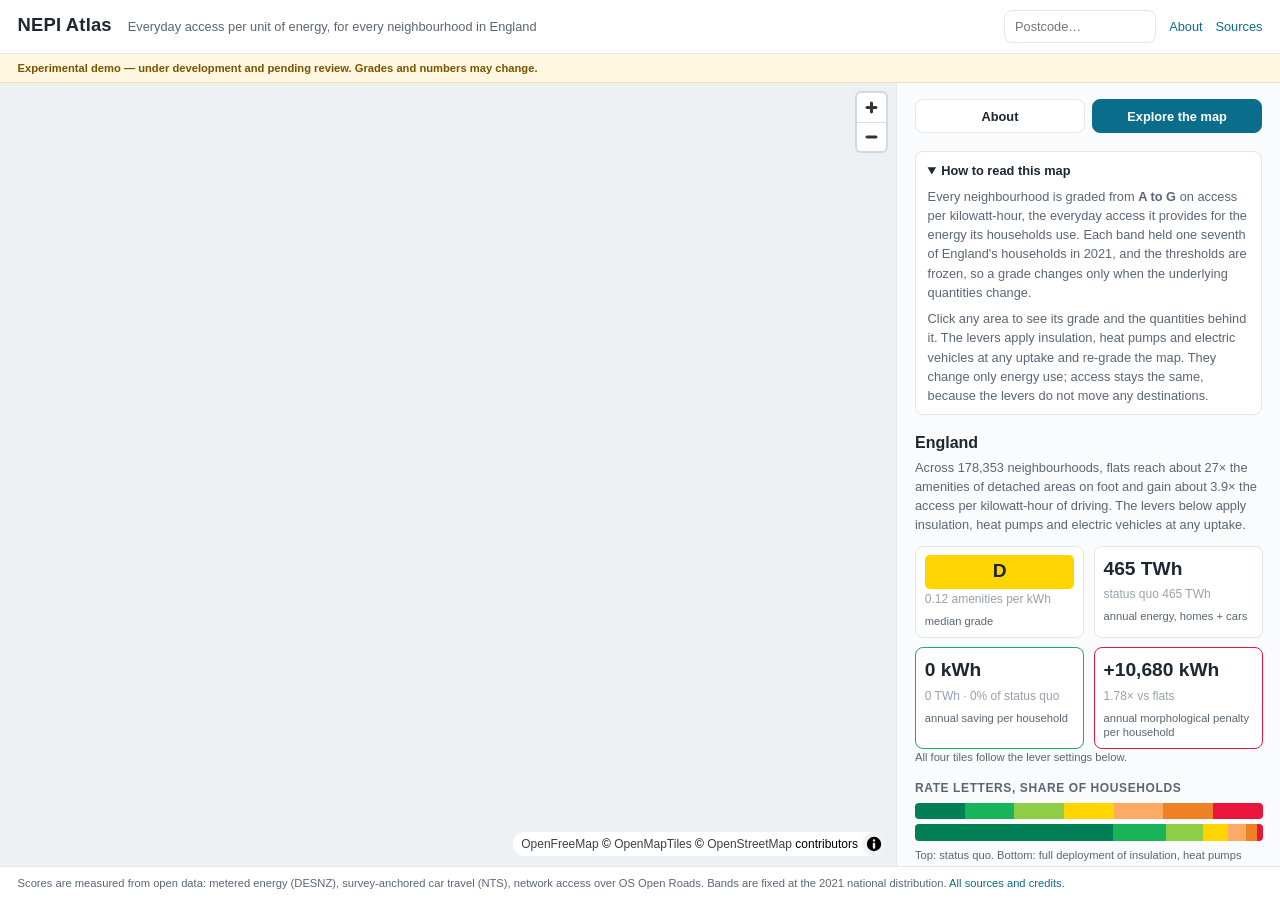
<file: site/index.html>
<!doctype html>
<html lang="en">
<head>
<meta charset="utf-8">
<meta name="viewport" content="width=device-width, initial-scale=1">
<!-- Soft-launch guard: remove at full launch (dissemination/launch_checklist.md) -->
<meta name="robots" content="noindex">
<title>NEPI Atlas — the energy productivity of England's neighbourhoods</title>
<link rel="stylesheet" href="vendor/maplibre-gl.css">
<link rel="stylesheet" href="style.css?v=7">
</head>
<body>
<header>
  <h1>NEPI Atlas</h1>
  <p class="tagline">Everyday access per unit of energy, for every neighbourhood in England</p>
  <nav>
    <input id="search" type="search" placeholder="Postcode…" autocomplete="postal-code" spellcheck="false">
    <a href="about.html" id="nav-about">About</a>
    <a href="sources.html">Sources</a>
  </nav>
</header>
<div class="banner">Experimental demo — under development and pending review. Grades and numbers may change.</div>

<main>
  <div id="map"></div>

  <aside id="panel">
    <div id="panel-tabs">
      <button data-mode="about">About</button>
      <button data-mode="explore">Explore the map</button>
    </div>
    <section id="aboutpane" hidden></section>
    <details id="intro" open>
      <summary>How to read this map</summary>
      <p>Every neighbourhood is graded from <b>A to G</b> on access per kilowatt-hour, the everyday access it provides for the energy its households use. Each band held one seventh of England's households in 2021, and the thresholds are frozen, so a grade changes only when the underlying quantities change.</p>
      <p>Click any area to see its grade and the quantities behind it. The levers apply insulation, heat pumps and electric vehicles at any uptake and re-grade the map. They change only energy use; access stays the same, because the levers do not move any destinations.</p>
    </details>
    <section id="national">
      <h2>England</h2>
      <p id="headline"></p>
      <div class="statrow">
        <div class="stat"><span id="n-median"></span><small id="n-median-sub"></small><label>median grade</label></div>
        <div class="stat"><span id="n-energy"></span><small id="n-energy-sub"></small><label>annual energy, homes + cars</label></div>
        <div class="stat stat-good"><span id="n-saving"></span><small id="n-saving-sub"></small><label>annual saving per household</label></div>
        <div class="stat stat-bad" title="Energy per household in detached-dominant areas against flat-dominant areas, at the current lever settings"><span id="n-lockin"></span><small id="n-lockin-sub"></small><label>annual morphological penalty per household</label></div>
      </div>
      <p class="note">All four tiles follow the lever settings below.</p>
      <h3>Rate letters, share of households</h3>
      <div class="bar" id="bar-current" title="Current"></div>
      <div class="bar" id="bar-potential" title="Full deployment"></div>
      <p class="barnote">Top: status quo. Bottom: full deployment of insulation, heat pumps and electric vehicles. Access does not change in either case.</p>
    </section>

    <section id="controls">
      <h3>Map view</h3>
      <div class="metrics">
        <button data-metric="rate" class="on">Rate</button>
        <button data-metric="energy">Energy</button>
        <button data-metric="access">Access</button>
      </div>
      <p class="note" id="viewdesc"></p>
      <div id="legend"></div>
      <p class="note legendnote" id="legendnote"></p>
      <div id="levers">
        <h3>Technology levers</h3>
        <label>Insulation <output id="o-uf">0%</output>
          <input type="range" id="uf" min="0" max="100" value="0"></label>
        <label>Heat pumps <output id="o-uh">0%</output>
          <input type="range" id="uh" min="0" max="100" value="0"></label>
        <label>Electric vehicles <output id="o-uv">0%</output>
          <input type="range" id="uv" min="0" max="100" value="0"></label>
        <div class="presets">
          <button data-preset="0,0,0">Today</button>
          <button data-preset="50,50,75">CCC 2040</button>
          <button data-preset="100,100,100">Full rollout</button>
        </div>
      </div>
    </section>

    <section id="card" hidden></section>
  </aside>
</main>

<footer>
  <p>Scores are measured from open data: metered energy (DESNZ), survey-anchored car travel (NTS), network access over OS Open Roads. Bands are fixed at the 2021 national distribution. <a href="sources.html">All sources and credits</a>.</p>
</footer>

<script src="vendor/maplibre-gl.js"></script>
<script src="vendor/pmtiles.js"></script>
<script src="app.js?v=19"></script>
</body>
</html>
</file>
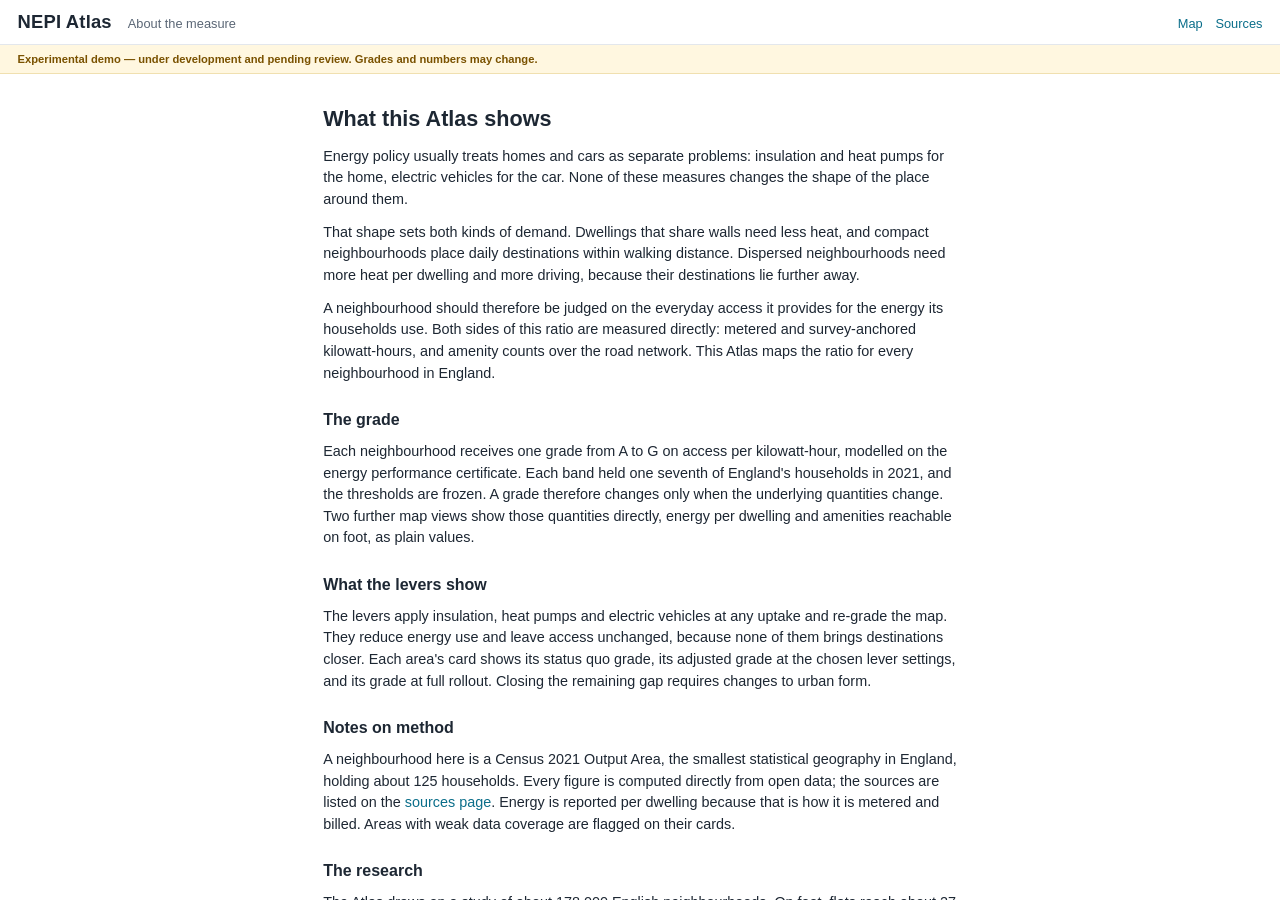
<file: docs/about.html>
<!doctype html>
<html lang="en">
<head>
<meta charset="utf-8">
<meta name="viewport" content="width=device-width, initial-scale=1">
<meta name="robots" content="noindex">
<title>About — NEPI Atlas</title>
<link rel="stylesheet" href="style.css?v=7">
</head>
<body>
<header>
  <h1>NEPI Atlas</h1>
  <p class="tagline">About the measure</p>
  <nav><a href="index.html">Map</a><a href="sources.html">Sources</a></nav>
</header>
<div class="banner">Experimental demo — under development and pending review. Grades and numbers may change.</div>

<div class="prose">
<h1>What this Atlas shows</h1>

<p>Energy policy usually treats homes and cars as separate problems: insulation and heat pumps for the home, electric vehicles for the car. None of these measures changes the shape of the place around them.</p>

<p>That shape sets both kinds of demand. Dwellings that share walls need less heat, and compact neighbourhoods place daily destinations within walking distance. Dispersed neighbourhoods need more heat per dwelling and more driving, because their destinations lie further away.</p>

<p>A neighbourhood should therefore be judged on the everyday access it provides for the energy its households use. Both sides of this ratio are measured directly: metered and survey-anchored kilowatt-hours, and amenity counts over the road network. This Atlas maps the ratio for every neighbourhood in England.</p>

<h2>The grade</h2>

<p>Each neighbourhood receives one grade from A to G on access per kilowatt-hour, modelled on the energy performance certificate. Each band held one seventh of England's households in 2021, and the thresholds are frozen. A grade therefore changes only when the underlying quantities change. Two further map views show those quantities directly, energy per dwelling and amenities reachable on foot, as plain values.</p>

<h2>What the levers show</h2>

<p>The levers apply insulation, heat pumps and electric vehicles at any uptake and re-grade the map. They reduce energy use and leave access unchanged, because none of them brings destinations closer. Each area's card shows its status quo grade, its adjusted grade at the chosen lever settings, and its grade at full rollout. Closing the remaining gap requires changes to urban form.</p>

<h2>Notes on method</h2>

<p>A neighbourhood here is a Census 2021 Output Area, the smallest statistical geography in England, holding about 125 households. Every figure is computed directly from open data; the sources are listed on the <a href="sources.html">sources page</a>. Energy is reported per dwelling because that is how it is metered and billed. Areas with weak data coverage are flagged on their cards.</p>

<h2>The research</h2>

<p>The Atlas draws on a study of about 178,000 English neighbourhoods. On foot, flats reach about 27 times the amenities of detached neighbourhoods. Per kilowatt-hour of driving, flats gain about 3.9 times the access. Full deployment of insulation, heat pumps and electric vehicles closes under a third of the energy gap between compact and dispersed form and none of the access gap. The study is unpublished and under development; links will follow.</p>

<p>Contact: Gareth Simons, Building Stock Lab, UCL Energy Institute, University College London.</p>
</div>
</body>
</html>
</file>
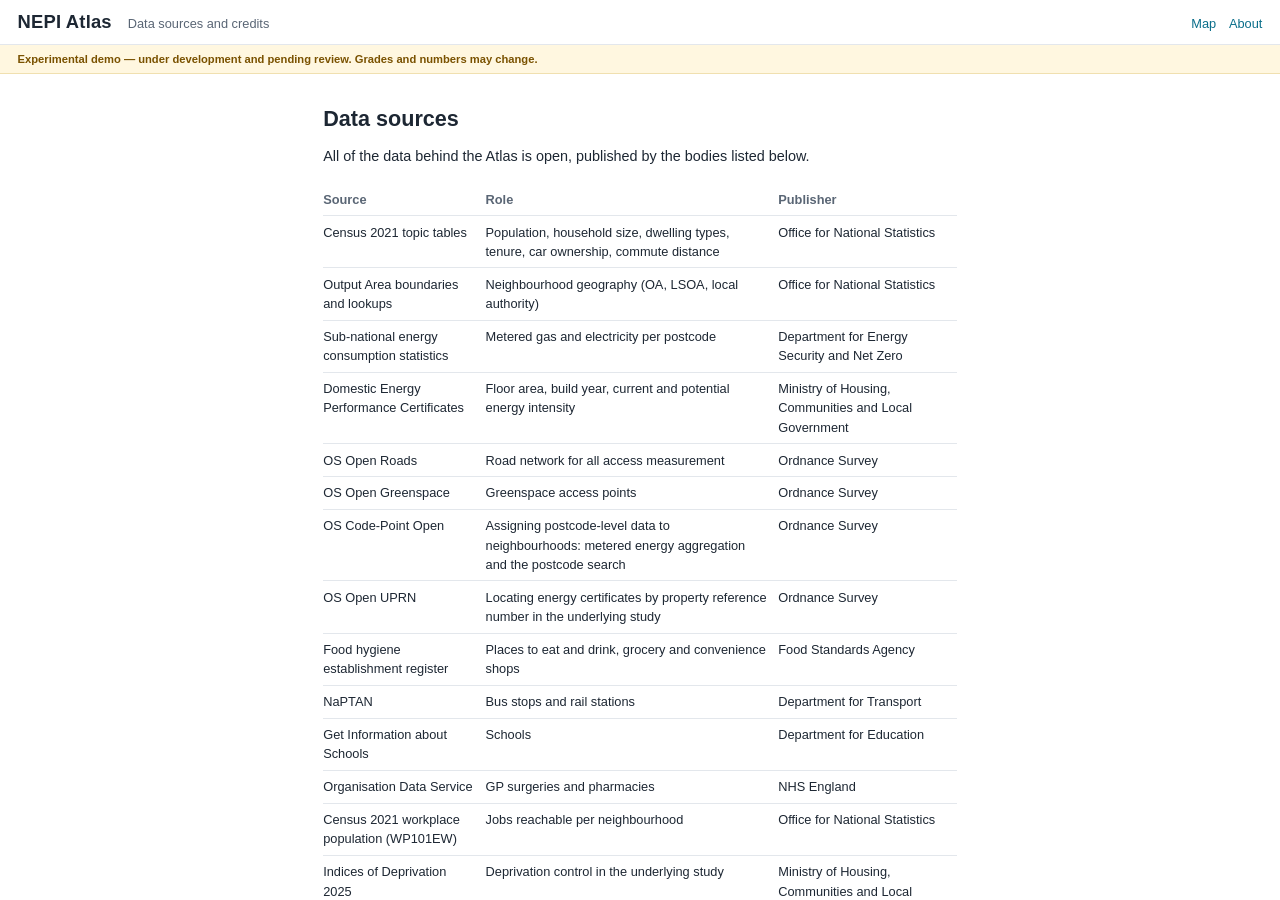
<file: docs/sources.html>
<!doctype html>
<html lang="en">
<head>
<meta charset="utf-8">
<meta name="viewport" content="width=device-width, initial-scale=1">
<meta name="robots" content="noindex">
<title>Data sources — NEPI Atlas</title>
<link rel="stylesheet" href="style.css?v=7">
</head>
<body>
<header>
  <h1>NEPI Atlas</h1>
  <p class="tagline">Data sources and credits</p>
  <nav><a href="index.html">Map</a><a href="about.html">About</a></nav>
</header>
<div class="banner">Experimental demo — under development and pending review. Grades and numbers may change.</div>

<div class="prose">
<h1>Data sources</h1>

<p>All of the data behind the Atlas is open, published by the bodies listed below.</p>

<table class="sourcetable">
<tr><th>Source</th><th>Role</th><th>Publisher</th></tr>
<tr><td>Census 2021 topic tables</td><td>Population, household size, dwelling types, tenure, car ownership, commute distance</td><td>Office for National Statistics</td></tr>
<tr><td>Output Area boundaries and lookups</td><td>Neighbourhood geography (OA, LSOA, local authority)</td><td>Office for National Statistics</td></tr>
<tr><td>Sub-national energy consumption statistics</td><td>Metered gas and electricity per postcode</td><td>Department for Energy Security and Net Zero</td></tr>
<tr><td>Domestic Energy Performance Certificates</td><td>Floor area, build year, current and potential energy intensity</td><td>Ministry of Housing, Communities and Local Government</td></tr>
<tr><td>OS Open Roads</td><td>Road network for all access measurement</td><td>Ordnance Survey</td></tr>
<tr><td>OS Open Greenspace</td><td>Greenspace access points</td><td>Ordnance Survey</td></tr>
<tr><td>OS Code-Point Open</td><td>Assigning postcode-level data to neighbourhoods: metered energy aggregation and the postcode search</td><td>Ordnance Survey</td></tr>
<tr><td>OS Open UPRN</td><td>Locating energy certificates by property reference number in the underlying study</td><td>Ordnance Survey</td></tr>
<tr><td>Food hygiene establishment register</td><td>Places to eat and drink, grocery and convenience shops</td><td>Food Standards Agency</td></tr>
<tr><td>NaPTAN</td><td>Bus stops and rail stations</td><td>Department for Transport</td></tr>
<tr><td>Get Information about Schools</td><td>Schools</td><td>Department for Education</td></tr>
<tr><td>Organisation Data Service</td><td>GP surgeries and pharmacies</td><td>NHS England</td></tr>
<tr><td>Census 2021 workplace population (WP101EW)</td><td>Jobs reachable per neighbourhood</td><td>Office for National Statistics</td></tr>
<tr><td>Indices of Deprivation 2025</td><td>Deprivation control in the underlying study</td><td>Ministry of Housing, Communities and Local Government</td></tr>
<tr><td>Vehicle licensing statistics</td><td>Battery-electric share of the local car fleet</td><td>Department for Transport and DVLA</td></tr>
<tr><td>National Travel Survey (NTS9904)</td><td>Measured car miles per person by rural-urban class</td><td>Department for Transport</td></tr>
<tr><td>Rural-Urban Classification 2021</td><td>Class key for the travel-energy anchor</td><td>Office for National Statistics</td></tr>
<tr><td>HadUK-Grid</td><td>Heating degree days (climate control in the underlying study)</td><td>Met Office</td></tr>
</table>

<h2>Licences</h2>

<p>Contains public sector information licensed under the <a href="https://www.nationalarchives.gov.uk/doc/open-government-licence/version/3/">Open Government Licence v3.0</a>. Contains OS data © Crown copyright and database right 2026. Contains Royal Mail data © Royal Mail copyright and database right 2026 (postcodes, via OS Code-Point Open; no address data is used). Source: Office for National Statistics licensed under the Open Government Licence v3.0. Contains data derived from the Energy Performance of Buildings Register © Crown copyright. HadUK-Grid data © Met Office, used under the Open Government Licence.</p>

<p>The Atlas publishes statistical-area aggregates only: neighbourhood-level medians, counts and grades, area boundaries, and a postcode-to-area index. No addresses, property records or household-level data are re-published.</p>

<h2>Basemap and software</h2>

<p>The basemap is © <a href="https://www.openstreetmap.org/copyright">OpenStreetMap</a> contributors, rendered by <a href="https://carto.com/attributions">CARTO</a>. The map runs on <a href="https://maplibre.org/">MapLibre GL JS</a> with <a href="https://github.com/protomaps/PMTiles">PMTiles</a>; tiles are built with <a href="https://github.com/felt/tippecanoe">tippecanoe</a>. Network access is computed with <a href="https://cityseer.benchmarkurbanism.com/">cityseer</a>.</p>
</div>
</body>
</html>
</file>
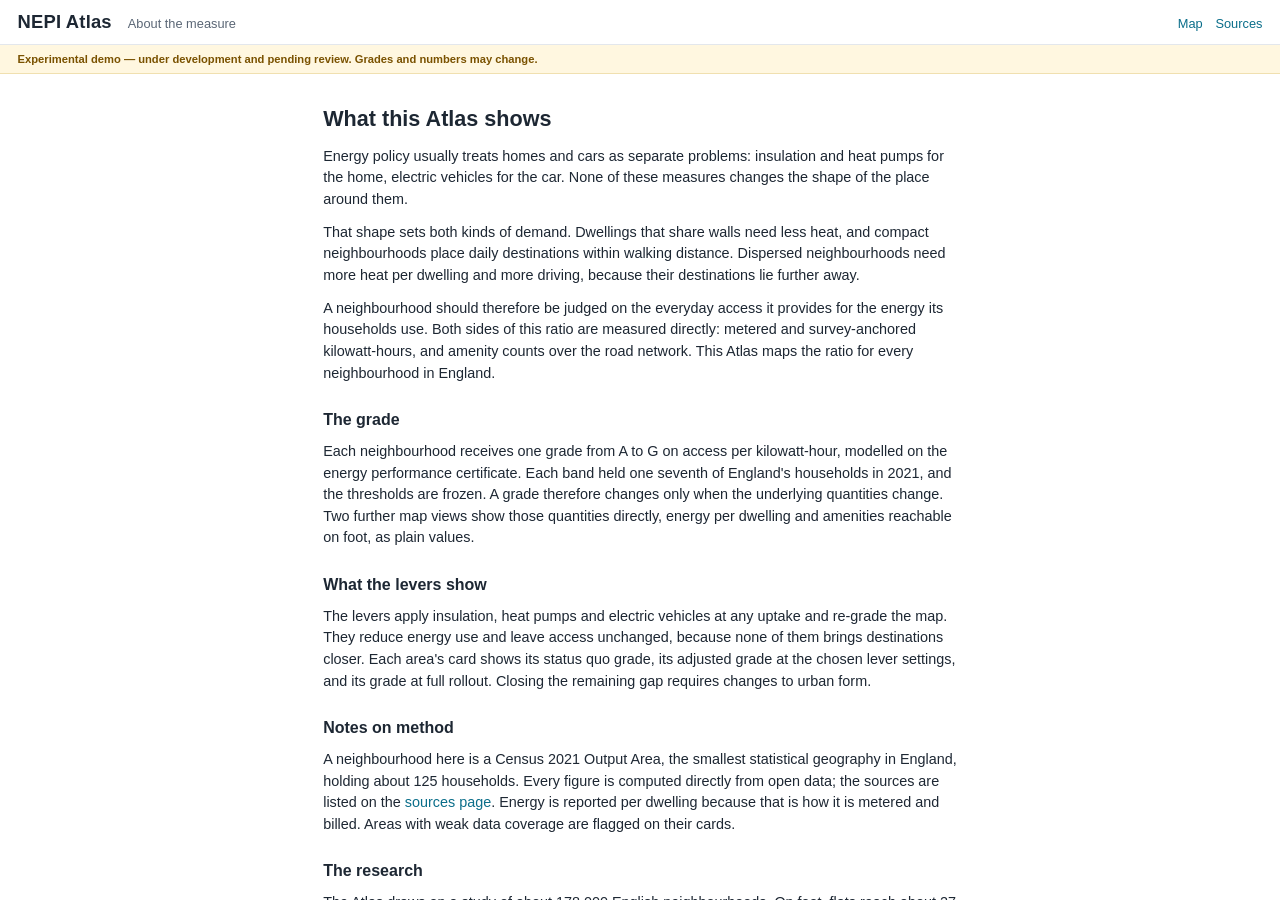
<file: site/about.html>
<!doctype html>
<html lang="en">
<head>
<meta charset="utf-8">
<meta name="viewport" content="width=device-width, initial-scale=1">
<meta name="robots" content="noindex">
<title>About — NEPI Atlas</title>
<link rel="stylesheet" href="style.css?v=7">
</head>
<body>
<header>
  <h1>NEPI Atlas</h1>
  <p class="tagline">About the measure</p>
  <nav><a href="index.html">Map</a><a href="sources.html">Sources</a></nav>
</header>
<div class="banner">Experimental demo — under development and pending review. Grades and numbers may change.</div>

<div class="prose">
<h1>What this Atlas shows</h1>

<p>Energy policy usually treats homes and cars as separate problems: insulation and heat pumps for the home, electric vehicles for the car. None of these measures changes the shape of the place around them.</p>

<p>That shape sets both kinds of demand. Dwellings that share walls need less heat, and compact neighbourhoods place daily destinations within walking distance. Dispersed neighbourhoods need more heat per dwelling and more driving, because their destinations lie further away.</p>

<p>A neighbourhood should therefore be judged on the everyday access it provides for the energy its households use. Both sides of this ratio are measured directly: metered and survey-anchored kilowatt-hours, and amenity counts over the road network. This Atlas maps the ratio for every neighbourhood in England.</p>

<h2>The grade</h2>

<p>Each neighbourhood receives one grade from A to G on access per kilowatt-hour, modelled on the energy performance certificate. Each band held one seventh of England's households in 2021, and the thresholds are frozen. A grade therefore changes only when the underlying quantities change. Two further map views show those quantities directly, energy per dwelling and amenities reachable on foot, as plain values.</p>

<h2>What the levers show</h2>

<p>The levers apply insulation, heat pumps and electric vehicles at any uptake and re-grade the map. They reduce energy use and leave access unchanged, because none of them brings destinations closer. Each area's card shows its status quo grade, its adjusted grade at the chosen lever settings, and its grade at full rollout. Closing the remaining gap requires changes to urban form.</p>

<h2>Notes on method</h2>

<p>A neighbourhood here is a Census 2021 Output Area, the smallest statistical geography in England, holding about 125 households. Every figure is computed directly from open data; the sources are listed on the <a href="sources.html">sources page</a>. Energy is reported per dwelling because that is how it is metered and billed. Areas with weak data coverage are flagged on their cards.</p>

<h2>The research</h2>

<p>The Atlas draws on a study of about 178,000 English neighbourhoods. On foot, flats reach about 27 times the amenities of detached neighbourhoods. Per kilowatt-hour of driving, flats gain about 3.9 times the access. Full deployment of insulation, heat pumps and electric vehicles closes under a third of the energy gap between compact and dispersed form and none of the access gap. The study is unpublished and under development; links will follow.</p>

<p>Contact: Gareth TODO, Building Stock Lab, UCL Energy Institute, University College London.</p>
</div>
</body>
</html>
</file>
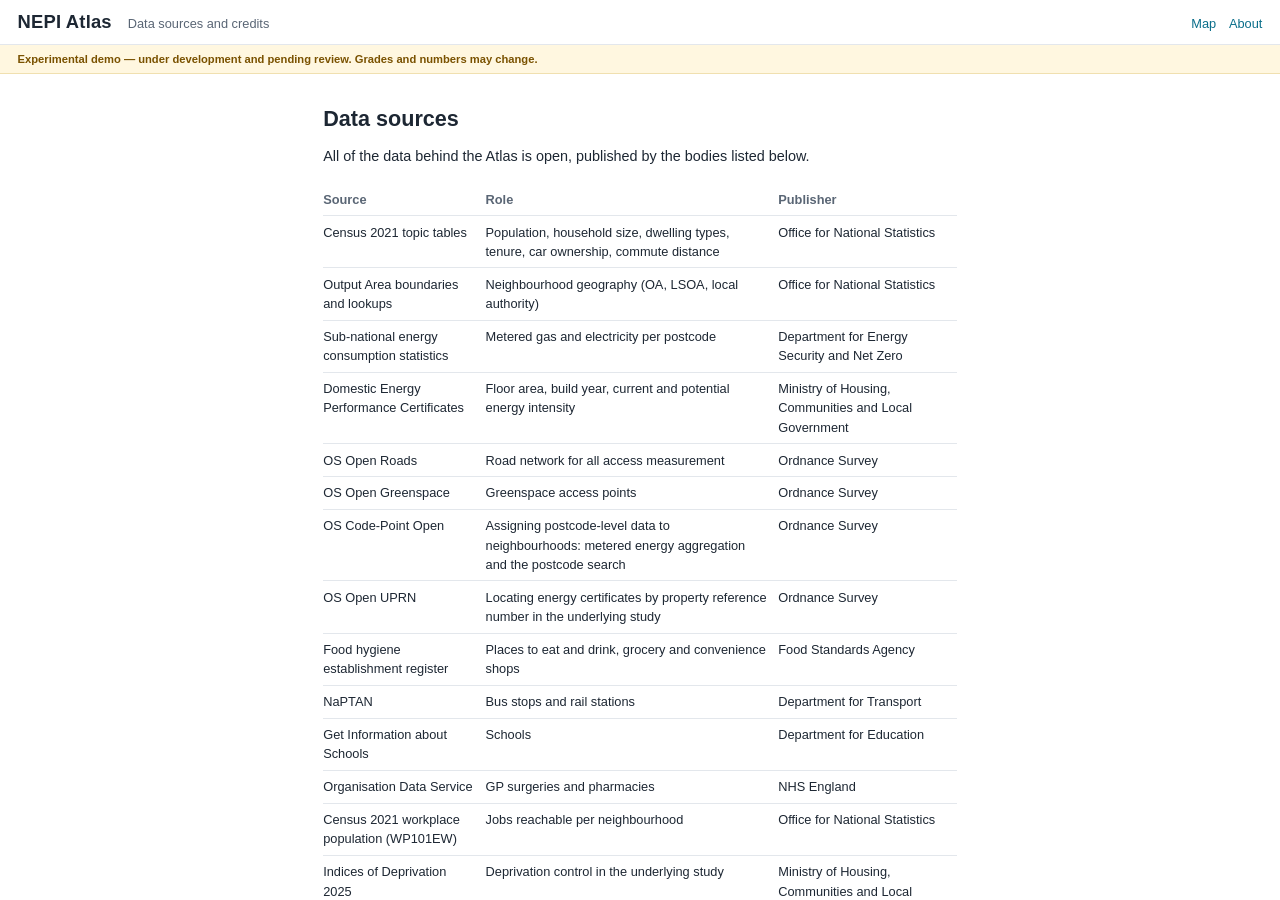
<file: site/sources.html>
<!doctype html>
<html lang="en">
<head>
<meta charset="utf-8">
<meta name="viewport" content="width=device-width, initial-scale=1">
<meta name="robots" content="noindex">
<title>Data sources — NEPI Atlas</title>
<link rel="stylesheet" href="style.css?v=7">
</head>
<body>
<header>
  <h1>NEPI Atlas</h1>
  <p class="tagline">Data sources and credits</p>
  <nav><a href="index.html">Map</a><a href="about.html">About</a></nav>
</header>
<div class="banner">Experimental demo — under development and pending review. Grades and numbers may change.</div>

<div class="prose">
<h1>Data sources</h1>

<p>All of the data behind the Atlas is open, published by the bodies listed below.</p>

<table class="sourcetable">
<tr><th>Source</th><th>Role</th><th>Publisher</th></tr>
<tr><td>Census 2021 topic tables</td><td>Population, household size, dwelling types, tenure, car ownership, commute distance</td><td>Office for National Statistics</td></tr>
<tr><td>Output Area boundaries and lookups</td><td>Neighbourhood geography (OA, LSOA, local authority)</td><td>Office for National Statistics</td></tr>
<tr><td>Sub-national energy consumption statistics</td><td>Metered gas and electricity per postcode</td><td>Department for Energy Security and Net Zero</td></tr>
<tr><td>Domestic Energy Performance Certificates</td><td>Floor area, build year, current and potential energy intensity</td><td>Ministry of Housing, Communities and Local Government</td></tr>
<tr><td>OS Open Roads</td><td>Road network for all access measurement</td><td>Ordnance Survey</td></tr>
<tr><td>OS Open Greenspace</td><td>Greenspace access points</td><td>Ordnance Survey</td></tr>
<tr><td>OS Code-Point Open</td><td>Assigning postcode-level data to neighbourhoods: metered energy aggregation and the postcode search</td><td>Ordnance Survey</td></tr>
<tr><td>OS Open UPRN</td><td>Locating energy certificates by property reference number in the underlying study</td><td>Ordnance Survey</td></tr>
<tr><td>Food hygiene establishment register</td><td>Places to eat and drink, grocery and convenience shops</td><td>Food Standards Agency</td></tr>
<tr><td>NaPTAN</td><td>Bus stops and rail stations</td><td>Department for Transport</td></tr>
<tr><td>Get Information about Schools</td><td>Schools</td><td>Department for Education</td></tr>
<tr><td>Organisation Data Service</td><td>GP surgeries and pharmacies</td><td>NHS England</td></tr>
<tr><td>Census 2021 workplace population (WP101EW)</td><td>Jobs reachable per neighbourhood</td><td>Office for National Statistics</td></tr>
<tr><td>Indices of Deprivation 2025</td><td>Deprivation control in the underlying study</td><td>Ministry of Housing, Communities and Local Government</td></tr>
<tr><td>Vehicle licensing statistics</td><td>Battery-electric share of the local car fleet</td><td>Department for Transport and DVLA</td></tr>
<tr><td>National Travel Survey (NTS9904)</td><td>Measured car miles per person by rural-urban class</td><td>Department for Transport</td></tr>
<tr><td>Rural-Urban Classification 2021</td><td>Class key for the travel-energy anchor</td><td>Office for National Statistics</td></tr>
<tr><td>HadUK-Grid</td><td>Heating degree days (climate control in the underlying study)</td><td>Met Office</td></tr>
</table>

<h2>Licences</h2>

<p>Contains public sector information licensed under the <a href="https://www.nationalarchives.gov.uk/doc/open-government-licence/version/3/">Open Government Licence v3.0</a>. Contains OS data © Crown copyright and database right 2026. Contains Royal Mail data © Royal Mail copyright and database right 2026 (postcodes, via OS Code-Point Open; no address data is used). Source: Office for National Statistics licensed under the Open Government Licence v3.0. Contains data derived from the Energy Performance of Buildings Register © Crown copyright. HadUK-Grid data © Met Office, used under the Open Government Licence.</p>

<p>The Atlas publishes statistical-area aggregates only: neighbourhood-level medians, counts and grades, area boundaries, and a postcode-to-area index. No addresses, property records or household-level data are re-published.</p>

<h2>Basemap and software</h2>

<p>The basemap is <a href="https://openfreemap.org">OpenFreeMap</a>'s Positron style, © <a href="https://www.openmaptiles.org/">OpenMapTiles</a> and © <a href="https://www.openstreetmap.org/copyright">OpenStreetMap</a> contributors. The map runs on <a href="https://maplibre.org/">MapLibre GL JS</a> with <a href="https://github.com/protomaps/PMTiles">PMTiles</a>; tiles are built with <a href="https://github.com/felt/tippecanoe">tippecanoe</a>. Network access is computed with <a href="https://cityseer.benchmarkurbanism.com/">cityseer</a>.</p>
</div>
</body>
</html>
</file>
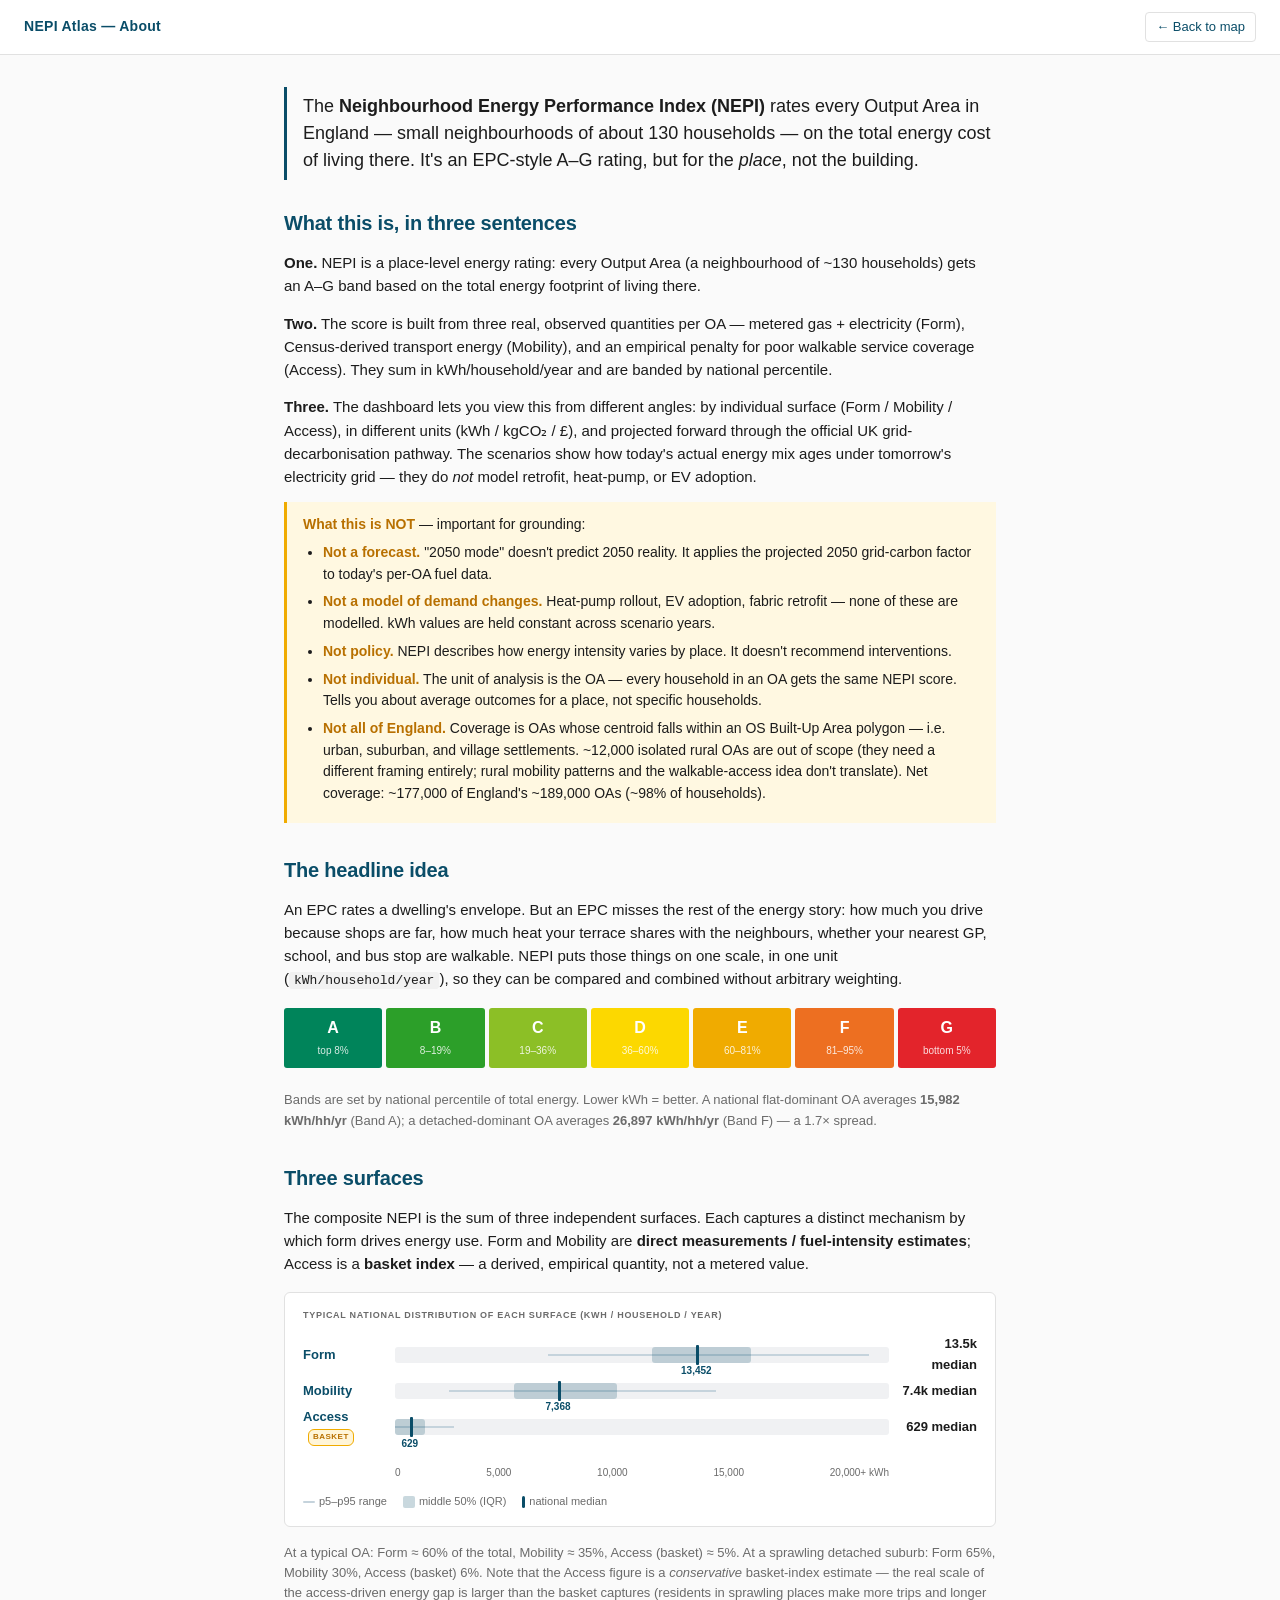
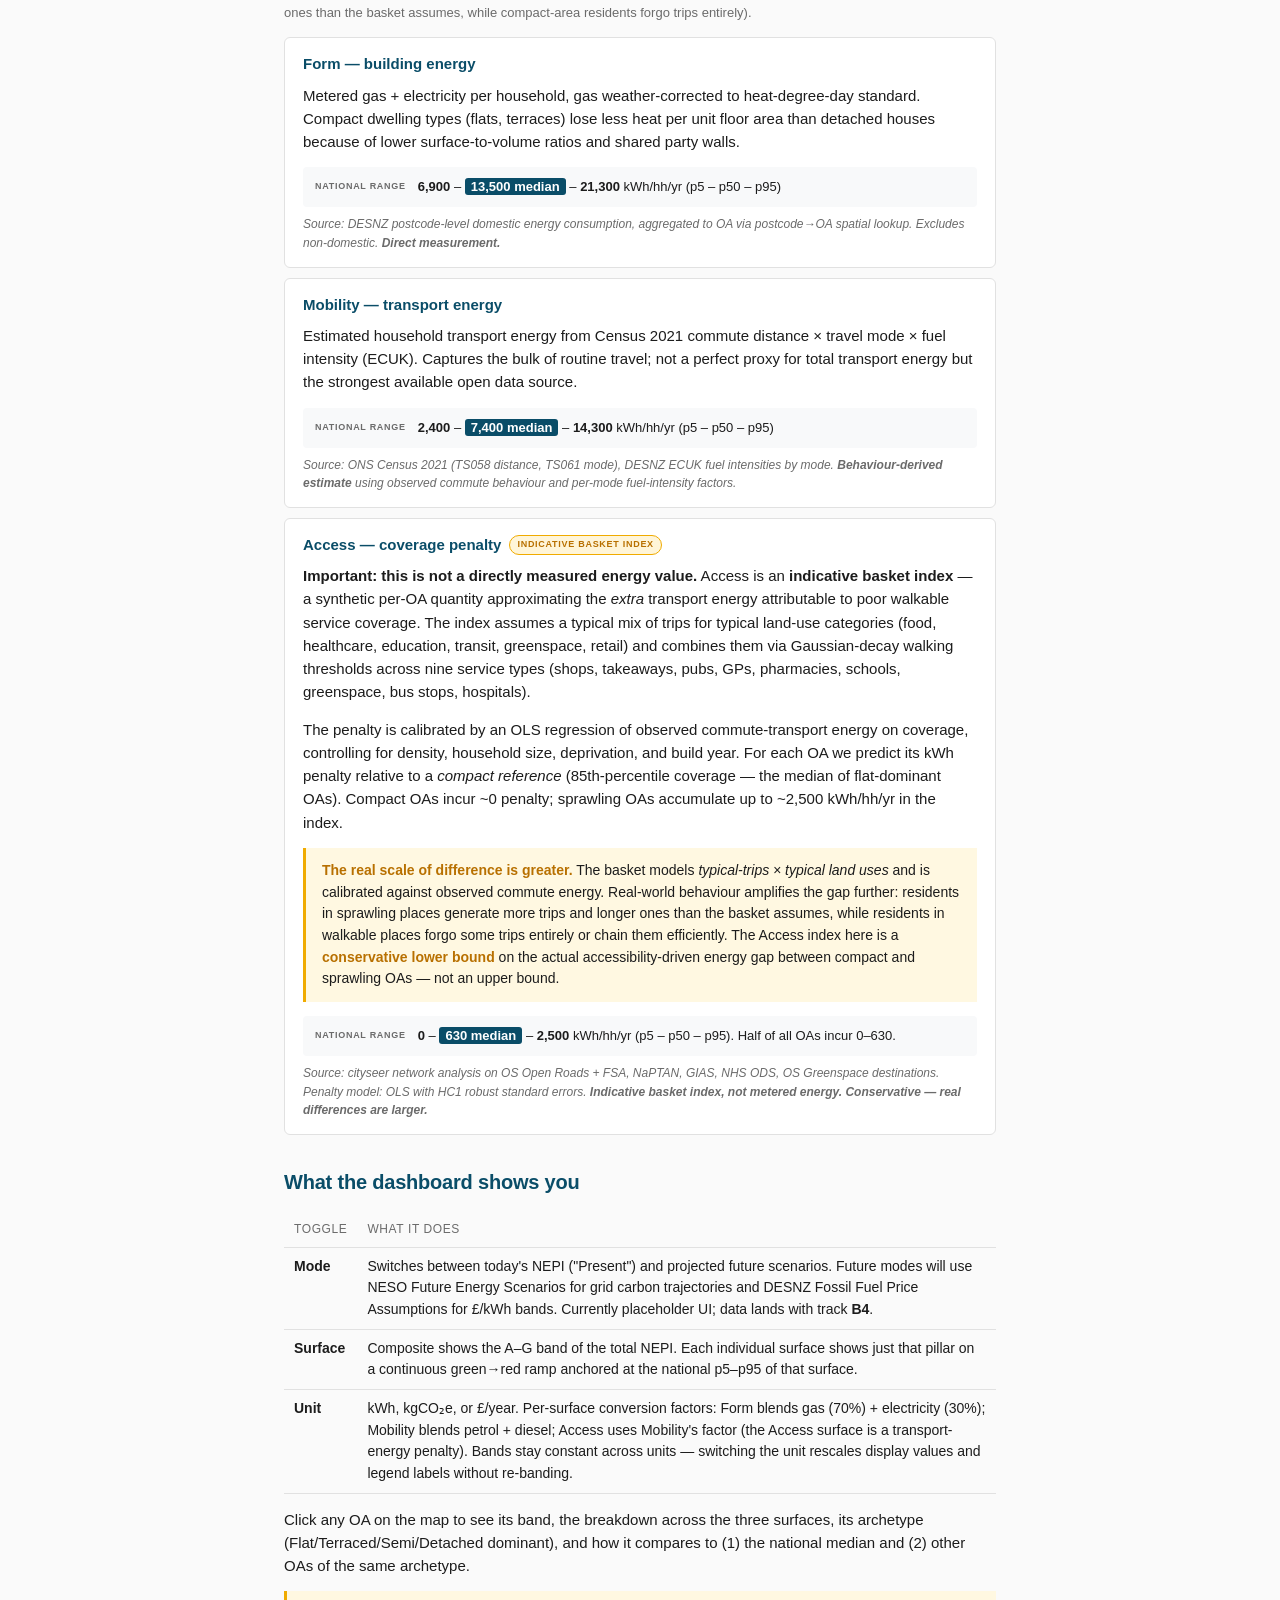
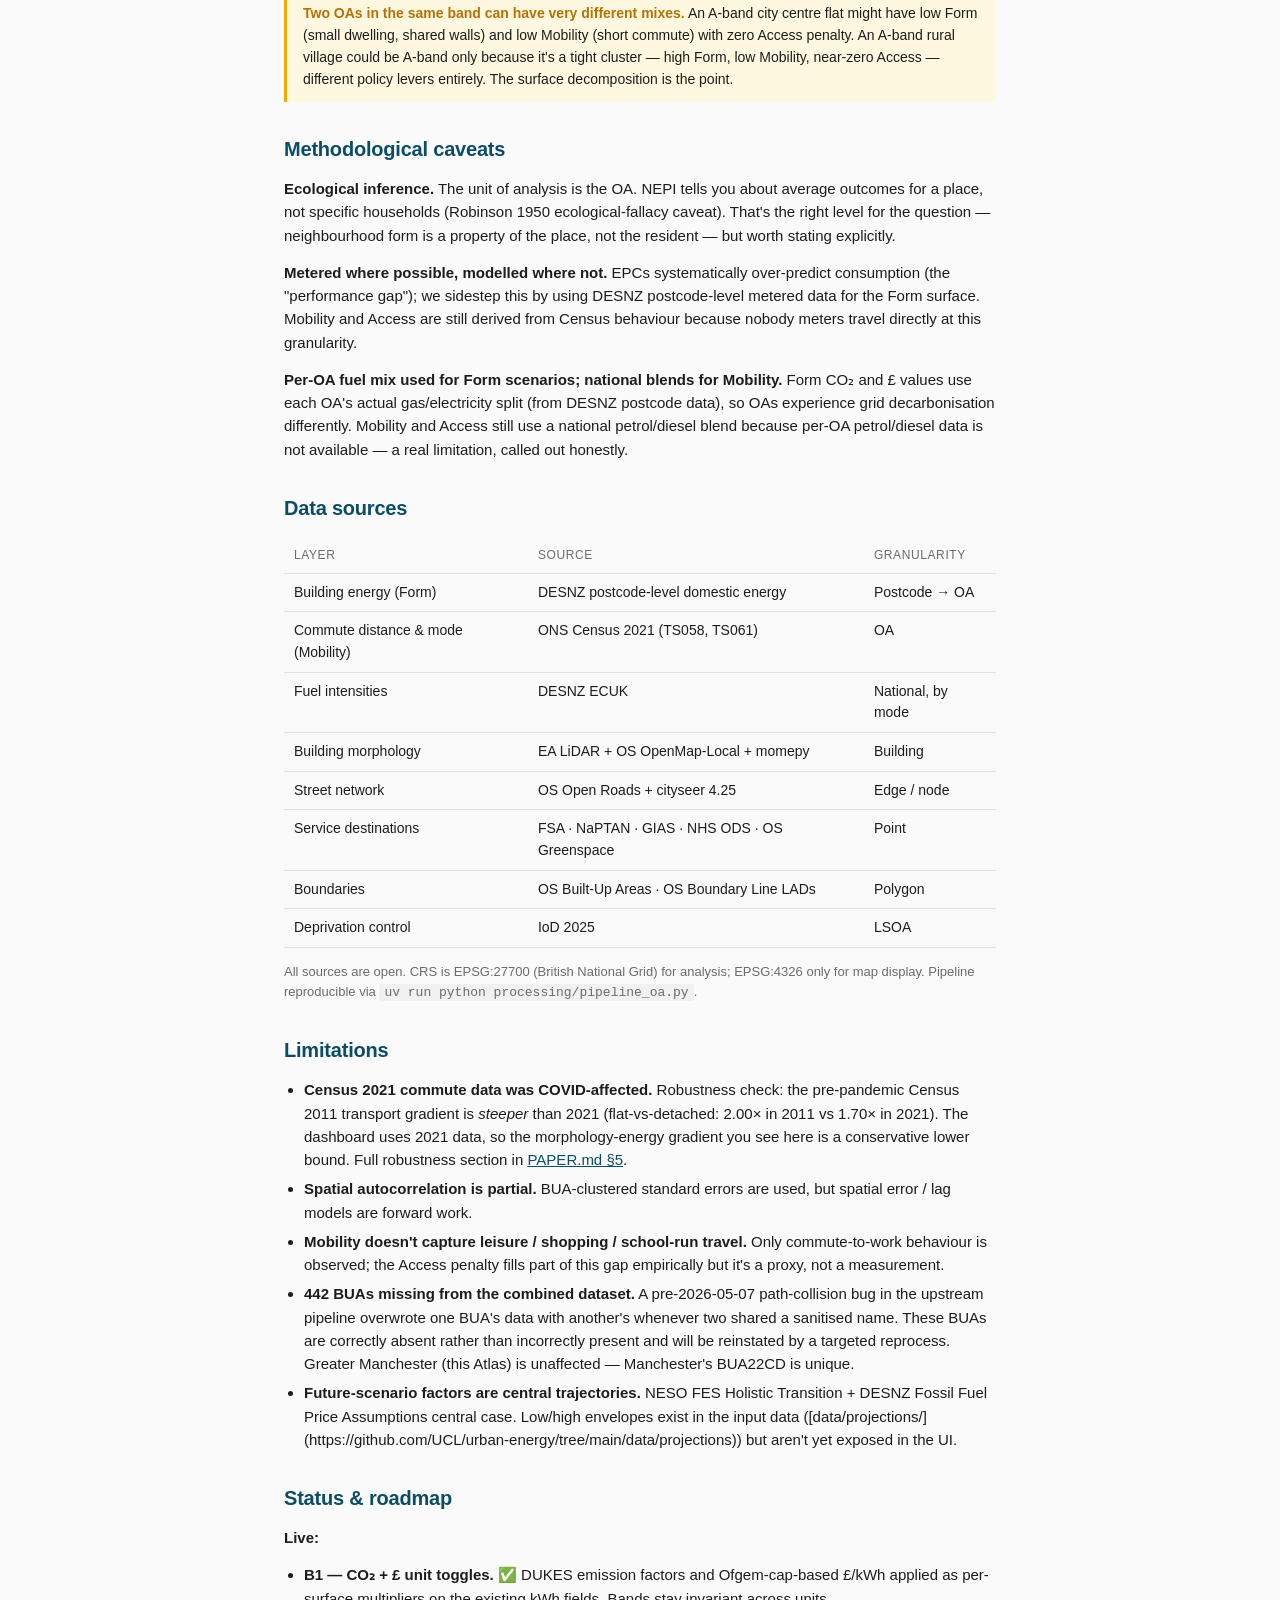
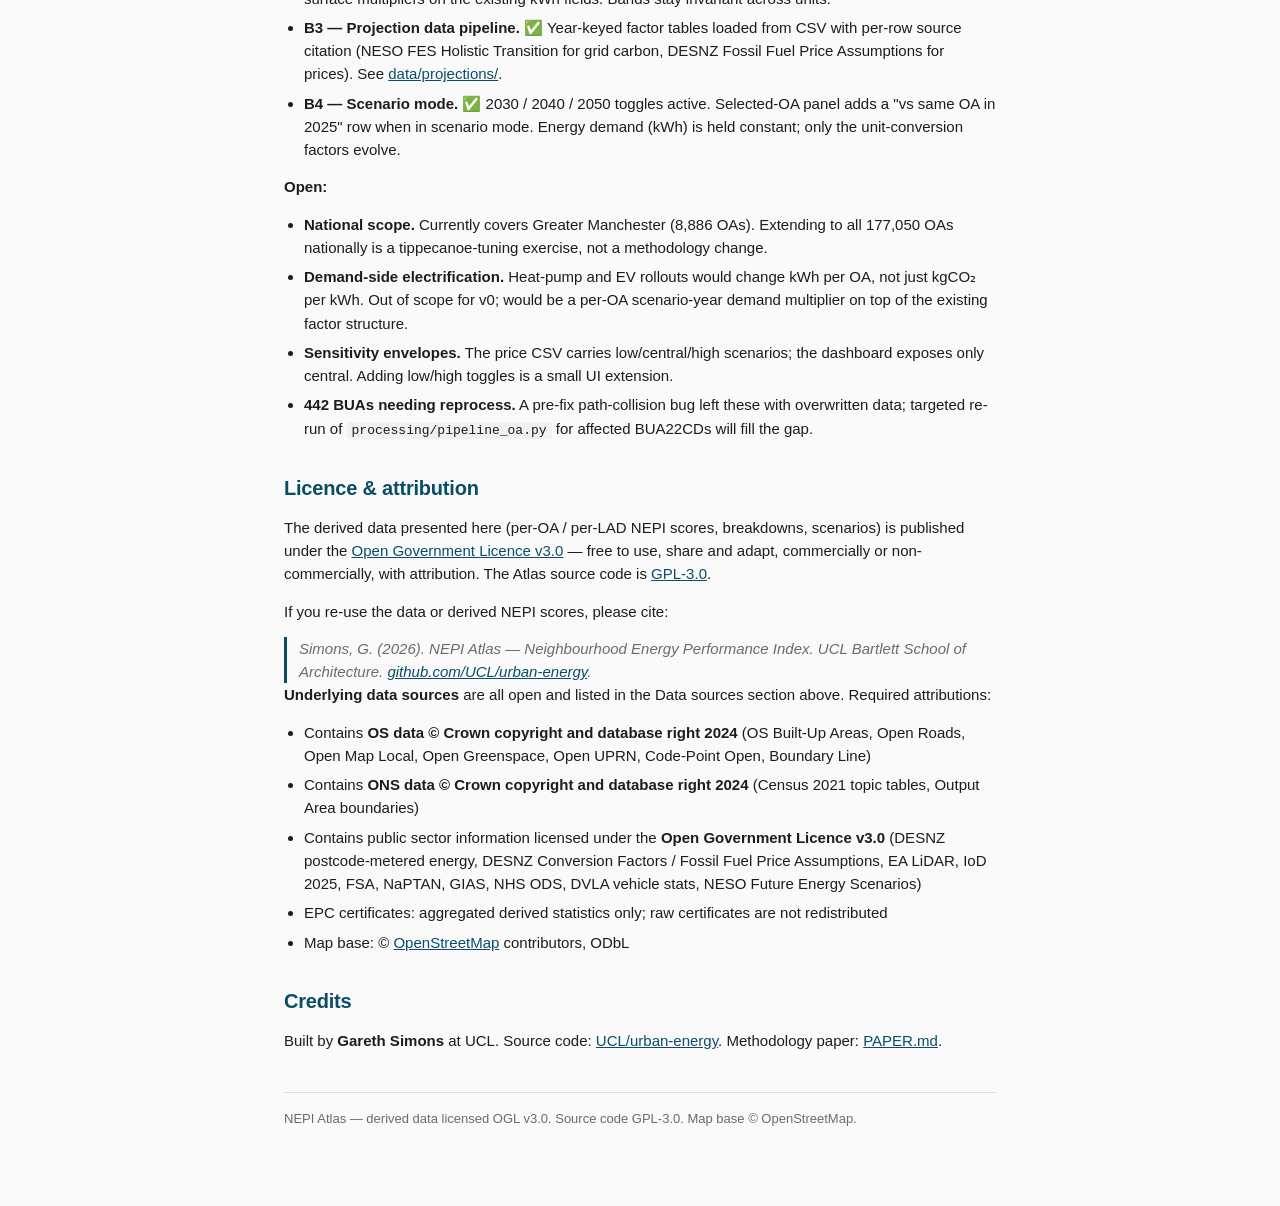
<file: docs/atlas/about.html>
<!DOCTYPE html>
<html lang="en">
<head>
<meta charset="utf-8">
<title>About — NEPI Atlas</title>
<meta name="viewport" content="width=device-width, initial-scale=1">
<style>
:root {
  --bg: #fafafa;
  --fg: #1c1c1c;
  --muted: #6b6b6b;
  --border: #e1e1e1;
  --panel-bg: #ffffff;
  --accent: #0a4d68;
  --band-A: #00845A; --band-B: #2C9F29; --band-C: #8CBF26;
  --band-D: #FCD800; --band-E: #F0AB00; --band-F: #ED6F21;
  --band-G: #E3242B;
}
* { box-sizing: border-box; margin: 0; padding: 0; }
html, body { height: 100%; }
body {
  font-family: -apple-system, BlinkMacSystemFont, "Segoe UI", Roboto, sans-serif;
  font-size: 15px;
  line-height: 1.55;
  color: var(--fg);
  background: var(--bg);
}

header {
  background: var(--panel-bg);
  border-bottom: 1px solid var(--border);
  padding: 12px 24px;
  display: flex;
  align-items: center;
  justify-content: space-between;
}
header h1 {
  font-size: 14px;
  font-weight: 600;
  color: var(--accent);
  letter-spacing: 0.02em;
}
header a {
  font-size: 13px;
  color: var(--accent);
  text-decoration: none;
  border: 1px solid var(--border);
  padding: 4px 10px;
  border-radius: 4px;
}
header a:hover { background: #f1f1f1; }

main {
  max-width: 760px;
  margin: 0 auto;
  padding: 32px 24px 80px;
}

h2 {
  font-size: 20px;
  font-weight: 600;
  color: var(--accent);
  margin: 32px 0 12px;
  letter-spacing: -0.01em;
}
h2:first-of-type { margin-top: 0; }
h3 {
  font-size: 15px;
  font-weight: 600;
  margin: 20px 0 8px;
}
p { margin-bottom: 14px; }
ul, ol { padding-left: 20px; margin-bottom: 14px; }
ul li, ol li { margin-bottom: 6px; }
strong { font-weight: 600; }
em { font-style: italic; }
code {
  font-family: ui-monospace, "SF Mono", Menlo, monospace;
  font-size: 13px;
  background: #f1f1f1;
  padding: 1px 5px;
  border-radius: 3px;
}
a { color: var(--accent); }

.hero {
  font-size: 18px;
  line-height: 1.5;
  color: var(--fg);
  border-left: 3px solid var(--accent);
  padding: 6px 0 6px 16px;
  margin-bottom: 28px;
}

.bands-row {
  display: grid;
  grid-template-columns: repeat(7, 1fr);
  gap: 4px;
  margin: 16px 0 22px;
}
.bands-row .band {
  text-align: center;
  padding: 8px 6px;
  font-size: 13px;
  color: white;
  border-radius: 3px;
}
.bands-row .band .letter { font-weight: 700; font-size: 16px; display: block; }
.bands-row .band .pct { font-size: 10px; opacity: 0.85; }

.surface-card {
  background: var(--panel-bg);
  border: 1px solid var(--border);
  border-radius: 6px;
  padding: 14px 18px;
  margin: 10px 0;
  position: relative;
}
.surface-card h3 {
  color: var(--accent);
  margin-top: 0;
  display: flex;
  align-items: center;
  gap: 8px;
}
.surface-card .basket-tag {
  display: inline-block;
  background: #fff5d8;
  color: #b87000;
  border: 1px solid #f0ab00;
  font-size: 9px;
  font-weight: 700;
  text-transform: uppercase;
  letter-spacing: 0.08em;
  padding: 2px 7px;
  border-radius: 10px;
}
.surface-card .source {
  font-size: 12px;
  color: var(--muted);
  margin-top: 8px;
  font-style: italic;
}
.surface-card .typical {
  margin: 12px 0 8px;
  padding: 10px 12px;
  background: #f8f9fa;
  border-radius: 4px;
  font-size: 13px;
  display: grid;
  grid-template-columns: auto 1fr;
  gap: 12px;
  align-items: center;
}
.surface-card .typical .label {
  font-size: 9px;
  text-transform: uppercase;
  letter-spacing: 0.08em;
  color: var(--muted);
  font-weight: 700;
  white-space: nowrap;
}
.surface-card .typical .stats {
  font-variant-numeric: tabular-nums;
}
.surface-card .typical .stats strong { color: var(--fg); font-weight: 700; }
.surface-card .typical .stats .median {
  background: var(--accent);
  color: white;
  padding: 1px 6px;
  border-radius: 3px;
  font-weight: 700;
}

/* Comparative distribution chart — all three surfaces on a shared axis */
.dist-chart {
  background: var(--panel-bg);
  border: 1px solid var(--border);
  border-radius: 6px;
  padding: 16px 18px;
  margin: 16px 0;
}
.dist-chart .title {
  font-size: 9px;
  text-transform: uppercase;
  letter-spacing: 0.08em;
  color: var(--muted);
  font-weight: 700;
  margin-bottom: 12px;
}
.dist-row {
  display: grid;
  grid-template-columns: 80px 1fr 76px;
  align-items: center;
  gap: 12px;
  margin: 6px 0;
}
.dist-row .surface-name {
  font-size: 13px;
  font-weight: 700;
  color: var(--accent);
}
.dist-row .surface-name.basket::after {
  content: 'BASKET';
  display: inline-block;
  background: #fff5d8;
  color: #b87000;
  font-size: 8px;
  font-weight: 700;
  letter-spacing: 0.06em;
  padding: 1px 4px;
  border-radius: 6px;
  margin-left: 5px;
  vertical-align: middle;
  border: 1px solid #f0ab00;
}
.dist-row .surface-track {
  position: relative;
  height: 16px;
  background: #f0f1f3;
  border-radius: 3px;
}
.dist-row .surface-whisker {
  position: absolute;
  top: 50%;
  height: 2px;
  background: #c5d3dc;
  transform: translateY(-50%);
}
.dist-row .surface-iqr {
  position: absolute;
  top: 0; bottom: 0;
  background: rgba(10, 77, 104, 0.22);
  border-radius: 3px;
}
.dist-row .surface-median {
  position: absolute;
  top: -2px; bottom: -2px;
  width: 3px;
  background: var(--accent);
  border-radius: 1px;
}
.dist-row .surface-median-label {
  position: absolute;
  bottom: -16px;
  font-size: 10px;
  color: var(--accent);
  font-weight: 700;
  font-variant-numeric: tabular-nums;
  transform: translateX(-50%);
  white-space: nowrap;
}
.dist-row .median-num {
  font-size: 13px;
  font-weight: 700;
  color: var(--fg);
  font-variant-numeric: tabular-nums;
  text-align: right;
}
.dist-axis {
  display: flex;
  justify-content: space-between;
  margin-top: 18px;
  padding-left: 92px;
  padding-right: 88px;
  font-size: 10px;
  color: var(--muted);
  font-variant-numeric: tabular-nums;
}
.dist-legend {
  display: flex;
  gap: 16px;
  margin-top: 12px;
  font-size: 11px;
  color: var(--muted);
}
.dist-legend .swatch {
  display: inline-block;
  width: 12px;
  height: 12px;
  border-radius: 2px;
  vertical-align: middle;
  margin-right: 4px;
}
.dist-legend .swatch.iqr { background: rgba(10, 77, 104, 0.22); }
.dist-legend .swatch.med { background: var(--accent); width: 3px; height: 12px; }
.dist-legend .swatch.whisker { background: #c5d3dc; height: 2px; vertical-align: middle; }

table {
  width: 100%;
  border-collapse: collapse;
  margin: 14px 0;
  font-size: 14px;
}
th, td {
  border-bottom: 1px solid var(--border);
  padding: 8px 10px;
  text-align: left;
  vertical-align: top;
}
th { color: var(--muted); font-weight: 500; font-size: 12px; text-transform: uppercase; letter-spacing: 0.05em; }

.callout {
  background: #fff8e1;
  border-left: 3px solid #f0ab00;
  padding: 12px 16px;
  margin: 14px 0;
  font-size: 14px;
}
.callout strong { color: #b87000; }

.muted { color: var(--muted); font-size: 13px; }

footer {
  border-top: 1px solid var(--border);
  margin-top: 40px;
  padding-top: 16px;
  font-size: 13px;
  color: var(--muted);
}
</style>
</head>
<body>

<header>
  <h1>NEPI Atlas — About</h1>
  <a href="index.html">← Back to map</a>
</header>

<main>

<p class="hero">
  The <strong>Neighbourhood Energy Performance Index (NEPI)</strong> rates every Output Area in England — small neighbourhoods of about 130 households — on the total energy cost of living there. It's an EPC-style A–G rating, but for the <em>place</em>, not the building.
</p>

<h2>What this is, in three sentences</h2>

<p>
  <strong>One.</strong> NEPI is a place-level energy rating: every Output Area
  (a neighbourhood of ~130 households) gets an A–G band based on the total
  energy footprint of living there.
</p>

<p>
  <strong>Two.</strong> The score is built from three real, observed quantities
  per OA — metered gas + electricity (Form), Census-derived transport energy
  (Mobility), and an empirical penalty for poor walkable service coverage
  (Access). They sum in kWh/household/year and are banded by national
  percentile.
</p>

<p>
  <strong>Three.</strong> The dashboard lets you view this from different
  angles: by individual surface (Form / Mobility / Access), in different units
  (kWh / kgCO₂ / £), and projected forward through the official UK
  grid-decarbonisation pathway. The scenarios show how today's actual energy
  mix ages under tomorrow's electricity grid — they do <em>not</em> model
  retrofit, heat-pump, or EV adoption.
</p>

<div class="callout">
  <strong>What this is NOT</strong> — important for grounding:
  <ul style="margin-top: 6px; margin-bottom: 0;">
    <li><strong>Not a forecast.</strong> "2050 mode" doesn't predict 2050 reality. It applies the projected 2050 grid-carbon factor to today's per-OA fuel data.</li>
    <li><strong>Not a model of demand changes.</strong> Heat-pump rollout, EV adoption, fabric retrofit — none of these are modelled. kWh values are held constant across scenario years.</li>
    <li><strong>Not policy.</strong> NEPI describes how energy intensity varies by place. It doesn't recommend interventions.</li>
    <li><strong>Not individual.</strong> The unit of analysis is the OA — every household in an OA gets the same NEPI score. Tells you about average outcomes for a place, not specific households.</li>
    <li><strong>Not all of England.</strong> Coverage is OAs whose centroid falls within an OS Built-Up Area polygon — i.e. urban, suburban, and village settlements. ~12,000 isolated rural OAs are out of scope (they need a different framing entirely; rural mobility patterns and the walkable-access idea don't translate). Net coverage: ~177,000 of England's ~189,000 OAs (~98% of households).</li>
  </ul>
</div>

<h2>The headline idea</h2>

<p>
  An EPC rates a dwelling's envelope. But an EPC misses the rest of the energy story: how much you drive because shops are far, how much heat your terrace shares with the neighbours, whether your nearest GP, school, and bus stop are walkable. NEPI puts those things on one scale, in one unit (<code>kWh/household/year</code>), so they can be compared and combined without arbitrary weighting.
</p>

<div class="bands-row">
  <div class="band" style="background: var(--band-A)"><span class="letter">A</span><span class="pct">top 8%</span></div>
  <div class="band" style="background: var(--band-B)"><span class="letter">B</span><span class="pct">8–19%</span></div>
  <div class="band" style="background: var(--band-C)"><span class="letter">C</span><span class="pct">19–36%</span></div>
  <div class="band" style="background: var(--band-D)"><span class="letter">D</span><span class="pct">36–60%</span></div>
  <div class="band" style="background: var(--band-E)"><span class="letter">E</span><span class="pct">60–81%</span></div>
  <div class="band" style="background: var(--band-F)"><span class="letter">F</span><span class="pct">81–95%</span></div>
  <div class="band" style="background: var(--band-G)"><span class="letter">G</span><span class="pct">bottom 5%</span></div>
</div>

<p class="muted">
  Bands are set by national percentile of total energy. Lower kWh = better.
  A national flat-dominant OA averages <strong>15,982 kWh/hh/yr</strong> (Band A); a detached-dominant OA averages <strong>26,897 kWh/hh/yr</strong> (Band F) — a 1.7× spread.
</p>

<h2>Three surfaces</h2>

<p>
  The composite NEPI is the sum of three independent surfaces. Each captures a distinct mechanism by which form drives energy use. Form and Mobility are <strong>direct measurements / fuel-intensity estimates</strong>; Access is a <strong>basket index</strong> — a derived, empirical quantity, not a metered value.
</p>

<!-- Comparative distribution chart: all three on a shared kWh axis so the
     reader can see at a glance which surface dominates a typical OA. Bar
     width spans p5–p95 (whiskers); shaded block is the IQR (p25–p75); thick
     vertical line is the national median. Axis: 0 to ~22,000 kWh/hh/yr
     (scaled to Form's p95 = 21,273 with a small cushion). -->
<div class="dist-chart">
  <div class="title">Typical national distribution of each surface (kWh / household / year)</div>

  <!-- Form: p5=6917, p25=11417, p50=13452, p75=15866, p95=21273. Axis max ≈ 22,000. -->
  <div class="dist-row">
    <span class="surface-name">Form</span>
    <div class="surface-track">
      <div class="surface-whisker" style="left: 31%; width: 65%"></div>
      <div class="surface-iqr"     style="left: 52%; width: 20%"></div>
      <div class="surface-median"  style="left: 61%"></div>
      <div class="surface-median-label" style="left: 61%">13,452</div>
    </div>
    <span class="median-num">13.5k median</span>
  </div>

  <!-- Mobility: p5=2435, p25=5251, p50=7368, p75=9824, p95=14258. -->
  <div class="dist-row">
    <span class="surface-name">Mobility</span>
    <div class="surface-track">
      <div class="surface-whisker" style="left: 11%; width: 54%"></div>
      <div class="surface-iqr"     style="left: 24%; width: 21%"></div>
      <div class="surface-median"  style="left: 33%"></div>
      <div class="surface-median-label" style="left: 33%">7,368</div>
    </div>
    <span class="median-num">7.4k median</span>
  </div>

  <!-- Access: p5=0, p25=15, p50=629, p75=1383, p95=2539. Mostly small. -->
  <div class="dist-row">
    <span class="surface-name basket">Access</span>
    <div class="surface-track">
      <div class="surface-whisker" style="left: 0%; width: 12%"></div>
      <div class="surface-iqr"     style="left: 0%; width: 6%"></div>
      <div class="surface-median"  style="left: 3%"></div>
      <div class="surface-median-label" style="left: 3%">629</div>
    </div>
    <span class="median-num">629 median</span>
  </div>

  <div class="dist-axis">
    <span>0</span>
    <span>5,000</span>
    <span>10,000</span>
    <span>15,000</span>
    <span>20,000+ kWh</span>
  </div>

  <div class="dist-legend">
    <span><span class="swatch whisker"></span>p5–p95 range</span>
    <span><span class="swatch iqr"></span>middle 50% (IQR)</span>
    <span><span class="swatch med"></span>national median</span>
  </div>
</div>

<p class="muted" style="margin-top: 8px;">
  At a typical OA: Form ≈ 60% of the total, Mobility ≈ 35%, Access (basket) ≈ 5%.
  At a sprawling detached suburb: Form 65%, Mobility 30%, Access (basket) 6%.
  Note that the Access figure is a <em>conservative</em> basket-index estimate — the real
  scale of the access-driven energy gap is larger than the basket captures
  (residents in sprawling places make more trips and longer ones than the
  basket assumes, while compact-area residents forgo trips entirely).
</p>

<div class="surface-card">
  <h3>Form — building energy</h3>
  <p>
    Metered gas + electricity per household, gas weather-corrected to heat-degree-day standard. Compact dwelling types (flats, terraces) lose less heat per unit floor area than detached houses because of lower surface-to-volume ratios and shared party walls.
  </p>
  <div class="typical">
    <span class="label">National range</span>
    <span class="stats">
      <strong>6,900</strong> – <span class="median">13,500 median</span> – <strong>21,300</strong> kWh/hh/yr
      (p5 – p50 – p95)
    </span>
  </div>
  <div class="source">Source: DESNZ postcode-level domestic energy consumption, aggregated to OA via postcode→OA spatial lookup. Excludes non-domestic. <strong>Direct measurement.</strong></div>
</div>

<div class="surface-card">
  <h3>Mobility — transport energy</h3>
  <p>
    Estimated household transport energy from Census 2021 commute distance × travel mode × fuel intensity (ECUK). Captures the bulk of routine travel; not a perfect proxy for total transport energy but the strongest available open data source.
  </p>
  <div class="typical">
    <span class="label">National range</span>
    <span class="stats">
      <strong>2,400</strong> – <span class="median">7,400 median</span> – <strong>14,300</strong> kWh/hh/yr
      (p5 – p50 – p95)
    </span>
  </div>
  <div class="source">Source: ONS Census 2021 (TS058 distance, TS061 mode), DESNZ ECUK fuel intensities by mode. <strong>Behaviour-derived estimate</strong> using observed commute behaviour and per-mode fuel-intensity factors.</div>
</div>

<div class="surface-card">
  <h3>Access — coverage penalty <span class="basket-tag">Indicative basket index</span></h3>
  <p>
    <strong>Important: this is not a directly measured energy value.</strong>
    Access is an <strong>indicative basket index</strong> — a synthetic per-OA quantity
    approximating the <em>extra</em> transport energy attributable to poor walkable
    service coverage. The index assumes a typical mix of trips for typical land-use
    categories (food, healthcare, education, transit, greenspace, retail) and combines
    them via Gaussian-decay walking thresholds across nine service types
    (shops, takeaways, pubs, GPs, pharmacies, schools, greenspace, bus stops, hospitals).
  </p>
  <p>
    The penalty is calibrated by an OLS regression of observed commute-transport energy
    on coverage, controlling for density, household size, deprivation, and build year.
    For each OA we predict its kWh penalty relative to a <em>compact reference</em>
    (85th-percentile coverage — the median of flat-dominant OAs). Compact OAs incur ~0
    penalty; sprawling OAs accumulate up to ~2,500 kWh/hh/yr in the index.
  </p>
  <div class="callout">
    <strong>The real scale of difference is greater.</strong>
    The basket models <em>typical-trips × typical land uses</em> and is calibrated against
    observed commute energy. Real-world behaviour amplifies the gap further: residents in
    sprawling places generate more trips and longer ones than the basket assumes, while
    residents in walkable places forgo some trips entirely or chain them efficiently. The
    Access index here is a <strong>conservative lower bound</strong> on the actual
    accessibility-driven energy gap between compact and sprawling OAs — not an upper bound.
  </div>
  <div class="typical">
    <span class="label">National range</span>
    <span class="stats">
      <strong>0</strong> – <span class="median">630 median</span> – <strong>2,500</strong> kWh/hh/yr
      (p5 – p50 – p95). Half of all OAs incur 0–630.
    </span>
  </div>
  <div class="source">Source: cityseer network analysis on OS Open Roads + FSA, NaPTAN, GIAS, NHS ODS, OS Greenspace destinations. Penalty model: OLS with HC1 robust standard errors. <strong>Indicative basket index, not metered energy. Conservative — real differences are larger.</strong></div>
</div>

<h2>What the dashboard shows you</h2>

<table>
  <tr>
    <th>Toggle</th>
    <th>What it does</th>
  </tr>
  <tr>
    <td><strong>Mode</strong></td>
    <td>Switches between today's NEPI ("Present") and projected future scenarios. Future modes will use NESO Future Energy Scenarios for grid carbon trajectories and DESNZ Fossil Fuel Price Assumptions for £/kWh bands. Currently placeholder UI; data lands with track <strong>B4</strong>.</td>
  </tr>
  <tr>
    <td><strong>Surface</strong></td>
    <td>Composite shows the A–G band of the total NEPI. Each individual surface shows just that pillar on a continuous green→red ramp anchored at the national p5–p95 of that surface.</td>
  </tr>
  <tr>
    <td><strong>Unit</strong></td>
    <td>kWh, kgCO₂e, or £/year. Per-surface conversion factors: Form blends gas (70%) + electricity (30%); Mobility blends petrol + diesel; Access uses Mobility's factor (the Access surface is a transport-energy penalty). Bands stay constant across units — switching the unit rescales display values and legend labels without re-banding.</td>
  </tr>
</table>

<p>Click any OA on the map to see its band, the breakdown across the three surfaces, its archetype (Flat/Terraced/Semi/Detached dominant), and how it compares to (1) the national median and (2) other OAs of the same archetype.</p>

<div class="callout">
  <strong>Two OAs in the same band can have very different mixes.</strong> An A-band city centre flat might have low Form (small dwelling, shared walls) and low Mobility (short commute) with zero Access penalty. An A-band rural village could be A-band only because it's a tight cluster — high Form, low Mobility, near-zero Access — different policy levers entirely. The surface decomposition is the point.
</div>

<h2>Methodological caveats</h2>

<p>
  <strong>Ecological inference.</strong> The unit of analysis is the OA. NEPI tells you about average outcomes for a place, not specific households (Robinson 1950 ecological-fallacy caveat). That's the right level for the question — neighbourhood form is a property of the place, not the resident — but worth stating explicitly.
</p>

<p>
  <strong>Metered where possible, modelled where not.</strong> EPCs systematically over-predict consumption (the "performance gap"); we sidestep this by using DESNZ postcode-level metered data for the Form surface. Mobility and Access are still derived from Census behaviour because nobody meters travel directly at this granularity.
</p>

<p>
  <strong>Per-OA fuel mix used for Form scenarios; national blends for Mobility.</strong>
  Form CO₂ and £ values use each OA's actual gas/electricity split (from DESNZ
  postcode data), so OAs experience grid decarbonisation differently. Mobility
  and Access still use a national petrol/diesel blend because per-OA
  petrol/diesel data is not available — a real limitation, called out
  honestly.
</p>

<h2>Data sources</h2>

<table>
  <tr><th>Layer</th><th>Source</th><th>Granularity</th></tr>
  <tr><td>Building energy (Form)</td><td>DESNZ postcode-level domestic energy</td><td>Postcode → OA</td></tr>
  <tr><td>Commute distance &amp; mode (Mobility)</td><td>ONS Census 2021 (TS058, TS061)</td><td>OA</td></tr>
  <tr><td>Fuel intensities</td><td>DESNZ ECUK</td><td>National, by mode</td></tr>
  <tr><td>Building morphology</td><td>EA LiDAR + OS OpenMap-Local + momepy</td><td>Building</td></tr>
  <tr><td>Street network</td><td>OS Open Roads + cityseer 4.25</td><td>Edge / node</td></tr>
  <tr><td>Service destinations</td><td>FSA · NaPTAN · GIAS · NHS ODS · OS Greenspace</td><td>Point</td></tr>
  <tr><td>Boundaries</td><td>OS Built-Up Areas · OS Boundary Line LADs</td><td>Polygon</td></tr>
  <tr><td>Deprivation control</td><td>IoD 2025</td><td>LSOA</td></tr>
</table>

<p class="muted">All sources are open. CRS is EPSG:27700 (British National Grid) for analysis; EPSG:4326 only for map display. Pipeline reproducible via <code>uv run python processing/pipeline_oa.py</code>.</p>

<h2>Limitations</h2>

<ul>
  <li>
    <strong>Census 2021 commute data was COVID-affected.</strong>
    Robustness check: the pre-pandemic Census 2011 transport gradient is
    <em>steeper</em> than 2021 (flat-vs-detached: 2.00× in 2011 vs 1.70× in
    2021). The dashboard uses 2021 data, so the morphology-energy gradient
    you see here is a conservative lower bound. Full robustness section in
    <a href="https://github.com/UCL/urban-energy/blob/main/PAPER.md">PAPER.md §5</a>.
  </li>
  <li><strong>Spatial autocorrelation is partial.</strong> BUA-clustered standard errors are used, but spatial error / lag models are forward work.</li>
  <li><strong>Mobility doesn't capture leisure / shopping / school-run travel.</strong> Only commute-to-work behaviour is observed; the Access penalty fills part of this gap empirically but it's a proxy, not a measurement.</li>
  <li>
    <strong>442 BUAs missing from the combined dataset.</strong>
    A pre-2026-05-07 path-collision bug in the upstream pipeline overwrote
    one BUA's data with another's whenever two shared a sanitised name.
    These BUAs are correctly absent rather than incorrectly present and
    will be reinstated by a targeted reprocess. Greater Manchester
    (this Atlas) is unaffected — Manchester's BUA22CD is unique.
  </li>
  <li><strong>Future-scenario factors are central trajectories.</strong> NESO FES Holistic Transition + DESNZ Fossil Fuel Price Assumptions central case. Low/high envelopes exist in the input data ([data/projections/](https://github.com/UCL/urban-energy/tree/main/data/projections)) but aren't yet exposed in the UI.</li>
</ul>

<h2>Status &amp; roadmap</h2>

<p><strong>Live:</strong></p>
<ul>
  <li><strong>B1 — CO₂ + £ unit toggles.</strong> ✅ DUKES emission factors and Ofgem-cap-based £/kWh applied as per-surface multipliers on the existing kWh fields. Bands stay invariant across units.</li>
  <li><strong>B3 — Projection data pipeline.</strong> ✅ Year-keyed factor tables loaded from CSV with per-row source citation (NESO FES Holistic Transition for grid carbon, DESNZ Fossil Fuel Price Assumptions for prices). See <a href="https://github.com/UCL/urban-energy/tree/main/data/projections">data/projections/</a>.</li>
  <li><strong>B4 — Scenario mode.</strong> ✅ 2030 / 2040 / 2050 toggles active. Selected-OA panel adds a "vs same OA in 2025" row when in scenario mode. Energy demand (kWh) is held constant; only the unit-conversion factors evolve.</li>
</ul>

<p><strong>Open:</strong></p>
<ul>
  <li><strong>National scope.</strong> Currently covers Greater Manchester (8,886 OAs). Extending to all 177,050 OAs nationally is a tippecanoe-tuning exercise, not a methodology change.</li>
  <li><strong>Demand-side electrification.</strong> Heat-pump and EV rollouts would change kWh per OA, not just kgCO₂ per kWh. Out of scope for v0; would be a per-OA scenario-year demand multiplier on top of the existing factor structure.</li>
  <li><strong>Sensitivity envelopes.</strong> The price CSV carries low/central/high scenarios; the dashboard exposes only central. Adding low/high toggles is a small UI extension.</li>
  <li><strong>442 BUAs needing reprocess.</strong> A pre-fix path-collision bug left these with overwritten data; targeted re-run of <code>processing/pipeline_oa.py</code> for affected BUA22CDs will fill the gap.</li>
</ul>

<h2>Licence &amp; attribution</h2>

<p>
  The derived data presented here (per-OA / per-LAD NEPI scores, breakdowns,
  scenarios) is published under the
  <a href="https://www.nationalarchives.gov.uk/doc/open-government-licence/version/3/">Open Government Licence v3.0</a>
  — free to use, share and adapt, commercially or non-commercially, with
  attribution. The Atlas source code is <a href="https://github.com/UCL/urban-energy">GPL-3.0</a>.
</p>

<p>If you re-use the data or derived NEPI scores, please cite:</p>
<blockquote style="font-style: italic; border-left: 3px solid var(--accent); padding-left: 12px; color: var(--muted);">
  Simons, G. (2026). NEPI Atlas — Neighbourhood Energy Performance Index.
  UCL Bartlett School of Architecture. <a href="https://github.com/UCL/urban-energy">github.com/UCL/urban-energy</a>.
</blockquote>

<p><strong>Underlying data sources</strong> are all open and listed in the Data sources section above. Required attributions:</p>
<ul>
  <li>Contains <strong>OS data © Crown copyright and database right 2024</strong> (OS Built-Up Areas, Open Roads, Open Map Local, Open Greenspace, Open UPRN, Code-Point Open, Boundary Line)</li>
  <li>Contains <strong>ONS data © Crown copyright and database right 2024</strong> (Census 2021 topic tables, Output Area boundaries)</li>
  <li>Contains public sector information licensed under the <strong>Open Government Licence v3.0</strong> (DESNZ postcode-metered energy, DESNZ Conversion Factors / Fossil Fuel Price Assumptions, EA LiDAR, IoD 2025, FSA, NaPTAN, GIAS, NHS ODS, DVLA vehicle stats, NESO Future Energy Scenarios)</li>
  <li>EPC certificates: aggregated derived statistics only; raw certificates are not redistributed</li>
  <li>Map base: © <a href="https://www.openstreetmap.org/copyright">OpenStreetMap</a> contributors, ODbL</li>
</ul>

<h2>Credits</h2>

<p>
  Built by <strong>Gareth Simons</strong> at UCL.
  Source code: <a href="https://github.com/UCL/urban-energy">UCL/urban-energy</a>.
  Methodology paper: <a href="../../PAPER.md">PAPER.md</a>.
</p>

<footer>
  NEPI Atlas — derived data licensed OGL v3.0. Source code GPL-3.0. Map base © OpenStreetMap.
</footer>

</main>

</body>
</html>
</file>
<file: site/vendor/maplibre-gl.css>
.maplibregl-map{font:12px/20px Helvetica Neue,Arial,Helvetica,sans-serif;overflow:hidden;position:relative;-webkit-tap-highlight-color:rgb(0 0 0/0)}.maplibregl-canvas{left:0;position:absolute;top:0}.maplibregl-map:fullscreen{height:100%;width:100%}.maplibregl-ctrl-group button.maplibregl-ctrl-compass{touch-action:none}.maplibregl-canvas-container.maplibregl-interactive,.maplibregl-ctrl-group button.maplibregl-ctrl-compass{cursor:grab;-webkit-user-select:none;-moz-user-select:none;user-select:none}.maplibregl-canvas-container.maplibregl-interactive.maplibregl-track-pointer{cursor:pointer}.maplibregl-canvas-container.maplibregl-interactive:active,.maplibregl-ctrl-group button.maplibregl-ctrl-compass:active{cursor:grabbing}.maplibregl-canvas-container.maplibregl-touch-zoom-rotate,.maplibregl-canvas-container.maplibregl-touch-zoom-rotate .maplibregl-canvas{touch-action:pan-x pan-y}.maplibregl-canvas-container.maplibregl-touch-drag-pan,.maplibregl-canvas-container.maplibregl-touch-drag-pan .maplibregl-canvas{touch-action:pinch-zoom}.maplibregl-canvas-container.maplibregl-touch-zoom-rotate.maplibregl-touch-drag-pan,.maplibregl-canvas-container.maplibregl-touch-zoom-rotate.maplibregl-touch-drag-pan .maplibregl-canvas{touch-action:none}.maplibregl-canvas-container.maplibregl-touch-drag-pan.maplibregl-cooperative-gestures,.maplibregl-canvas-container.maplibregl-touch-drag-pan.maplibregl-cooperative-gestures .maplibregl-canvas{touch-action:pan-x pan-y}.maplibregl-ctrl-bottom-left,.maplibregl-ctrl-bottom-right,.maplibregl-ctrl-top-left,.maplibregl-ctrl-top-right{pointer-events:none;position:absolute;z-index:2}.maplibregl-ctrl-top-left{left:0;top:0}.maplibregl-ctrl-top-right{right:0;top:0}.maplibregl-ctrl-bottom-left{bottom:0;left:0}.maplibregl-ctrl-bottom-right{bottom:0;right:0}.maplibregl-ctrl{clear:both;pointer-events:auto;transform:translate(0)}.maplibregl-ctrl-top-left .maplibregl-ctrl{float:left;margin:10px 0 0 10px}.maplibregl-ctrl-top-right .maplibregl-ctrl{float:right;margin:10px 10px 0 0}.maplibregl-ctrl-bottom-left .maplibregl-ctrl{float:left;margin:0 0 10px 10px}.maplibregl-ctrl-bottom-right .maplibregl-ctrl{float:right;margin:0 10px 10px 0}.maplibregl-ctrl-group{background:#fff;border-radius:4px}.maplibregl-ctrl-group:not(:empty){box-shadow:0 0 0 2px rgba(0,0,0,.1)}@media (forced-colors:active){.maplibregl-ctrl-group:not(:empty){box-shadow:0 0 0 2px ButtonText}}.maplibregl-ctrl-group button{background-color:transparent;border:0;box-sizing:border-box;cursor:pointer;display:block;height:29px;outline:none;padding:0;width:29px}.maplibregl-ctrl-group button+button{border-top:1px solid #ddd}.maplibregl-ctrl button .maplibregl-ctrl-icon{background-position:50%;background-repeat:no-repeat;display:block;height:100%;width:100%}@media (forced-colors:active){.maplibregl-ctrl-icon{background-color:transparent}.maplibregl-ctrl-group button+button{border-top:1px solid ButtonText}}.maplibregl-ctrl button::-moz-focus-inner{border:0;padding:0}.maplibregl-ctrl-attrib-button:focus,.maplibregl-ctrl-group button:focus{box-shadow:0 0 2px 2px #0096ff}.maplibregl-ctrl button:disabled{cursor:not-allowed}.maplibregl-ctrl button:disabled .maplibregl-ctrl-icon{opacity:.25}.maplibregl-ctrl button:not(:disabled):hover{background-color:rgb(0 0 0/5%)}.maplibregl-ctrl-group button:focus:focus-visible{box-shadow:0 0 2px 2px #0096ff}.maplibregl-ctrl-group button:focus:not(:focus-visible){box-shadow:none}.maplibregl-ctrl-group button:focus:first-child{border-radius:4px 4px 0 0}.maplibregl-ctrl-group button:focus:last-child{border-radius:0 0 4px 4px}.maplibregl-ctrl-group button:focus:only-child{border-radius:inherit}.maplibregl-ctrl button.maplibregl-ctrl-zoom-out .maplibregl-ctrl-icon{background-image:url("data:image/svg+xml;charset=utf-8,%3Csvg xmlns='http://www.w3.org/2000/svg' width='29' height='29' fill='%23333' viewBox='0 0 29 29'%3E%3Cpath d='M10 13c-.75 0-1.5.75-1.5 1.5S9.25 16 10 16h9c.75 0 1.5-.75 1.5-1.5S19.75 13 19 13z'/%3E%3C/svg%3E")}.maplibregl-ctrl button.maplibregl-ctrl-zoom-in .maplibregl-ctrl-icon{background-image:url("data:image/svg+xml;charset=utf-8,%3Csvg xmlns='http://www.w3.org/2000/svg' width='29' height='29' fill='%23333' viewBox='0 0 29 29'%3E%3Cpath d='M14.5 8.5c-.75 0-1.5.75-1.5 1.5v3h-3c-.75 0-1.5.75-1.5 1.5S9.25 16 10 16h3v3c0 .75.75 1.5 1.5 1.5S16 19.75 16 19v-3h3c.75 0 1.5-.75 1.5-1.5S19.75 13 19 13h-3v-3c0-.75-.75-1.5-1.5-1.5'/%3E%3C/svg%3E")}@media (forced-colors:active){.maplibregl-ctrl button.maplibregl-ctrl-zoom-out .maplibregl-ctrl-icon{background-image:url("data:image/svg+xml;charset=utf-8,%3Csvg xmlns='http://www.w3.org/2000/svg' width='29' height='29' fill='%23fff' viewBox='0 0 29 29'%3E%3Cpath d='M10 13c-.75 0-1.5.75-1.5 1.5S9.25 16 10 16h9c.75 0 1.5-.75 1.5-1.5S19.75 13 19 13z'/%3E%3C/svg%3E")}.maplibregl-ctrl button.maplibregl-ctrl-zoom-in .maplibregl-ctrl-icon{background-image:url("data:image/svg+xml;charset=utf-8,%3Csvg xmlns='http://www.w3.org/2000/svg' width='29' height='29' fill='%23fff' viewBox='0 0 29 29'%3E%3Cpath d='M14.5 8.5c-.75 0-1.5.75-1.5 1.5v3h-3c-.75 0-1.5.75-1.5 1.5S9.25 16 10 16h3v3c0 .75.75 1.5 1.5 1.5S16 19.75 16 19v-3h3c.75 0 1.5-.75 1.5-1.5S19.75 13 19 13h-3v-3c0-.75-.75-1.5-1.5-1.5'/%3E%3C/svg%3E")}}@media (forced-colors:active) and (prefers-color-scheme:light){.maplibregl-ctrl button.maplibregl-ctrl-zoom-out .maplibregl-ctrl-icon{background-image:url("data:image/svg+xml;charset=utf-8,%3Csvg xmlns='http://www.w3.org/2000/svg' width='29' height='29' viewBox='0 0 29 29'%3E%3Cpath d='M10 13c-.75 0-1.5.75-1.5 1.5S9.25 16 10 16h9c.75 0 1.5-.75 1.5-1.5S19.75 13 19 13z'/%3E%3C/svg%3E")}.maplibregl-ctrl button.maplibregl-ctrl-zoom-in .maplibregl-ctrl-icon{background-image:url("data:image/svg+xml;charset=utf-8,%3Csvg xmlns='http://www.w3.org/2000/svg' width='29' height='29' viewBox='0 0 29 29'%3E%3Cpath d='M14.5 8.5c-.75 0-1.5.75-1.5 1.5v3h-3c-.75 0-1.5.75-1.5 1.5S9.25 16 10 16h3v3c0 .75.75 1.5 1.5 1.5S16 19.75 16 19v-3h3c.75 0 1.5-.75 1.5-1.5S19.75 13 19 13h-3v-3c0-.75-.75-1.5-1.5-1.5'/%3E%3C/svg%3E")}}.maplibregl-ctrl button.maplibregl-ctrl-fullscreen .maplibregl-ctrl-icon{background-image:url("data:image/svg+xml;charset=utf-8,%3Csvg xmlns='http://www.w3.org/2000/svg' width='29' height='29' fill='%23333' viewBox='0 0 29 29'%3E%3Cpath d='M24 16v5.5c0 1.75-.75 2.5-2.5 2.5H16v-1l3-1.5-4-5.5 1-1 5.5 4 1.5-3zM6 16l1.5 3 5.5-4 1 1-4 5.5 3 1.5v1H7.5C5.75 24 5 23.25 5 21.5V16zm7-11v1l-3 1.5 4 5.5-1 1-5.5-4L6 13H5V7.5C5 5.75 5.75 5 7.5 5zm11 2.5c0-1.75-.75-2.5-2.5-2.5H16v1l3 1.5-4 5.5 1 1 5.5-4 1.5 3h1z'/%3E%3C/svg%3E")}.maplibregl-ctrl button.maplibregl-ctrl-shrink .maplibregl-ctrl-icon{background-image:url("data:image/svg+xml;charset=utf-8,%3Csvg xmlns='http://www.w3.org/2000/svg' width='29' height='29' viewBox='0 0 29 29'%3E%3Cpath d='M18.5 16c-1.75 0-2.5.75-2.5 2.5V24h1l1.5-3 5.5 4 1-1-4-5.5 3-1.5v-1zM13 18.5c0-1.75-.75-2.5-2.5-2.5H5v1l3 1.5L4 24l1 1 5.5-4 1.5 3h1zm3-8c0 1.75.75 2.5 2.5 2.5H24v-1l-3-1.5L25 5l-1-1-5.5 4L17 5h-1zM10.5 13c1.75 0 2.5-.75 2.5-2.5V5h-1l-1.5 3L5 4 4 5l4 5.5L5 12v1z'/%3E%3C/svg%3E")}@media (forced-colors:active){.maplibregl-ctrl button.maplibregl-ctrl-fullscreen .maplibregl-ctrl-icon{background-image:url("data:image/svg+xml;charset=utf-8,%3Csvg xmlns='http://www.w3.org/2000/svg' width='29' height='29' fill='%23fff' viewBox='0 0 29 29'%3E%3Cpath d='M24 16v5.5c0 1.75-.75 2.5-2.5 2.5H16v-1l3-1.5-4-5.5 1-1 5.5 4 1.5-3zM6 16l1.5 3 5.5-4 1 1-4 5.5 3 1.5v1H7.5C5.75 24 5 23.25 5 21.5V16zm7-11v1l-3 1.5 4 5.5-1 1-5.5-4L6 13H5V7.5C5 5.75 5.75 5 7.5 5zm11 2.5c0-1.75-.75-2.5-2.5-2.5H16v1l3 1.5-4 5.5 1 1 5.5-4 1.5 3h1z'/%3E%3C/svg%3E")}.maplibregl-ctrl button.maplibregl-ctrl-shrink .maplibregl-ctrl-icon{background-image:url("data:image/svg+xml;charset=utf-8,%3Csvg xmlns='http://www.w3.org/2000/svg' width='29' height='29' fill='%23fff' viewBox='0 0 29 29'%3E%3Cpath d='M18.5 16c-1.75 0-2.5.75-2.5 2.5V24h1l1.5-3 5.5 4 1-1-4-5.5 3-1.5v-1zM13 18.5c0-1.75-.75-2.5-2.5-2.5H5v1l3 1.5L4 24l1 1 5.5-4 1.5 3h1zm3-8c0 1.75.75 2.5 2.5 2.5H24v-1l-3-1.5L25 5l-1-1-5.5 4L17 5h-1zM10.5 13c1.75 0 2.5-.75 2.5-2.5V5h-1l-1.5 3L5 4 4 5l4 5.5L5 12v1z'/%3E%3C/svg%3E")}}@media (forced-colors:active) and (prefers-color-scheme:light){.maplibregl-ctrl button.maplibregl-ctrl-fullscreen .maplibregl-ctrl-icon{background-image:url("data:image/svg+xml;charset=utf-8,%3Csvg xmlns='http://www.w3.org/2000/svg' width='29' height='29' viewBox='0 0 29 29'%3E%3Cpath d='M24 16v5.5c0 1.75-.75 2.5-2.5 2.5H16v-1l3-1.5-4-5.5 1-1 5.5 4 1.5-3zM6 16l1.5 3 5.5-4 1 1-4 5.5 3 1.5v1H7.5C5.75 24 5 23.25 5 21.5V16zm7-11v1l-3 1.5 4 5.5-1 1-5.5-4L6 13H5V7.5C5 5.75 5.75 5 7.5 5zm11 2.5c0-1.75-.75-2.5-2.5-2.5H16v1l3 1.5-4 5.5 1 1 5.5-4 1.5 3h1z'/%3E%3C/svg%3E")}.maplibregl-ctrl button.maplibregl-ctrl-shrink .maplibregl-ctrl-icon{background-image:url("data:image/svg+xml;charset=utf-8,%3Csvg xmlns='http://www.w3.org/2000/svg' width='29' height='29' viewBox='0 0 29 29'%3E%3Cpath d='M18.5 16c-1.75 0-2.5.75-2.5 2.5V24h1l1.5-3 5.5 4 1-1-4-5.5 3-1.5v-1zM13 18.5c0-1.75-.75-2.5-2.5-2.5H5v1l3 1.5L4 24l1 1 5.5-4 1.5 3h1zm3-8c0 1.75.75 2.5 2.5 2.5H24v-1l-3-1.5L25 5l-1-1-5.5 4L17 5h-1zM10.5 13c1.75 0 2.5-.75 2.5-2.5V5h-1l-1.5 3L5 4 4 5l4 5.5L5 12v1z'/%3E%3C/svg%3E")}}.maplibregl-ctrl button.maplibregl-ctrl-compass .maplibregl-ctrl-icon{background-image:url("data:image/svg+xml;charset=utf-8,%3Csvg xmlns='http://www.w3.org/2000/svg' width='29' height='29' fill='%23333' viewBox='0 0 29 29'%3E%3Cpath d='m10.5 14 4-8 4 8z'/%3E%3Cpath fill='%23ccc' d='m10.5 16 4 8 4-8z'/%3E%3C/svg%3E")}@media (forced-colors:active){.maplibregl-ctrl button.maplibregl-ctrl-compass .maplibregl-ctrl-icon{background-image:url("data:image/svg+xml;charset=utf-8,%3Csvg xmlns='http://www.w3.org/2000/svg' width='29' height='29' fill='%23fff' viewBox='0 0 29 29'%3E%3Cpath d='m10.5 14 4-8 4 8z'/%3E%3Cpath fill='%23ccc' d='m10.5 16 4 8 4-8z'/%3E%3C/svg%3E")}}@media (forced-colors:active) and (prefers-color-scheme:light){.maplibregl-ctrl button.maplibregl-ctrl-compass .maplibregl-ctrl-icon{background-image:url("data:image/svg+xml;charset=utf-8,%3Csvg xmlns='http://www.w3.org/2000/svg' width='29' height='29' viewBox='0 0 29 29'%3E%3Cpath d='m10.5 14 4-8 4 8z'/%3E%3Cpath fill='%23ccc' d='m10.5 16 4 8 4-8z'/%3E%3C/svg%3E")}}.maplibregl-ctrl button.maplibregl-ctrl-terrain .maplibregl-ctrl-icon{background-image:url("data:image/svg+xml;charset=utf-8,%3Csvg xmlns='http://www.w3.org/2000/svg' width='22' height='22' fill='%23333' viewBox='0 0 22 22'%3E%3Cpath d='m1.754 13.406 4.453-4.851 3.09 3.09 3.281 3.277.969-.969-3.309-3.312 3.844-4.121 6.148 6.886h1.082v-.855l-7.207-8.07-4.84 5.187L6.169 6.57l-5.48 5.965v.871ZM.688 16.844h20.625v1.375H.688Zm0 0'/%3E%3C/svg%3E")}.maplibregl-ctrl button.maplibregl-ctrl-terrain-enabled .maplibregl-ctrl-icon{background-image:url("data:image/svg+xml;charset=utf-8,%3Csvg xmlns='http://www.w3.org/2000/svg' width='22' height='22' fill='%2333b5e5' viewBox='0 0 22 22'%3E%3Cpath d='m1.754 13.406 4.453-4.851 3.09 3.09 3.281 3.277.969-.969-3.309-3.312 3.844-4.121 6.148 6.886h1.082v-.855l-7.207-8.07-4.84 5.187L6.169 6.57l-5.48 5.965v.871ZM.688 16.844h20.625v1.375H.688Zm0 0'/%3E%3C/svg%3E")}.maplibregl-ctrl button.maplibregl-ctrl-geolocate .maplibregl-ctrl-icon{background-image:url("data:image/svg+xml;charset=utf-8,%3Csvg xmlns='http://www.w3.org/2000/svg' width='29' height='29' fill='%23333' viewBox='0 0 20 20'%3E%3Cpath d='M10 4C9 4 9 5 9 5v.1A5 5 0 0 0 5.1 9H5s-1 0-1 1 1 1 1 1h.1A5 5 0 0 0 9 14.9v.1s0 1 1 1 1-1 1-1v-.1a5 5 0 0 0 3.9-3.9h.1s1 0 1-1-1-1-1-1h-.1A5 5 0 0 0 11 5.1V5s0-1-1-1m0 2.5a3.5 3.5 0 1 1 0 7 3.5 3.5 0 1 1 0-7'/%3E%3Ccircle cx='10' cy='10' r='2'/%3E%3C/svg%3E")}.maplibregl-ctrl button.maplibregl-ctrl-geolocate:disabled .maplibregl-ctrl-icon{background-image:url("data:image/svg+xml;charset=utf-8,%3Csvg xmlns='http://www.w3.org/2000/svg' width='29' height='29' fill='%23aaa' viewBox='0 0 20 20'%3E%3Cpath d='M10 4C9 4 9 5 9 5v.1A5 5 0 0 0 5.1 9H5s-1 0-1 1 1 1 1 1h.1A5 5 0 0 0 9 14.9v.1s0 1 1 1 1-1 1-1v-.1a5 5 0 0 0 3.9-3.9h.1s1 0 1-1-1-1-1-1h-.1A5 5 0 0 0 11 5.1V5s0-1-1-1m0 2.5a3.5 3.5 0 1 1 0 7 3.5 3.5 0 1 1 0-7'/%3E%3Ccircle cx='10' cy='10' r='2'/%3E%3Cpath fill='red' d='m14 5 1 1-9 9-1-1z'/%3E%3C/svg%3E")}.maplibregl-ctrl button.maplibregl-ctrl-geolocate.maplibregl-ctrl-geolocate-active .maplibregl-ctrl-icon{background-image:url("data:image/svg+xml;charset=utf-8,%3Csvg xmlns='http://www.w3.org/2000/svg' width='29' height='29' fill='%2333b5e5' viewBox='0 0 20 20'%3E%3Cpath d='M10 4C9 4 9 5 9 5v.1A5 5 0 0 0 5.1 9H5s-1 0-1 1 1 1 1 1h.1A5 5 0 0 0 9 14.9v.1s0 1 1 1 1-1 1-1v-.1a5 5 0 0 0 3.9-3.9h.1s1 0 1-1-1-1-1-1h-.1A5 5 0 0 0 11 5.1V5s0-1-1-1m0 2.5a3.5 3.5 0 1 1 0 7 3.5 3.5 0 1 1 0-7'/%3E%3Ccircle cx='10' cy='10' r='2'/%3E%3C/svg%3E")}.maplibregl-ctrl button.maplibregl-ctrl-geolocate.maplibregl-ctrl-geolocate-active-error .maplibregl-ctrl-icon{background-image:url("data:image/svg+xml;charset=utf-8,%3Csvg xmlns='http://www.w3.org/2000/svg' width='29' height='29' fill='%23e58978' viewBox='0 0 20 20'%3E%3Cpath d='M10 4C9 4 9 5 9 5v.1A5 5 0 0 0 5.1 9H5s-1 0-1 1 1 1 1 1h.1A5 5 0 0 0 9 14.9v.1s0 1 1 1 1-1 1-1v-.1a5 5 0 0 0 3.9-3.9h.1s1 0 1-1-1-1-1-1h-.1A5 5 0 0 0 11 5.1V5s0-1-1-1m0 2.5a3.5 3.5 0 1 1 0 7 3.5 3.5 0 1 1 0-7'/%3E%3Ccircle cx='10' cy='10' r='2'/%3E%3C/svg%3E")}.maplibregl-ctrl button.maplibregl-ctrl-geolocate.maplibregl-ctrl-geolocate-background .maplibregl-ctrl-icon{background-image:url("data:image/svg+xml;charset=utf-8,%3Csvg xmlns='http://www.w3.org/2000/svg' width='29' height='29' fill='%2333b5e5' viewBox='0 0 20 20'%3E%3Cpath d='M10 4C9 4 9 5 9 5v.1A5 5 0 0 0 5.1 9H5s-1 0-1 1 1 1 1 1h.1A5 5 0 0 0 9 14.9v.1s0 1 1 1 1-1 1-1v-.1a5 5 0 0 0 3.9-3.9h.1s1 0 1-1-1-1-1-1h-.1A5 5 0 0 0 11 5.1V5s0-1-1-1m0 2.5a3.5 3.5 0 1 1 0 7 3.5 3.5 0 1 1 0-7'/%3E%3C/svg%3E")}.maplibregl-ctrl button.maplibregl-ctrl-geolocate.maplibregl-ctrl-geolocate-background-error .maplibregl-ctrl-icon{background-image:url("data:image/svg+xml;charset=utf-8,%3Csvg xmlns='http://www.w3.org/2000/svg' width='29' height='29' fill='%23e54e33' viewBox='0 0 20 20'%3E%3Cpath d='M10 4C9 4 9 5 9 5v.1A5 5 0 0 0 5.1 9H5s-1 0-1 1 1 1 1 1h.1A5 5 0 0 0 9 14.9v.1s0 1 1 1 1-1 1-1v-.1a5 5 0 0 0 3.9-3.9h.1s1 0 1-1-1-1-1-1h-.1A5 5 0 0 0 11 5.1V5s0-1-1-1m0 2.5a3.5 3.5 0 1 1 0 7 3.5 3.5 0 1 1 0-7'/%3E%3C/svg%3E")}.maplibregl-ctrl button.maplibregl-ctrl-geolocate.maplibregl-ctrl-geolocate-waiting .maplibregl-ctrl-icon{animation:maplibregl-spin 2s linear infinite}@media (forced-colors:active){.maplibregl-ctrl button.maplibregl-ctrl-geolocate .maplibregl-ctrl-icon{background-image:url("data:image/svg+xml;charset=utf-8,%3Csvg xmlns='http://www.w3.org/2000/svg' width='29' height='29' fill='%23fff' viewBox='0 0 20 20'%3E%3Cpath d='M10 4C9 4 9 5 9 5v.1A5 5 0 0 0 5.1 9H5s-1 0-1 1 1 1 1 1h.1A5 5 0 0 0 9 14.9v.1s0 1 1 1 1-1 1-1v-.1a5 5 0 0 0 3.9-3.9h.1s1 0 1-1-1-1-1-1h-.1A5 5 0 0 0 11 5.1V5s0-1-1-1m0 2.5a3.5 3.5 0 1 1 0 7 3.5 3.5 0 1 1 0-7'/%3E%3Ccircle cx='10' cy='10' r='2'/%3E%3C/svg%3E")}.maplibregl-ctrl button.maplibregl-ctrl-geolocate:disabled .maplibregl-ctrl-icon{background-image:url("data:image/svg+xml;charset=utf-8,%3Csvg xmlns='http://www.w3.org/2000/svg' width='29' height='29' fill='%23999' viewBox='0 0 20 20'%3E%3Cpath d='M10 4C9 4 9 5 9 5v.1A5 5 0 0 0 5.1 9H5s-1 0-1 1 1 1 1 1h.1A5 5 0 0 0 9 14.9v.1s0 1 1 1 1-1 1-1v-.1a5 5 0 0 0 3.9-3.9h.1s1 0 1-1-1-1-1-1h-.1A5 5 0 0 0 11 5.1V5s0-1-1-1m0 2.5a3.5 3.5 0 1 1 0 7 3.5 3.5 0 1 1 0-7'/%3E%3Ccircle cx='10' cy='10' r='2'/%3E%3Cpath fill='red' d='m14 5 1 1-9 9-1-1z'/%3E%3C/svg%3E")}.maplibregl-ctrl button.maplibregl-ctrl-geolocate.maplibregl-ctrl-geolocate-active .maplibregl-ctrl-icon{background-image:url("data:image/svg+xml;charset=utf-8,%3Csvg xmlns='http://www.w3.org/2000/svg' width='29' height='29' fill='%2333b5e5' viewBox='0 0 20 20'%3E%3Cpath d='M10 4C9 4 9 5 9 5v.1A5 5 0 0 0 5.1 9H5s-1 0-1 1 1 1 1 1h.1A5 5 0 0 0 9 14.9v.1s0 1 1 1 1-1 1-1v-.1a5 5 0 0 0 3.9-3.9h.1s1 0 1-1-1-1-1-1h-.1A5 5 0 0 0 11 5.1V5s0-1-1-1m0 2.5a3.5 3.5 0 1 1 0 7 3.5 3.5 0 1 1 0-7'/%3E%3Ccircle cx='10' cy='10' r='2'/%3E%3C/svg%3E")}.maplibregl-ctrl button.maplibregl-ctrl-geolocate.maplibregl-ctrl-geolocate-active-error .maplibregl-ctrl-icon{background-image:url("data:image/svg+xml;charset=utf-8,%3Csvg xmlns='http://www.w3.org/2000/svg' width='29' height='29' fill='%23e58978' viewBox='0 0 20 20'%3E%3Cpath d='M10 4C9 4 9 5 9 5v.1A5 5 0 0 0 5.1 9H5s-1 0-1 1 1 1 1 1h.1A5 5 0 0 0 9 14.9v.1s0 1 1 1 1-1 1-1v-.1a5 5 0 0 0 3.9-3.9h.1s1 0 1-1-1-1-1-1h-.1A5 5 0 0 0 11 5.1V5s0-1-1-1m0 2.5a3.5 3.5 0 1 1 0 7 3.5 3.5 0 1 1 0-7'/%3E%3Ccircle cx='10' cy='10' r='2'/%3E%3C/svg%3E")}.maplibregl-ctrl button.maplibregl-ctrl-geolocate.maplibregl-ctrl-geolocate-background .maplibregl-ctrl-icon{background-image:url("data:image/svg+xml;charset=utf-8,%3Csvg xmlns='http://www.w3.org/2000/svg' width='29' height='29' fill='%2333b5e5' viewBox='0 0 20 20'%3E%3Cpath d='M10 4C9 4 9 5 9 5v.1A5 5 0 0 0 5.1 9H5s-1 0-1 1 1 1 1 1h.1A5 5 0 0 0 9 14.9v.1s0 1 1 1 1-1 1-1v-.1a5 5 0 0 0 3.9-3.9h.1s1 0 1-1-1-1-1-1h-.1A5 5 0 0 0 11 5.1V5s0-1-1-1m0 2.5a3.5 3.5 0 1 1 0 7 3.5 3.5 0 1 1 0-7'/%3E%3C/svg%3E")}.maplibregl-ctrl button.maplibregl-ctrl-geolocate.maplibregl-ctrl-geolocate-background-error .maplibregl-ctrl-icon{background-image:url("data:image/svg+xml;charset=utf-8,%3Csvg xmlns='http://www.w3.org/2000/svg' width='29' height='29' fill='%23e54e33' viewBox='0 0 20 20'%3E%3Cpath d='M10 4C9 4 9 5 9 5v.1A5 5 0 0 0 5.1 9H5s-1 0-1 1 1 1 1 1h.1A5 5 0 0 0 9 14.9v.1s0 1 1 1 1-1 1-1v-.1a5 5 0 0 0 3.9-3.9h.1s1 0 1-1-1-1-1-1h-.1A5 5 0 0 0 11 5.1V5s0-1-1-1m0 2.5a3.5 3.5 0 1 1 0 7 3.5 3.5 0 1 1 0-7'/%3E%3C/svg%3E")}}@media (forced-colors:active) and (prefers-color-scheme:light){.maplibregl-ctrl button.maplibregl-ctrl-geolocate .maplibregl-ctrl-icon{background-image:url("data:image/svg+xml;charset=utf-8,%3Csvg xmlns='http://www.w3.org/2000/svg' width='29' height='29' viewBox='0 0 20 20'%3E%3Cpath d='M10 4C9 4 9 5 9 5v.1A5 5 0 0 0 5.1 9H5s-1 0-1 1 1 1 1 1h.1A5 5 0 0 0 9 14.9v.1s0 1 1 1 1-1 1-1v-.1a5 5 0 0 0 3.9-3.9h.1s1 0 1-1-1-1-1-1h-.1A5 5 0 0 0 11 5.1V5s0-1-1-1m0 2.5a3.5 3.5 0 1 1 0 7 3.5 3.5 0 1 1 0-7'/%3E%3Ccircle cx='10' cy='10' r='2'/%3E%3C/svg%3E")}.maplibregl-ctrl button.maplibregl-ctrl-geolocate:disabled .maplibregl-ctrl-icon{background-image:url("data:image/svg+xml;charset=utf-8,%3Csvg xmlns='http://www.w3.org/2000/svg' width='29' height='29' fill='%23666' viewBox='0 0 20 20'%3E%3Cpath d='M10 4C9 4 9 5 9 5v.1A5 5 0 0 0 5.1 9H5s-1 0-1 1 1 1 1 1h.1A5 5 0 0 0 9 14.9v.1s0 1 1 1 1-1 1-1v-.1a5 5 0 0 0 3.9-3.9h.1s1 0 1-1-1-1-1-1h-.1A5 5 0 0 0 11 5.1V5s0-1-1-1m0 2.5a3.5 3.5 0 1 1 0 7 3.5 3.5 0 1 1 0-7'/%3E%3Ccircle cx='10' cy='10' r='2'/%3E%3Cpath fill='red' d='m14 5 1 1-9 9-1-1z'/%3E%3C/svg%3E")}}@keyframes maplibregl-spin{0%{transform:rotate(0deg)}to{transform:rotate(1turn)}}a.maplibregl-ctrl-logo{background-image:url("data:image/svg+xml;charset=utf-8,%3Csvg xmlns='http://www.w3.org/2000/svg' width='88' height='23' fill='none'%3E%3Cpath fill='%23000' fill-opacity='.4' fill-rule='evenodd' d='M17.408 16.796h-1.827l2.501-12.095h.198l3.324 6.533.988 2.19.988-2.19 3.258-6.533h.181l2.6 12.095h-1.81l-1.218-5.644-.362-1.71-.658 1.71-2.929 5.644h-.098l-2.914-5.644-.757-1.71-.345 1.71zm1.958-3.42-.726 3.663a1.255 1.255 0 0 1-1.232 1.011h-1.827a1.255 1.255 0 0 1-1.229-1.509l2.501-12.095a1.255 1.255 0 0 1 1.23-1.001h.197a1.25 1.25 0 0 1 1.12.685l3.19 6.273 3.125-6.263a1.25 1.25 0 0 1 1.123-.695h.181a1.255 1.255 0 0 1 1.227.991l1.443 6.71a5 5 0 0 1 .314-.787l.009-.016a4.6 4.6 0 0 1 1.777-1.887c.782-.46 1.668-.667 2.611-.667a4.6 4.6 0 0 1 1.7.32l.306.134c.21-.16.474-.256.759-.256h1.694a1.255 1.255 0 0 1 1.212.925 1.255 1.255 0 0 1 1.212-.925h1.711c.284 0 .545.094.755.252.613-.3 1.312-.45 2.075-.45 1.356 0 2.557.445 3.482 1.4q.47.48.763 1.064V4.701a1.255 1.255 0 0 1 1.255-1.255h1.86A1.255 1.255 0 0 1 54.44 4.7v9.194h2.217c.19 0 .37.043.532.118v-4.77c0-.356.147-.678.385-.906a2.42 2.42 0 0 1-.682-1.71c0-.665.267-1.253.735-1.7a2.45 2.45 0 0 1 1.722-.674 2.43 2.43 0 0 1 1.705.675q.318.302.504.683V4.7a1.255 1.255 0 0 1 1.255-1.255h1.744A1.255 1.255 0 0 1 65.812 4.7v3.335a4.8 4.8 0 0 1 1.526-.246c.938 0 1.817.214 2.59.69a4.47 4.47 0 0 1 1.67 1.743v-.98a1.255 1.255 0 0 1 1.256-1.256h1.777c.233 0 .451.064.639.174a3.4 3.4 0 0 1 1.567-.372c.346 0 .861.02 1.285.232a1.25 1.25 0 0 1 .689 1.004 4.7 4.7 0 0 1 .853-.588c.795-.44 1.675-.647 2.61-.647 1.385 0 2.65.39 3.525 1.396.836.938 1.168 2.173 1.168 3.528q-.001.515-.056 1.051a1.255 1.255 0 0 1-.947 1.09l.408.952a1.255 1.255 0 0 1-.477 1.552c-.418.268-.92.463-1.458.612-.613.171-1.304.244-2.049.244-1.06 0-2.043-.207-2.886-.698l-.015-.008c-.798-.48-1.419-1.135-1.818-1.963l-.004-.008a5.8 5.8 0 0 1-.548-2.512q0-.429.053-.843a1.3 1.3 0 0 1-.333-.086l-.166-.004c-.223 0-.426.062-.643.228-.03.024-.142.139-.142.59v3.883a1.255 1.255 0 0 1-1.256 1.256h-1.777a1.255 1.255 0 0 1-1.256-1.256V15.69l-.032.057a4.8 4.8 0 0 1-1.86 1.833 5.04 5.04 0 0 1-2.484.634 4.5 4.5 0 0 1-1.935-.424 1.25 1.25 0 0 1-.764.258h-1.71a1.255 1.255 0 0 1-1.256-1.255V7.687a2.4 2.4 0 0 1-.428.625c.253.23.412.561.412.93v7.553a1.255 1.255 0 0 1-1.256 1.255h-1.843a1.25 1.25 0 0 1-.894-.373c-.228.23-.544.373-.894.373H51.32a1.255 1.255 0 0 1-1.256-1.255v-1.251l-.061.117a4.7 4.7 0 0 1-1.782 1.884 4.77 4.77 0 0 1-2.485.67 5.6 5.6 0 0 1-1.485-.188l.009 2.764a1.255 1.255 0 0 1-1.255 1.259h-1.729a1.255 1.255 0 0 1-1.255-1.255v-3.537a1.255 1.255 0 0 1-1.167.793h-1.679a1.25 1.25 0 0 1-.77-.263 4.5 4.5 0 0 1-1.945.429c-.885 0-1.724-.21-2.495-.632l-.017-.01a5 5 0 0 1-1.081-.836 1.255 1.255 0 0 1-1.254 1.312h-1.81a1.255 1.255 0 0 1-1.228-.99l-.782-3.625-2.044 3.939a1.25 1.25 0 0 1-1.115.676h-.098a1.25 1.25 0 0 1-1.116-.68l-2.061-3.994zM35.92 16.63l.207-.114.223-.15q.493-.356.735-.785l.061-.118.033 1.332h1.678V9.242h-1.694l-.033 1.267q-.133-.329-.526-.658l-.032-.028a3.2 3.2 0 0 0-.668-.428l-.27-.12a3.3 3.3 0 0 0-1.235-.23q-1.136-.001-1.974.493a3.36 3.36 0 0 0-1.3 1.382q-.445.89-.444 2.074 0 1.2.51 2.107a3.8 3.8 0 0 0 1.382 1.381 3.9 3.9 0 0 0 1.893.477q.795 0 1.455-.33zm-2.789-5.38q-.576.675-.575 1.762 0 1.102.559 1.794.576.675 1.645.675a2.25 2.25 0 0 0 .934-.19 2.2 2.2 0 0 0 .468-.29l.178-.161a2.2 2.2 0 0 0 .397-.561q.244-.5.244-1.15v-.115q0-.708-.296-1.267l-.043-.077a2.2 2.2 0 0 0-.633-.709l-.13-.086-.047-.028a2.1 2.1 0 0 0-1.073-.285q-1.052 0-1.629.692zm2.316 2.706c.163-.17.28-.407.28-.83v-.114c0-.292-.06-.508-.15-.68a.96.96 0 0 0-.353-.389.85.85 0 0 0-.464-.127c-.4 0-.56.114-.664.239l-.01.012c-.148.174-.275.45-.275.945 0 .506.122.801.27.99.097.11.266.224.68.224.303 0 .504-.09.687-.269zm7.545 1.705a2.6 2.6 0 0 0 .331.423q.319.33.755.548l.173.074q.65.255 1.49.255 1.02 0 1.844-.493a3.45 3.45 0 0 0 1.316-1.4q.493-.904.493-2.089 0-1.909-.988-2.913-.988-1.02-2.584-1.02-.898 0-1.575.347a3 3 0 0 0-.415.262l-.199.166a3.4 3.4 0 0 0-.64.82V9.242h-1.712v11.553h1.729l-.017-5.134zm.53-1.138q.206.29.48.5l.155.11.053.034q.51.296 1.119.297 1.07 0 1.645-.675.577-.69.576-1.762 0-1.119-.576-1.777-.558-.675-1.645-.675-.435 0-.835.16a2 2 0 0 0-.284.136 2 2 0 0 0-.363.254 2.2 2.2 0 0 0-.46.569l-.082.162a2.6 2.6 0 0 0-.213 1.072v.115q0 .707.296 1.267l.135.211zm.964-.818a1.1 1.1 0 0 0 .367.385.94.94 0 0 0 .476.118c.423 0 .59-.117.687-.23.159-.194.28-.478.28-.95 0-.53-.133-.8-.266-.952l-.021-.025c-.078-.094-.231-.221-.68-.221a1 1 0 0 0-.503.135l-.012.007a.86.86 0 0 0-.335.343c-.073.133-.132.324-.132.614v.115a1.4 1.4 0 0 0 .14.66zm15.7-6.222q.347-.346.346-.856a1.05 1.05 0 0 0-.345-.79 1.18 1.18 0 0 0-.84-.329q-.51 0-.855.33a1.05 1.05 0 0 0-.346.79q0 .51.346.855.345.346.856.346.51 0 .839-.346zm4.337 9.314.033-1.332q.191.403.59.747l.098.081a4 4 0 0 0 .316.224l.223.122a3.2 3.2 0 0 0 1.44.322 3.8 3.8 0 0 0 1.875-.477 3.5 3.5 0 0 0 1.382-1.366q.527-.89.526-2.09 0-1.184-.444-2.073a3.24 3.24 0 0 0-1.283-1.399q-.823-.51-1.942-.51a3.5 3.5 0 0 0-1.527.344l-.086.043-.165.09a3 3 0 0 0-.33.214q-.432.315-.656.707a2 2 0 0 0-.099.198l.082-1.283V4.701h-1.744v12.095zm.473-2.509a2.5 2.5 0 0 0 .566.7q.117.098.245.18l.144.08a2.1 2.1 0 0 0 .975.232q1.07 0 1.645-.675.576-.69.576-1.778 0-1.102-.576-1.777-.56-.691-1.645-.692a2.2 2.2 0 0 0-1.015.235q-.22.113-.415.282l-.15.142a2.1 2.1 0 0 0-.42.594q-.223.479-.223 1.1v.115q0 .705.293 1.26zm2.616-.293c.157-.191.28-.479.28-.967 0-.51-.13-.79-.276-.961l-.021-.026c-.082-.1-.232-.225-.67-.225a.87.87 0 0 0-.681.279l-.012.011c-.154.155-.274.38-.274.807v.115c0 .285.057.499.144.669a1.1 1.1 0 0 0 .367.405c.137.082.28.123.455.123.423 0 .59-.118.686-.23zm8.266-3.013q.345-.13.724-.14l.069-.002q.493 0 .642.099l.247-1.794q-.196-.099-.717-.099a2.3 2.3 0 0 0-.545.063 2 2 0 0 0-.411.148 2.2 2.2 0 0 0-.4.249 2.5 2.5 0 0 0-.485.499 2.7 2.7 0 0 0-.32.581l-.05.137v-1.48h-1.778v7.553h1.777v-3.884q0-.546.159-.943a1.5 1.5 0 0 1 .466-.636 2.5 2.5 0 0 1 .399-.253 2 2 0 0 1 .224-.099zm9.784 2.656.05-.922q0-1.743-.856-2.698-.838-.97-2.584-.97-1.119-.001-2.007.493a3.46 3.46 0 0 0-1.4 1.382q-.493.906-.493 2.106 0 1.07.428 1.975.428.89 1.332 1.432.906.526 2.255.526.973 0 1.668-.185l.044-.012.135-.04q.613-.184.984-.421l-.542-1.267q-.3.162-.642.274l-.297.087q-.51.131-1.3.131-.954 0-1.497-.444a1.6 1.6 0 0 1-.192-.193q-.366-.44-.512-1.234l-.004-.021zm-5.427-1.256-.003.022h3.752v-.138q-.011-.727-.288-1.118a1 1 0 0 0-.156-.176q-.46-.428-1.316-.428-.986 0-1.494.604-.379.45-.494 1.234zm-27.053 2.77V4.7h-1.86v12.095h5.333V15.15zm7.103-5.908v7.553h-1.843V9.242h1.843z'/%3E%3Cpath fill='%23fff' d='m19.63 11.151-.757-1.71-.345 1.71-1.12 5.644h-1.827L18.083 4.7h.197l3.325 6.533.988 2.19.988-2.19L26.839 4.7h.181l2.6 12.095h-1.81l-1.218-5.644-.362-1.71-.658 1.71-2.93 5.644h-.098l-2.913-5.644zm14.836 5.81q-1.02 0-1.893-.478a3.8 3.8 0 0 1-1.381-1.382q-.51-.906-.51-2.106 0-1.185.444-2.074a3.36 3.36 0 0 1 1.3-1.382q.839-.494 1.974-.494a3.3 3.3 0 0 1 1.234.231 3.3 3.3 0 0 1 .97.575q.396.33.527.659l.033-1.267h1.694v7.553H37.18l-.033-1.332q-.279.593-1.02 1.053a3.17 3.17 0 0 1-1.662.444zm.296-1.482q.938 0 1.58-.642.642-.66.642-1.711v-.115q0-.708-.296-1.267a2.2 2.2 0 0 0-.807-.872 2.1 2.1 0 0 0-1.119-.313q-1.053 0-1.629.692-.575.675-.575 1.76 0 1.103.559 1.795.577.675 1.645.675zm6.521-6.237h1.711v1.4q.906-1.597 2.83-1.597 1.596 0 2.584 1.02.988 1.005.988 2.914 0 1.185-.493 2.09a3.46 3.46 0 0 1-1.316 1.399 3.5 3.5 0 0 1-1.844.493q-.954 0-1.662-.329a2.67 2.67 0 0 1-1.086-.97l.017 5.134h-1.728zm4.048 6.22q1.07 0 1.645-.674.577-.69.576-1.762 0-1.119-.576-1.777-.558-.675-1.645-.675-.592 0-1.12.296-.51.28-.822.823-.296.527-.296 1.234v.115q0 .708.296 1.267.313.543.823.855.51.296 1.119.297z'/%3E%3Cpath fill='%23e1e3e9' d='M51.325 4.7h1.86v10.45h3.473v1.646h-5.333zm7.12 4.542h1.843v7.553h-1.843zm.905-1.415a1.16 1.16 0 0 1-.856-.346 1.17 1.17 0 0 1-.346-.856 1.05 1.05 0 0 1 .346-.79q.346-.329.856-.329.494 0 .839.33a1.05 1.05 0 0 1 .345.79 1.16 1.16 0 0 1-.345.855q-.33.346-.84.346zm7.875 9.133a3.17 3.17 0 0 1-1.662-.444q-.723-.46-1.004-1.053l-.033 1.332h-1.71V4.701h1.743v4.657l-.082 1.283q.279-.658 1.086-1.119a3.5 3.5 0 0 1 1.778-.477q1.119 0 1.942.51a3.24 3.24 0 0 1 1.283 1.4q.445.888.444 2.072 0 1.201-.526 2.09a3.5 3.5 0 0 1-1.382 1.366 3.8 3.8 0 0 1-1.876.477zm-.296-1.481q1.069 0 1.645-.675.577-.69.577-1.778 0-1.102-.577-1.776-.56-.691-1.645-.692a2.12 2.12 0 0 0-1.58.659q-.642.641-.642 1.694v.115q0 .71.296 1.267a2.4 2.4 0 0 0 .807.872 2.1 2.1 0 0 0 1.119.313zm5.927-6.237h1.777v1.481q.263-.757.856-1.217a2.14 2.14 0 0 1 1.349-.46q.527 0 .724.098l-.247 1.794q-.149-.099-.642-.099-.774 0-1.416.494-.626.493-.626 1.58v3.883h-1.777V9.242zm9.534 7.718q-1.35 0-2.255-.526-.904-.543-1.332-1.432a4.6 4.6 0 0 1-.428-1.975q0-1.2.493-2.106a3.46 3.46 0 0 1 1.4-1.382q.889-.495 2.007-.494 1.744 0 2.584.97.855.956.856 2.7 0 .444-.05.92h-5.43q.18 1.005.708 1.45.542.443 1.497.443.79 0 1.3-.131a4 4 0 0 0 .938-.362l.542 1.267q-.411.263-1.119.46-.708.198-1.711.197zm1.596-4.558q.016-1.02-.444-1.432-.46-.428-1.316-.428-1.728 0-1.991 1.86z'/%3E%3Cpath d='M5.074 15.948a.484.657 0 0 0-.486.659v1.84a.484.657 0 0 0 .486.659h4.101a.484.657 0 0 0 .486-.659v-1.84a.484.657 0 0 0-.486-.659zm3.56 1.16H5.617v.838h3.017z' style='fill:%23fff;fill-rule:evenodd;stroke-width:1.03600001'/%3E%3Cg style='stroke-width:1.12603545'%3E%3Cpath d='M-9.408-1.416c-3.833-.025-7.056 2.912-7.08 6.615-.02 3.08 1.653 4.832 3.107 6.268.903.892 1.721 1.74 2.32 2.902l-.525-.004c-.543-.003-.992.304-1.24.639a1.87 1.87 0 0 0-.362 1.121l-.011 1.877c-.003.402.104.787.347 1.125.244.338.688.653 1.23.656l4.142.028c.542.003.99-.306 1.238-.641a1.87 1.87 0 0 0 .363-1.121l.012-1.875a1.87 1.87 0 0 0-.348-1.127c-.243-.338-.688-.653-1.23-.656l-.518-.004c.597-1.145 1.425-1.983 2.348-2.87 1.473-1.414 3.18-3.149 3.2-6.226-.016-3.59-2.923-6.684-6.993-6.707m-.006 1.1v.002c3.274.02 5.92 2.532 5.9 5.6-.017 2.706-1.39 4.026-2.863 5.44-1.034.994-2.118 2.033-2.814 3.633-.018.041-.052.055-.075.065q-.013.004-.02.01a.34.34 0 0 1-.226.084.34.34 0 0 1-.224-.086l-.092-.077c-.699-1.615-1.768-2.669-2.781-3.67-1.454-1.435-2.797-2.762-2.78-5.478.02-3.067 2.7-5.545 5.975-5.523m-.02 2.826c-1.62-.01-2.944 1.315-2.955 2.96-.01 1.646 1.295 2.988 2.916 2.999h.002c1.621.01 2.943-1.316 2.953-2.961.011-1.646-1.294-2.988-2.916-2.998m-.005 1.1c1.017.006 1.829.83 1.822 1.89s-.83 1.874-1.848 1.867c-1.018-.006-1.829-.83-1.822-1.89s.83-1.874 1.848-1.868m-2.155 11.857 4.14.025c.271.002.49.305.487.676l-.013 1.875c-.003.37-.224.67-.495.668l-4.14-.025c-.27-.002-.487-.306-.485-.676l.012-1.875c.003-.37.224-.67.494-.668' style='color:%23000;font-style:normal;font-variant:normal;font-weight:400;font-stretch:normal;font-size:medium;line-height:normal;font-family:sans-serif;font-variant-ligatures:normal;font-variant-position:normal;font-variant-caps:normal;font-variant-numeric:normal;font-variant-alternates:normal;font-feature-settings:normal;text-indent:0;text-align:start;text-decoration:none;text-decoration-line:none;text-decoration-style:solid;text-decoration-color:%23000;letter-spacing:normal;word-spacing:normal;text-transform:none;writing-mode:lr-tb;direction:ltr;text-orientation:mixed;dominant-baseline:auto;baseline-shift:baseline;text-anchor:start;white-space:normal;shape-padding:0;clip-rule:evenodd;display:inline;overflow:visible;visibility:visible;opacity:1;isolation:auto;mix-blend-mode:normal;color-interpolation:sRGB;color-interpolation-filters:linearRGB;solid-color:%23000;solid-opacity:1;vector-effect:none;fill:%23000;fill-opacity:.4;fill-rule:evenodd;stroke:none;stroke-width:2.47727823;stroke-linecap:butt;stroke-linejoin:miter;stroke-miterlimit:4;stroke-dasharray:none;stroke-dashoffset:0;stroke-opacity:1;color-rendering:auto;image-rendering:auto;shape-rendering:auto;text-rendering:auto' transform='translate(15.553 2.85)scale(.88807)'/%3E%3Cpath d='M-9.415-.316C-12.69-.338-15.37 2.14-15.39 5.207c-.017 2.716 1.326 4.041 2.78 5.477 1.013 1 2.081 2.055 2.78 3.67l.092.076a.34.34 0 0 0 .225.086.34.34 0 0 0 .227-.083l.019-.01c.022-.009.057-.024.074-.064.697-1.6 1.78-2.64 2.814-3.634 1.473-1.414 2.847-2.733 2.864-5.44.02-3.067-2.627-5.58-5.901-5.601m-.057 8.784c1.621.011 2.944-1.315 2.955-2.96.01-1.646-1.295-2.988-2.916-2.999-1.622-.01-2.945 1.315-2.955 2.96s1.295 2.989 2.916 3' style='clip-rule:evenodd;fill:%23e1e3e9;fill-opacity:1;fill-rule:evenodd;stroke:none;stroke-width:2.47727823;stroke-miterlimit:4;stroke-dasharray:none;stroke-opacity:.4' transform='translate(15.553 2.85)scale(.88807)'/%3E%3Cpath d='M-11.594 15.465c-.27-.002-.492.297-.494.668l-.012 1.876c-.003.371.214.673.485.675l4.14.027c.271.002.492-.298.495-.668l.012-1.877c.003-.37-.215-.672-.485-.674z' style='clip-rule:evenodd;fill:%23fff;fill-opacity:1;fill-rule:evenodd;stroke:none;stroke-width:2.47727823;stroke-miterlimit:4;stroke-dasharray:none;stroke-opacity:.4' transform='translate(15.553 2.85)scale(.88807)'/%3E%3C/g%3E%3C/svg%3E");background-repeat:no-repeat;cursor:pointer;display:block;height:23px;margin:0 0 -4px -4px;overflow:hidden;width:88px}a.maplibregl-ctrl-logo.maplibregl-compact{width:14px}@media (forced-colors:active){a.maplibregl-ctrl-logo{background-color:transparent;background-image:url("data:image/svg+xml;charset=utf-8,%3Csvg xmlns='http://www.w3.org/2000/svg' width='88' height='23' fill='none'%3E%3Cpath fill='%23000' fill-opacity='.4' fill-rule='evenodd' d='M17.408 16.796h-1.827l2.501-12.095h.198l3.324 6.533.988 2.19.988-2.19 3.258-6.533h.181l2.6 12.095h-1.81l-1.218-5.644-.362-1.71-.658 1.71-2.929 5.644h-.098l-2.914-5.644-.757-1.71-.345 1.71zm1.958-3.42-.726 3.663a1.255 1.255 0 0 1-1.232 1.011h-1.827a1.255 1.255 0 0 1-1.229-1.509l2.501-12.095a1.255 1.255 0 0 1 1.23-1.001h.197a1.25 1.25 0 0 1 1.12.685l3.19 6.273 3.125-6.263a1.25 1.25 0 0 1 1.123-.695h.181a1.255 1.255 0 0 1 1.227.991l1.443 6.71a5 5 0 0 1 .314-.787l.009-.016a4.6 4.6 0 0 1 1.777-1.887c.782-.46 1.668-.667 2.611-.667a4.6 4.6 0 0 1 1.7.32l.306.134c.21-.16.474-.256.759-.256h1.694a1.255 1.255 0 0 1 1.212.925 1.255 1.255 0 0 1 1.212-.925h1.711c.284 0 .545.094.755.252.613-.3 1.312-.45 2.075-.45 1.356 0 2.557.445 3.482 1.4q.47.48.763 1.064V4.701a1.255 1.255 0 0 1 1.255-1.255h1.86A1.255 1.255 0 0 1 54.44 4.7v9.194h2.217c.19 0 .37.043.532.118v-4.77c0-.356.147-.678.385-.906a2.42 2.42 0 0 1-.682-1.71c0-.665.267-1.253.735-1.7a2.45 2.45 0 0 1 1.722-.674 2.43 2.43 0 0 1 1.705.675q.318.302.504.683V4.7a1.255 1.255 0 0 1 1.255-1.255h1.744A1.255 1.255 0 0 1 65.812 4.7v3.335a4.8 4.8 0 0 1 1.526-.246c.938 0 1.817.214 2.59.69a4.47 4.47 0 0 1 1.67 1.743v-.98a1.255 1.255 0 0 1 1.256-1.256h1.777c.233 0 .451.064.639.174a3.4 3.4 0 0 1 1.567-.372c.346 0 .861.02 1.285.232a1.25 1.25 0 0 1 .689 1.004 4.7 4.7 0 0 1 .853-.588c.795-.44 1.675-.647 2.61-.647 1.385 0 2.65.39 3.525 1.396.836.938 1.168 2.173 1.168 3.528q-.001.515-.056 1.051a1.255 1.255 0 0 1-.947 1.09l.408.952a1.255 1.255 0 0 1-.477 1.552c-.418.268-.92.463-1.458.612-.613.171-1.304.244-2.049.244-1.06 0-2.043-.207-2.886-.698l-.015-.008c-.798-.48-1.419-1.135-1.818-1.963l-.004-.008a5.8 5.8 0 0 1-.548-2.512q0-.429.053-.843a1.3 1.3 0 0 1-.333-.086l-.166-.004c-.223 0-.426.062-.643.228-.03.024-.142.139-.142.59v3.883a1.255 1.255 0 0 1-1.256 1.256h-1.777a1.255 1.255 0 0 1-1.256-1.256V15.69l-.032.057a4.8 4.8 0 0 1-1.86 1.833 5.04 5.04 0 0 1-2.484.634 4.5 4.5 0 0 1-1.935-.424 1.25 1.25 0 0 1-.764.258h-1.71a1.255 1.255 0 0 1-1.256-1.255V7.687a2.4 2.4 0 0 1-.428.625c.253.23.412.561.412.93v7.553a1.255 1.255 0 0 1-1.256 1.255h-1.843a1.25 1.25 0 0 1-.894-.373c-.228.23-.544.373-.894.373H51.32a1.255 1.255 0 0 1-1.256-1.255v-1.251l-.061.117a4.7 4.7 0 0 1-1.782 1.884 4.77 4.77 0 0 1-2.485.67 5.6 5.6 0 0 1-1.485-.188l.009 2.764a1.255 1.255 0 0 1-1.255 1.259h-1.729a1.255 1.255 0 0 1-1.255-1.255v-3.537a1.255 1.255 0 0 1-1.167.793h-1.679a1.25 1.25 0 0 1-.77-.263 4.5 4.5 0 0 1-1.945.429c-.885 0-1.724-.21-2.495-.632l-.017-.01a5 5 0 0 1-1.081-.836 1.255 1.255 0 0 1-1.254 1.312h-1.81a1.255 1.255 0 0 1-1.228-.99l-.782-3.625-2.044 3.939a1.25 1.25 0 0 1-1.115.676h-.098a1.25 1.25 0 0 1-1.116-.68l-2.061-3.994zM35.92 16.63l.207-.114.223-.15q.493-.356.735-.785l.061-.118.033 1.332h1.678V9.242h-1.694l-.033 1.267q-.133-.329-.526-.658l-.032-.028a3.2 3.2 0 0 0-.668-.428l-.27-.12a3.3 3.3 0 0 0-1.235-.23q-1.136-.001-1.974.493a3.36 3.36 0 0 0-1.3 1.382q-.445.89-.444 2.074 0 1.2.51 2.107a3.8 3.8 0 0 0 1.382 1.381 3.9 3.9 0 0 0 1.893.477q.795 0 1.455-.33zm-2.789-5.38q-.576.675-.575 1.762 0 1.102.559 1.794.576.675 1.645.675a2.25 2.25 0 0 0 .934-.19 2.2 2.2 0 0 0 .468-.29l.178-.161a2.2 2.2 0 0 0 .397-.561q.244-.5.244-1.15v-.115q0-.708-.296-1.267l-.043-.077a2.2 2.2 0 0 0-.633-.709l-.13-.086-.047-.028a2.1 2.1 0 0 0-1.073-.285q-1.052 0-1.629.692zm2.316 2.706c.163-.17.28-.407.28-.83v-.114c0-.292-.06-.508-.15-.68a.96.96 0 0 0-.353-.389.85.85 0 0 0-.464-.127c-.4 0-.56.114-.664.239l-.01.012c-.148.174-.275.45-.275.945 0 .506.122.801.27.99.097.11.266.224.68.224.303 0 .504-.09.687-.269zm7.545 1.705a2.6 2.6 0 0 0 .331.423q.319.33.755.548l.173.074q.65.255 1.49.255 1.02 0 1.844-.493a3.45 3.45 0 0 0 1.316-1.4q.493-.904.493-2.089 0-1.909-.988-2.913-.988-1.02-2.584-1.02-.898 0-1.575.347a3 3 0 0 0-.415.262l-.199.166a3.4 3.4 0 0 0-.64.82V9.242h-1.712v11.553h1.729l-.017-5.134zm.53-1.138q.206.29.48.5l.155.11.053.034q.51.296 1.119.297 1.07 0 1.645-.675.577-.69.576-1.762 0-1.119-.576-1.777-.558-.675-1.645-.675-.435 0-.835.16a2 2 0 0 0-.284.136 2 2 0 0 0-.363.254 2.2 2.2 0 0 0-.46.569l-.082.162a2.6 2.6 0 0 0-.213 1.072v.115q0 .707.296 1.267l.135.211zm.964-.818a1.1 1.1 0 0 0 .367.385.94.94 0 0 0 .476.118c.423 0 .59-.117.687-.23.159-.194.28-.478.28-.95 0-.53-.133-.8-.266-.952l-.021-.025c-.078-.094-.231-.221-.68-.221a1 1 0 0 0-.503.135l-.012.007a.86.86 0 0 0-.335.343c-.073.133-.132.324-.132.614v.115a1.4 1.4 0 0 0 .14.66zm15.7-6.222q.347-.346.346-.856a1.05 1.05 0 0 0-.345-.79 1.18 1.18 0 0 0-.84-.329q-.51 0-.855.33a1.05 1.05 0 0 0-.346.79q0 .51.346.855.345.346.856.346.51 0 .839-.346zm4.337 9.314.033-1.332q.191.403.59.747l.098.081a4 4 0 0 0 .316.224l.223.122a3.2 3.2 0 0 0 1.44.322 3.8 3.8 0 0 0 1.875-.477 3.5 3.5 0 0 0 1.382-1.366q.527-.89.526-2.09 0-1.184-.444-2.073a3.24 3.24 0 0 0-1.283-1.399q-.823-.51-1.942-.51a3.5 3.5 0 0 0-1.527.344l-.086.043-.165.09a3 3 0 0 0-.33.214q-.432.315-.656.707a2 2 0 0 0-.099.198l.082-1.283V4.701h-1.744v12.095zm.473-2.509a2.5 2.5 0 0 0 .566.7q.117.098.245.18l.144.08a2.1 2.1 0 0 0 .975.232q1.07 0 1.645-.675.576-.69.576-1.778 0-1.102-.576-1.777-.56-.691-1.645-.692a2.2 2.2 0 0 0-1.015.235q-.22.113-.415.282l-.15.142a2.1 2.1 0 0 0-.42.594q-.223.479-.223 1.1v.115q0 .705.293 1.26zm2.616-.293c.157-.191.28-.479.28-.967 0-.51-.13-.79-.276-.961l-.021-.026c-.082-.1-.232-.225-.67-.225a.87.87 0 0 0-.681.279l-.012.011c-.154.155-.274.38-.274.807v.115c0 .285.057.499.144.669a1.1 1.1 0 0 0 .367.405c.137.082.28.123.455.123.423 0 .59-.118.686-.23zm8.266-3.013q.345-.13.724-.14l.069-.002q.493 0 .642.099l.247-1.794q-.196-.099-.717-.099a2.3 2.3 0 0 0-.545.063 2 2 0 0 0-.411.148 2.2 2.2 0 0 0-.4.249 2.5 2.5 0 0 0-.485.499 2.7 2.7 0 0 0-.32.581l-.05.137v-1.48h-1.778v7.553h1.777v-3.884q0-.546.159-.943a1.5 1.5 0 0 1 .466-.636 2.5 2.5 0 0 1 .399-.253 2 2 0 0 1 .224-.099zm9.784 2.656.05-.922q0-1.743-.856-2.698-.838-.97-2.584-.97-1.119-.001-2.007.493a3.46 3.46 0 0 0-1.4 1.382q-.493.906-.493 2.106 0 1.07.428 1.975.428.89 1.332 1.432.906.526 2.255.526.973 0 1.668-.185l.044-.012.135-.04q.613-.184.984-.421l-.542-1.267q-.3.162-.642.274l-.297.087q-.51.131-1.3.131-.954 0-1.497-.444a1.6 1.6 0 0 1-.192-.193q-.366-.44-.512-1.234l-.004-.021zm-5.427-1.256-.003.022h3.752v-.138q-.011-.727-.288-1.118a1 1 0 0 0-.156-.176q-.46-.428-1.316-.428-.986 0-1.494.604-.379.45-.494 1.234zm-27.053 2.77V4.7h-1.86v12.095h5.333V15.15zm7.103-5.908v7.553h-1.843V9.242h1.843z'/%3E%3Cpath fill='%23fff' d='m19.63 11.151-.757-1.71-.345 1.71-1.12 5.644h-1.827L18.083 4.7h.197l3.325 6.533.988 2.19.988-2.19L26.839 4.7h.181l2.6 12.095h-1.81l-1.218-5.644-.362-1.71-.658 1.71-2.93 5.644h-.098l-2.913-5.644zm14.836 5.81q-1.02 0-1.893-.478a3.8 3.8 0 0 1-1.381-1.382q-.51-.906-.51-2.106 0-1.185.444-2.074a3.36 3.36 0 0 1 1.3-1.382q.839-.494 1.974-.494a3.3 3.3 0 0 1 1.234.231 3.3 3.3 0 0 1 .97.575q.396.33.527.659l.033-1.267h1.694v7.553H37.18l-.033-1.332q-.279.593-1.02 1.053a3.17 3.17 0 0 1-1.662.444zm.296-1.482q.938 0 1.58-.642.642-.66.642-1.711v-.115q0-.708-.296-1.267a2.2 2.2 0 0 0-.807-.872 2.1 2.1 0 0 0-1.119-.313q-1.053 0-1.629.692-.575.675-.575 1.76 0 1.103.559 1.795.577.675 1.645.675zm6.521-6.237h1.711v1.4q.906-1.597 2.83-1.597 1.596 0 2.584 1.02.988 1.005.988 2.914 0 1.185-.493 2.09a3.46 3.46 0 0 1-1.316 1.399 3.5 3.5 0 0 1-1.844.493q-.954 0-1.662-.329a2.67 2.67 0 0 1-1.086-.97l.017 5.134h-1.728zm4.048 6.22q1.07 0 1.645-.674.577-.69.576-1.762 0-1.119-.576-1.777-.558-.675-1.645-.675-.592 0-1.12.296-.51.28-.822.823-.296.527-.296 1.234v.115q0 .708.296 1.267.313.543.823.855.51.296 1.119.297z'/%3E%3Cpath fill='%23e1e3e9' d='M51.325 4.7h1.86v10.45h3.473v1.646h-5.333zm7.12 4.542h1.843v7.553h-1.843zm.905-1.415a1.16 1.16 0 0 1-.856-.346 1.17 1.17 0 0 1-.346-.856 1.05 1.05 0 0 1 .346-.79q.346-.329.856-.329.494 0 .839.33a1.05 1.05 0 0 1 .345.79 1.16 1.16 0 0 1-.345.855q-.33.346-.84.346zm7.875 9.133a3.17 3.17 0 0 1-1.662-.444q-.723-.46-1.004-1.053l-.033 1.332h-1.71V4.701h1.743v4.657l-.082 1.283q.279-.658 1.086-1.119a3.5 3.5 0 0 1 1.778-.477q1.119 0 1.942.51a3.24 3.24 0 0 1 1.283 1.4q.445.888.444 2.072 0 1.201-.526 2.09a3.5 3.5 0 0 1-1.382 1.366 3.8 3.8 0 0 1-1.876.477zm-.296-1.481q1.069 0 1.645-.675.577-.69.577-1.778 0-1.102-.577-1.776-.56-.691-1.645-.692a2.12 2.12 0 0 0-1.58.659q-.642.641-.642 1.694v.115q0 .71.296 1.267a2.4 2.4 0 0 0 .807.872 2.1 2.1 0 0 0 1.119.313zm5.927-6.237h1.777v1.481q.263-.757.856-1.217a2.14 2.14 0 0 1 1.349-.46q.527 0 .724.098l-.247 1.794q-.149-.099-.642-.099-.774 0-1.416.494-.626.493-.626 1.58v3.883h-1.777V9.242zm9.534 7.718q-1.35 0-2.255-.526-.904-.543-1.332-1.432a4.6 4.6 0 0 1-.428-1.975q0-1.2.493-2.106a3.46 3.46 0 0 1 1.4-1.382q.889-.495 2.007-.494 1.744 0 2.584.97.855.956.856 2.7 0 .444-.05.92h-5.43q.18 1.005.708 1.45.542.443 1.497.443.79 0 1.3-.131a4 4 0 0 0 .938-.362l.542 1.267q-.411.263-1.119.46-.708.198-1.711.197zm1.596-4.558q.016-1.02-.444-1.432-.46-.428-1.316-.428-1.728 0-1.991 1.86z'/%3E%3Cpath d='M5.074 15.948a.484.657 0 0 0-.486.659v1.84a.484.657 0 0 0 .486.659h4.101a.484.657 0 0 0 .486-.659v-1.84a.484.657 0 0 0-.486-.659zm3.56 1.16H5.617v.838h3.017z' style='fill:%23fff;fill-rule:evenodd;stroke-width:1.03600001'/%3E%3Cg style='stroke-width:1.12603545'%3E%3Cpath d='M-9.408-1.416c-3.833-.025-7.056 2.912-7.08 6.615-.02 3.08 1.653 4.832 3.107 6.268.903.892 1.721 1.74 2.32 2.902l-.525-.004c-.543-.003-.992.304-1.24.639a1.87 1.87 0 0 0-.362 1.121l-.011 1.877c-.003.402.104.787.347 1.125.244.338.688.653 1.23.656l4.142.028c.542.003.99-.306 1.238-.641a1.87 1.87 0 0 0 .363-1.121l.012-1.875a1.87 1.87 0 0 0-.348-1.127c-.243-.338-.688-.653-1.23-.656l-.518-.004c.597-1.145 1.425-1.983 2.348-2.87 1.473-1.414 3.18-3.149 3.2-6.226-.016-3.59-2.923-6.684-6.993-6.707m-.006 1.1v.002c3.274.02 5.92 2.532 5.9 5.6-.017 2.706-1.39 4.026-2.863 5.44-1.034.994-2.118 2.033-2.814 3.633-.018.041-.052.055-.075.065q-.013.004-.02.01a.34.34 0 0 1-.226.084.34.34 0 0 1-.224-.086l-.092-.077c-.699-1.615-1.768-2.669-2.781-3.67-1.454-1.435-2.797-2.762-2.78-5.478.02-3.067 2.7-5.545 5.975-5.523m-.02 2.826c-1.62-.01-2.944 1.315-2.955 2.96-.01 1.646 1.295 2.988 2.916 2.999h.002c1.621.01 2.943-1.316 2.953-2.961.011-1.646-1.294-2.988-2.916-2.998m-.005 1.1c1.017.006 1.829.83 1.822 1.89s-.83 1.874-1.848 1.867c-1.018-.006-1.829-.83-1.822-1.89s.83-1.874 1.848-1.868m-2.155 11.857 4.14.025c.271.002.49.305.487.676l-.013 1.875c-.003.37-.224.67-.495.668l-4.14-.025c-.27-.002-.487-.306-.485-.676l.012-1.875c.003-.37.224-.67.494-.668' style='color:%23000;font-style:normal;font-variant:normal;font-weight:400;font-stretch:normal;font-size:medium;line-height:normal;font-family:sans-serif;font-variant-ligatures:normal;font-variant-position:normal;font-variant-caps:normal;font-variant-numeric:normal;font-variant-alternates:normal;font-feature-settings:normal;text-indent:0;text-align:start;text-decoration:none;text-decoration-line:none;text-decoration-style:solid;text-decoration-color:%23000;letter-spacing:normal;word-spacing:normal;text-transform:none;writing-mode:lr-tb;direction:ltr;text-orientation:mixed;dominant-baseline:auto;baseline-shift:baseline;text-anchor:start;white-space:normal;shape-padding:0;clip-rule:evenodd;display:inline;overflow:visible;visibility:visible;opacity:1;isolation:auto;mix-blend-mode:normal;color-interpolation:sRGB;color-interpolation-filters:linearRGB;solid-color:%23000;solid-opacity:1;vector-effect:none;fill:%23000;fill-opacity:.4;fill-rule:evenodd;stroke:none;stroke-width:2.47727823;stroke-linecap:butt;stroke-linejoin:miter;stroke-miterlimit:4;stroke-dasharray:none;stroke-dashoffset:0;stroke-opacity:1;color-rendering:auto;image-rendering:auto;shape-rendering:auto;text-rendering:auto' transform='translate(15.553 2.85)scale(.88807)'/%3E%3Cpath d='M-9.415-.316C-12.69-.338-15.37 2.14-15.39 5.207c-.017 2.716 1.326 4.041 2.78 5.477 1.013 1 2.081 2.055 2.78 3.67l.092.076a.34.34 0 0 0 .225.086.34.34 0 0 0 .227-.083l.019-.01c.022-.009.057-.024.074-.064.697-1.6 1.78-2.64 2.814-3.634 1.473-1.414 2.847-2.733 2.864-5.44.02-3.067-2.627-5.58-5.901-5.601m-.057 8.784c1.621.011 2.944-1.315 2.955-2.96.01-1.646-1.295-2.988-2.916-2.999-1.622-.01-2.945 1.315-2.955 2.96s1.295 2.989 2.916 3' style='clip-rule:evenodd;fill:%23e1e3e9;fill-opacity:1;fill-rule:evenodd;stroke:none;stroke-width:2.47727823;stroke-miterlimit:4;stroke-dasharray:none;stroke-opacity:.4' transform='translate(15.553 2.85)scale(.88807)'/%3E%3Cpath d='M-11.594 15.465c-.27-.002-.492.297-.494.668l-.012 1.876c-.003.371.214.673.485.675l4.14.027c.271.002.492-.298.495-.668l.012-1.877c.003-.37-.215-.672-.485-.674z' style='clip-rule:evenodd;fill:%23fff;fill-opacity:1;fill-rule:evenodd;stroke:none;stroke-width:2.47727823;stroke-miterlimit:4;stroke-dasharray:none;stroke-opacity:.4' transform='translate(15.553 2.85)scale(.88807)'/%3E%3C/g%3E%3C/svg%3E")}}@media (forced-colors:active) and (prefers-color-scheme:light){a.maplibregl-ctrl-logo{background-image:url("data:image/svg+xml;charset=utf-8,%3Csvg xmlns='http://www.w3.org/2000/svg' width='88' height='23' fill='none'%3E%3Cpath fill='%23000' fill-opacity='.4' fill-rule='evenodd' d='M17.408 16.796h-1.827l2.501-12.095h.198l3.324 6.533.988 2.19.988-2.19 3.258-6.533h.181l2.6 12.095h-1.81l-1.218-5.644-.362-1.71-.658 1.71-2.929 5.644h-.098l-2.914-5.644-.757-1.71-.345 1.71zm1.958-3.42-.726 3.663a1.255 1.255 0 0 1-1.232 1.011h-1.827a1.255 1.255 0 0 1-1.229-1.509l2.501-12.095a1.255 1.255 0 0 1 1.23-1.001h.197a1.25 1.25 0 0 1 1.12.685l3.19 6.273 3.125-6.263a1.25 1.25 0 0 1 1.123-.695h.181a1.255 1.255 0 0 1 1.227.991l1.443 6.71a5 5 0 0 1 .314-.787l.009-.016a4.6 4.6 0 0 1 1.777-1.887c.782-.46 1.668-.667 2.611-.667a4.6 4.6 0 0 1 1.7.32l.306.134c.21-.16.474-.256.759-.256h1.694a1.255 1.255 0 0 1 1.212.925 1.255 1.255 0 0 1 1.212-.925h1.711c.284 0 .545.094.755.252.613-.3 1.312-.45 2.075-.45 1.356 0 2.557.445 3.482 1.4q.47.48.763 1.064V4.701a1.255 1.255 0 0 1 1.255-1.255h1.86A1.255 1.255 0 0 1 54.44 4.7v9.194h2.217c.19 0 .37.043.532.118v-4.77c0-.356.147-.678.385-.906a2.42 2.42 0 0 1-.682-1.71c0-.665.267-1.253.735-1.7a2.45 2.45 0 0 1 1.722-.674 2.43 2.43 0 0 1 1.705.675q.318.302.504.683V4.7a1.255 1.255 0 0 1 1.255-1.255h1.744A1.255 1.255 0 0 1 65.812 4.7v3.335a4.8 4.8 0 0 1 1.526-.246c.938 0 1.817.214 2.59.69a4.47 4.47 0 0 1 1.67 1.743v-.98a1.255 1.255 0 0 1 1.256-1.256h1.777c.233 0 .451.064.639.174a3.4 3.4 0 0 1 1.567-.372c.346 0 .861.02 1.285.232a1.25 1.25 0 0 1 .689 1.004 4.7 4.7 0 0 1 .853-.588c.795-.44 1.675-.647 2.61-.647 1.385 0 2.65.39 3.525 1.396.836.938 1.168 2.173 1.168 3.528q-.001.515-.056 1.051a1.255 1.255 0 0 1-.947 1.09l.408.952a1.255 1.255 0 0 1-.477 1.552c-.418.268-.92.463-1.458.612-.613.171-1.304.244-2.049.244-1.06 0-2.043-.207-2.886-.698l-.015-.008c-.798-.48-1.419-1.135-1.818-1.963l-.004-.008a5.8 5.8 0 0 1-.548-2.512q0-.429.053-.843a1.3 1.3 0 0 1-.333-.086l-.166-.004c-.223 0-.426.062-.643.228-.03.024-.142.139-.142.59v3.883a1.255 1.255 0 0 1-1.256 1.256h-1.777a1.255 1.255 0 0 1-1.256-1.256V15.69l-.032.057a4.8 4.8 0 0 1-1.86 1.833 5.04 5.04 0 0 1-2.484.634 4.5 4.5 0 0 1-1.935-.424 1.25 1.25 0 0 1-.764.258h-1.71a1.255 1.255 0 0 1-1.256-1.255V7.687a2.4 2.4 0 0 1-.428.625c.253.23.412.561.412.93v7.553a1.255 1.255 0 0 1-1.256 1.255h-1.843a1.25 1.25 0 0 1-.894-.373c-.228.23-.544.373-.894.373H51.32a1.255 1.255 0 0 1-1.256-1.255v-1.251l-.061.117a4.7 4.7 0 0 1-1.782 1.884 4.77 4.77 0 0 1-2.485.67 5.6 5.6 0 0 1-1.485-.188l.009 2.764a1.255 1.255 0 0 1-1.255 1.259h-1.729a1.255 1.255 0 0 1-1.255-1.255v-3.537a1.255 1.255 0 0 1-1.167.793h-1.679a1.25 1.25 0 0 1-.77-.263 4.5 4.5 0 0 1-1.945.429c-.885 0-1.724-.21-2.495-.632l-.017-.01a5 5 0 0 1-1.081-.836 1.255 1.255 0 0 1-1.254 1.312h-1.81a1.255 1.255 0 0 1-1.228-.99l-.782-3.625-2.044 3.939a1.25 1.25 0 0 1-1.115.676h-.098a1.25 1.25 0 0 1-1.116-.68l-2.061-3.994zM35.92 16.63l.207-.114.223-.15q.493-.356.735-.785l.061-.118.033 1.332h1.678V9.242h-1.694l-.033 1.267q-.133-.329-.526-.658l-.032-.028a3.2 3.2 0 0 0-.668-.428l-.27-.12a3.3 3.3 0 0 0-1.235-.23q-1.136-.001-1.974.493a3.36 3.36 0 0 0-1.3 1.382q-.445.89-.444 2.074 0 1.2.51 2.107a3.8 3.8 0 0 0 1.382 1.381 3.9 3.9 0 0 0 1.893.477q.795 0 1.455-.33zm-2.789-5.38q-.576.675-.575 1.762 0 1.102.559 1.794.576.675 1.645.675a2.25 2.25 0 0 0 .934-.19 2.2 2.2 0 0 0 .468-.29l.178-.161a2.2 2.2 0 0 0 .397-.561q.244-.5.244-1.15v-.115q0-.708-.296-1.267l-.043-.077a2.2 2.2 0 0 0-.633-.709l-.13-.086-.047-.028a2.1 2.1 0 0 0-1.073-.285q-1.052 0-1.629.692zm2.316 2.706c.163-.17.28-.407.28-.83v-.114c0-.292-.06-.508-.15-.68a.96.96 0 0 0-.353-.389.85.85 0 0 0-.464-.127c-.4 0-.56.114-.664.239l-.01.012c-.148.174-.275.45-.275.945 0 .506.122.801.27.99.097.11.266.224.68.224.303 0 .504-.09.687-.269zm7.545 1.705a2.6 2.6 0 0 0 .331.423q.319.33.755.548l.173.074q.65.255 1.49.255 1.02 0 1.844-.493a3.45 3.45 0 0 0 1.316-1.4q.493-.904.493-2.089 0-1.909-.988-2.913-.988-1.02-2.584-1.02-.898 0-1.575.347a3 3 0 0 0-.415.262l-.199.166a3.4 3.4 0 0 0-.64.82V9.242h-1.712v11.553h1.729l-.017-5.134zm.53-1.138q.206.29.48.5l.155.11.053.034q.51.296 1.119.297 1.07 0 1.645-.675.577-.69.576-1.762 0-1.119-.576-1.777-.558-.675-1.645-.675-.435 0-.835.16a2 2 0 0 0-.284.136 2 2 0 0 0-.363.254 2.2 2.2 0 0 0-.46.569l-.082.162a2.6 2.6 0 0 0-.213 1.072v.115q0 .707.296 1.267l.135.211zm.964-.818a1.1 1.1 0 0 0 .367.385.94.94 0 0 0 .476.118c.423 0 .59-.117.687-.23.159-.194.28-.478.28-.95 0-.53-.133-.8-.266-.952l-.021-.025c-.078-.094-.231-.221-.68-.221a1 1 0 0 0-.503.135l-.012.007a.86.86 0 0 0-.335.343c-.073.133-.132.324-.132.614v.115a1.4 1.4 0 0 0 .14.66zm15.7-6.222q.347-.346.346-.856a1.05 1.05 0 0 0-.345-.79 1.18 1.18 0 0 0-.84-.329q-.51 0-.855.33a1.05 1.05 0 0 0-.346.79q0 .51.346.855.345.346.856.346.51 0 .839-.346zm4.337 9.314.033-1.332q.191.403.59.747l.098.081a4 4 0 0 0 .316.224l.223.122a3.2 3.2 0 0 0 1.44.322 3.8 3.8 0 0 0 1.875-.477 3.5 3.5 0 0 0 1.382-1.366q.527-.89.526-2.09 0-1.184-.444-2.073a3.24 3.24 0 0 0-1.283-1.399q-.823-.51-1.942-.51a3.5 3.5 0 0 0-1.527.344l-.086.043-.165.09a3 3 0 0 0-.33.214q-.432.315-.656.707a2 2 0 0 0-.099.198l.082-1.283V4.701h-1.744v12.095zm.473-2.509a2.5 2.5 0 0 0 .566.7q.117.098.245.18l.144.08a2.1 2.1 0 0 0 .975.232q1.07 0 1.645-.675.576-.69.576-1.778 0-1.102-.576-1.777-.56-.691-1.645-.692a2.2 2.2 0 0 0-1.015.235q-.22.113-.415.282l-.15.142a2.1 2.1 0 0 0-.42.594q-.223.479-.223 1.1v.115q0 .705.293 1.26zm2.616-.293c.157-.191.28-.479.28-.967 0-.51-.13-.79-.276-.961l-.021-.026c-.082-.1-.232-.225-.67-.225a.87.87 0 0 0-.681.279l-.012.011c-.154.155-.274.38-.274.807v.115c0 .285.057.499.144.669a1.1 1.1 0 0 0 .367.405c.137.082.28.123.455.123.423 0 .59-.118.686-.23zm8.266-3.013q.345-.13.724-.14l.069-.002q.493 0 .642.099l.247-1.794q-.196-.099-.717-.099a2.3 2.3 0 0 0-.545.063 2 2 0 0 0-.411.148 2.2 2.2 0 0 0-.4.249 2.5 2.5 0 0 0-.485.499 2.7 2.7 0 0 0-.32.581l-.05.137v-1.48h-1.778v7.553h1.777v-3.884q0-.546.159-.943a1.5 1.5 0 0 1 .466-.636 2.5 2.5 0 0 1 .399-.253 2 2 0 0 1 .224-.099zm9.784 2.656.05-.922q0-1.743-.856-2.698-.838-.97-2.584-.97-1.119-.001-2.007.493a3.46 3.46 0 0 0-1.4 1.382q-.493.906-.493 2.106 0 1.07.428 1.975.428.89 1.332 1.432.906.526 2.255.526.973 0 1.668-.185l.044-.012.135-.04q.613-.184.984-.421l-.542-1.267q-.3.162-.642.274l-.297.087q-.51.131-1.3.131-.954 0-1.497-.444a1.6 1.6 0 0 1-.192-.193q-.366-.44-.512-1.234l-.004-.021zm-5.427-1.256-.003.022h3.752v-.138q-.011-.727-.288-1.118a1 1 0 0 0-.156-.176q-.46-.428-1.316-.428-.986 0-1.494.604-.379.45-.494 1.234zm-27.053 2.77V4.7h-1.86v12.095h5.333V15.15zm7.103-5.908v7.553h-1.843V9.242h1.843z'/%3E%3Cpath fill='%23fff' d='m19.63 11.151-.757-1.71-.345 1.71-1.12 5.644h-1.827L18.083 4.7h.197l3.325 6.533.988 2.19.988-2.19L26.839 4.7h.181l2.6 12.095h-1.81l-1.218-5.644-.362-1.71-.658 1.71-2.93 5.644h-.098l-2.913-5.644zm14.836 5.81q-1.02 0-1.893-.478a3.8 3.8 0 0 1-1.381-1.382q-.51-.906-.51-2.106 0-1.185.444-2.074a3.36 3.36 0 0 1 1.3-1.382q.839-.494 1.974-.494a3.3 3.3 0 0 1 1.234.231 3.3 3.3 0 0 1 .97.575q.396.33.527.659l.033-1.267h1.694v7.553H37.18l-.033-1.332q-.279.593-1.02 1.053a3.17 3.17 0 0 1-1.662.444zm.296-1.482q.938 0 1.58-.642.642-.66.642-1.711v-.115q0-.708-.296-1.267a2.2 2.2 0 0 0-.807-.872 2.1 2.1 0 0 0-1.119-.313q-1.053 0-1.629.692-.575.675-.575 1.76 0 1.103.559 1.795.577.675 1.645.675zm6.521-6.237h1.711v1.4q.906-1.597 2.83-1.597 1.596 0 2.584 1.02.988 1.005.988 2.914 0 1.185-.493 2.09a3.46 3.46 0 0 1-1.316 1.399 3.5 3.5 0 0 1-1.844.493q-.954 0-1.662-.329a2.67 2.67 0 0 1-1.086-.97l.017 5.134h-1.728zm4.048 6.22q1.07 0 1.645-.674.577-.69.576-1.762 0-1.119-.576-1.777-.558-.675-1.645-.675-.592 0-1.12.296-.51.28-.822.823-.296.527-.296 1.234v.115q0 .708.296 1.267.313.543.823.855.51.296 1.119.297z'/%3E%3Cpath fill='%23e1e3e9' d='M51.325 4.7h1.86v10.45h3.473v1.646h-5.333zm7.12 4.542h1.843v7.553h-1.843zm.905-1.415a1.16 1.16 0 0 1-.856-.346 1.17 1.17 0 0 1-.346-.856 1.05 1.05 0 0 1 .346-.79q.346-.329.856-.329.494 0 .839.33a1.05 1.05 0 0 1 .345.79 1.16 1.16 0 0 1-.345.855q-.33.346-.84.346zm7.875 9.133a3.17 3.17 0 0 1-1.662-.444q-.723-.46-1.004-1.053l-.033 1.332h-1.71V4.701h1.743v4.657l-.082 1.283q.279-.658 1.086-1.119a3.5 3.5 0 0 1 1.778-.477q1.119 0 1.942.51a3.24 3.24 0 0 1 1.283 1.4q.445.888.444 2.072 0 1.201-.526 2.09a3.5 3.5 0 0 1-1.382 1.366 3.8 3.8 0 0 1-1.876.477zm-.296-1.481q1.069 0 1.645-.675.577-.69.577-1.778 0-1.102-.577-1.776-.56-.691-1.645-.692a2.12 2.12 0 0 0-1.58.659q-.642.641-.642 1.694v.115q0 .71.296 1.267a2.4 2.4 0 0 0 .807.872 2.1 2.1 0 0 0 1.119.313zm5.927-6.237h1.777v1.481q.263-.757.856-1.217a2.14 2.14 0 0 1 1.349-.46q.527 0 .724.098l-.247 1.794q-.149-.099-.642-.099-.774 0-1.416.494-.626.493-.626 1.58v3.883h-1.777V9.242zm9.534 7.718q-1.35 0-2.255-.526-.904-.543-1.332-1.432a4.6 4.6 0 0 1-.428-1.975q0-1.2.493-2.106a3.46 3.46 0 0 1 1.4-1.382q.889-.495 2.007-.494 1.744 0 2.584.97.855.956.856 2.7 0 .444-.05.92h-5.43q.18 1.005.708 1.45.542.443 1.497.443.79 0 1.3-.131a4 4 0 0 0 .938-.362l.542 1.267q-.411.263-1.119.46-.708.198-1.711.197zm1.596-4.558q.016-1.02-.444-1.432-.46-.428-1.316-.428-1.728 0-1.991 1.86z'/%3E%3Cpath d='M5.074 15.948a.484.657 0 0 0-.486.659v1.84a.484.657 0 0 0 .486.659h4.101a.484.657 0 0 0 .486-.659v-1.84a.484.657 0 0 0-.486-.659zm3.56 1.16H5.617v.838h3.017z' style='fill:%23fff;fill-rule:evenodd;stroke-width:1.03600001'/%3E%3Cg style='stroke-width:1.12603545'%3E%3Cpath d='M-9.408-1.416c-3.833-.025-7.056 2.912-7.08 6.615-.02 3.08 1.653 4.832 3.107 6.268.903.892 1.721 1.74 2.32 2.902l-.525-.004c-.543-.003-.992.304-1.24.639a1.87 1.87 0 0 0-.362 1.121l-.011 1.877c-.003.402.104.787.347 1.125.244.338.688.653 1.23.656l4.142.028c.542.003.99-.306 1.238-.641a1.87 1.87 0 0 0 .363-1.121l.012-1.875a1.87 1.87 0 0 0-.348-1.127c-.243-.338-.688-.653-1.23-.656l-.518-.004c.597-1.145 1.425-1.983 2.348-2.87 1.473-1.414 3.18-3.149 3.2-6.226-.016-3.59-2.923-6.684-6.993-6.707m-.006 1.1v.002c3.274.02 5.92 2.532 5.9 5.6-.017 2.706-1.39 4.026-2.863 5.44-1.034.994-2.118 2.033-2.814 3.633-.018.041-.052.055-.075.065q-.013.004-.02.01a.34.34 0 0 1-.226.084.34.34 0 0 1-.224-.086l-.092-.077c-.699-1.615-1.768-2.669-2.781-3.67-1.454-1.435-2.797-2.762-2.78-5.478.02-3.067 2.7-5.545 5.975-5.523m-.02 2.826c-1.62-.01-2.944 1.315-2.955 2.96-.01 1.646 1.295 2.988 2.916 2.999h.002c1.621.01 2.943-1.316 2.953-2.961.011-1.646-1.294-2.988-2.916-2.998m-.005 1.1c1.017.006 1.829.83 1.822 1.89s-.83 1.874-1.848 1.867c-1.018-.006-1.829-.83-1.822-1.89s.83-1.874 1.848-1.868m-2.155 11.857 4.14.025c.271.002.49.305.487.676l-.013 1.875c-.003.37-.224.67-.495.668l-4.14-.025c-.27-.002-.487-.306-.485-.676l.012-1.875c.003-.37.224-.67.494-.668' style='color:%23000;font-style:normal;font-variant:normal;font-weight:400;font-stretch:normal;font-size:medium;line-height:normal;font-family:sans-serif;font-variant-ligatures:normal;font-variant-position:normal;font-variant-caps:normal;font-variant-numeric:normal;font-variant-alternates:normal;font-feature-settings:normal;text-indent:0;text-align:start;text-decoration:none;text-decoration-line:none;text-decoration-style:solid;text-decoration-color:%23000;letter-spacing:normal;word-spacing:normal;text-transform:none;writing-mode:lr-tb;direction:ltr;text-orientation:mixed;dominant-baseline:auto;baseline-shift:baseline;text-anchor:start;white-space:normal;shape-padding:0;clip-rule:evenodd;display:inline;overflow:visible;visibility:visible;opacity:1;isolation:auto;mix-blend-mode:normal;color-interpolation:sRGB;color-interpolation-filters:linearRGB;solid-color:%23000;solid-opacity:1;vector-effect:none;fill:%23000;fill-opacity:.4;fill-rule:evenodd;stroke:none;stroke-width:2.47727823;stroke-linecap:butt;stroke-linejoin:miter;stroke-miterlimit:4;stroke-dasharray:none;stroke-dashoffset:0;stroke-opacity:1;color-rendering:auto;image-rendering:auto;shape-rendering:auto;text-rendering:auto' transform='translate(15.553 2.85)scale(.88807)'/%3E%3Cpath d='M-9.415-.316C-12.69-.338-15.37 2.14-15.39 5.207c-.017 2.716 1.326 4.041 2.78 5.477 1.013 1 2.081 2.055 2.78 3.67l.092.076a.34.34 0 0 0 .225.086.34.34 0 0 0 .227-.083l.019-.01c.022-.009.057-.024.074-.064.697-1.6 1.78-2.64 2.814-3.634 1.473-1.414 2.847-2.733 2.864-5.44.02-3.067-2.627-5.58-5.901-5.601m-.057 8.784c1.621.011 2.944-1.315 2.955-2.96.01-1.646-1.295-2.988-2.916-2.999-1.622-.01-2.945 1.315-2.955 2.96s1.295 2.989 2.916 3' style='clip-rule:evenodd;fill:%23e1e3e9;fill-opacity:1;fill-rule:evenodd;stroke:none;stroke-width:2.47727823;stroke-miterlimit:4;stroke-dasharray:none;stroke-opacity:.4' transform='translate(15.553 2.85)scale(.88807)'/%3E%3Cpath d='M-11.594 15.465c-.27-.002-.492.297-.494.668l-.012 1.876c-.003.371.214.673.485.675l4.14.027c.271.002.492-.298.495-.668l.012-1.877c.003-.37-.215-.672-.485-.674z' style='clip-rule:evenodd;fill:%23fff;fill-opacity:1;fill-rule:evenodd;stroke:none;stroke-width:2.47727823;stroke-miterlimit:4;stroke-dasharray:none;stroke-opacity:.4' transform='translate(15.553 2.85)scale(.88807)'/%3E%3C/g%3E%3C/svg%3E")}}.maplibregl-ctrl.maplibregl-ctrl-attrib{background-color:hsla(0,0%,100%,.5);margin:0;padding:0 5px}@media screen{.maplibregl-ctrl-attrib.maplibregl-compact{background-color:#fff;border-radius:12px;box-sizing:content-box;color:#000;margin:10px;min-height:20px;padding:2px 24px 2px 0;position:relative}.maplibregl-ctrl-attrib.maplibregl-compact-show{padding:2px 28px 2px 8px;visibility:visible}.maplibregl-ctrl-bottom-left>.maplibregl-ctrl-attrib.maplibregl-compact-show,.maplibregl-ctrl-top-left>.maplibregl-ctrl-attrib.maplibregl-compact-show{border-radius:12px;padding:2px 8px 2px 28px}.maplibregl-ctrl-attrib.maplibregl-compact .maplibregl-ctrl-attrib-inner{display:none}.maplibregl-ctrl-attrib-button{background-color:hsla(0,0%,100%,.5);background-image:url("data:image/svg+xml;charset=utf-8,%3Csvg xmlns='http://www.w3.org/2000/svg' width='24' height='24' fill-rule='evenodd' viewBox='0 0 20 20'%3E%3Cpath d='M4 10a6 6 0 1 0 12 0 6 6 0 1 0-12 0m5-3a1 1 0 1 0 2 0 1 1 0 1 0-2 0m0 3a1 1 0 1 1 2 0v3a1 1 0 1 1-2 0'/%3E%3C/svg%3E");border:0;border-radius:12px;box-sizing:border-box;cursor:pointer;display:none;height:24px;outline:none;position:absolute;right:0;top:0;width:24px}.maplibregl-ctrl-attrib summary.maplibregl-ctrl-attrib-button{-webkit-appearance:none;-moz-appearance:none;appearance:none;list-style:none}.maplibregl-ctrl-attrib summary.maplibregl-ctrl-attrib-button::-webkit-details-marker{display:none}.maplibregl-ctrl-bottom-left .maplibregl-ctrl-attrib-button,.maplibregl-ctrl-top-left .maplibregl-ctrl-attrib-button{left:0}.maplibregl-ctrl-attrib.maplibregl-compact .maplibregl-ctrl-attrib-button,.maplibregl-ctrl-attrib.maplibregl-compact-show .maplibregl-ctrl-attrib-inner{display:block}.maplibregl-ctrl-attrib.maplibregl-compact-show .maplibregl-ctrl-attrib-button{background-color:rgb(0 0 0/5%)}.maplibregl-ctrl-bottom-right>.maplibregl-ctrl-attrib.maplibregl-compact:after{bottom:0;right:0}.maplibregl-ctrl-top-right>.maplibregl-ctrl-attrib.maplibregl-compact:after{right:0;top:0}.maplibregl-ctrl-top-left>.maplibregl-ctrl-attrib.maplibregl-compact:after{left:0;top:0}.maplibregl-ctrl-bottom-left>.maplibregl-ctrl-attrib.maplibregl-compact:after{bottom:0;left:0}}@media screen and (forced-colors:active){.maplibregl-ctrl-attrib.maplibregl-compact:after{background-image:url("data:image/svg+xml;charset=utf-8,%3Csvg xmlns='http://www.w3.org/2000/svg' width='24' height='24' fill='%23fff' fill-rule='evenodd' viewBox='0 0 20 20'%3E%3Cpath d='M4 10a6 6 0 1 0 12 0 6 6 0 1 0-12 0m5-3a1 1 0 1 0 2 0 1 1 0 1 0-2 0m0 3a1 1 0 1 1 2 0v3a1 1 0 1 1-2 0'/%3E%3C/svg%3E")}}@media screen and (forced-colors:active) and (prefers-color-scheme:light){.maplibregl-ctrl-attrib.maplibregl-compact:after{background-image:url("data:image/svg+xml;charset=utf-8,%3Csvg xmlns='http://www.w3.org/2000/svg' width='24' height='24' fill-rule='evenodd' viewBox='0 0 20 20'%3E%3Cpath d='M4 10a6 6 0 1 0 12 0 6 6 0 1 0-12 0m5-3a1 1 0 1 0 2 0 1 1 0 1 0-2 0m0 3a1 1 0 1 1 2 0v3a1 1 0 1 1-2 0'/%3E%3C/svg%3E")}}.maplibregl-ctrl-attrib a{color:rgba(0,0,0,.75);text-decoration:none}.maplibregl-ctrl-attrib a:hover{color:inherit;text-decoration:underline}.maplibregl-attrib-empty{display:none}.maplibregl-ctrl-scale{background-color:hsla(0,0%,100%,.75);border:2px solid #333;border-top:#333;box-sizing:border-box;color:#333;font-size:10px;padding:0 5px}.maplibregl-popup{display:flex;left:0;pointer-events:none;position:absolute;top:0;will-change:transform}.maplibregl-popup-anchor-top,.maplibregl-popup-anchor-top-left,.maplibregl-popup-anchor-top-right{flex-direction:column}.maplibregl-popup-anchor-bottom,.maplibregl-popup-anchor-bottom-left,.maplibregl-popup-anchor-bottom-right{flex-direction:column-reverse}.maplibregl-popup-anchor-left{flex-direction:row}.maplibregl-popup-anchor-right{flex-direction:row-reverse}.maplibregl-popup-tip{border:10px solid transparent;height:0;width:0;z-index:1}.maplibregl-popup-anchor-top .maplibregl-popup-tip{align-self:center;border-bottom-color:#fff;border-top:none}.maplibregl-popup-anchor-top-left .maplibregl-popup-tip{align-self:flex-start;border-bottom-color:#fff;border-left:none;border-top:none}.maplibregl-popup-anchor-top-right .maplibregl-popup-tip{align-self:flex-end;border-bottom-color:#fff;border-right:none;border-top:none}.maplibregl-popup-anchor-bottom .maplibregl-popup-tip{align-self:center;border-bottom:none;border-top-color:#fff}.maplibregl-popup-anchor-bottom-left .maplibregl-popup-tip{align-self:flex-start;border-bottom:none;border-left:none;border-top-color:#fff}.maplibregl-popup-anchor-bottom-right .maplibregl-popup-tip{align-self:flex-end;border-bottom:none;border-right:none;border-top-color:#fff}.maplibregl-popup-anchor-left .maplibregl-popup-tip{align-self:center;border-left:none;border-right-color:#fff}.maplibregl-popup-anchor-right .maplibregl-popup-tip{align-self:center;border-left-color:#fff;border-right:none}.maplibregl-popup-close-button{background-color:transparent;border:0;border-radius:0 3px 0 0;cursor:pointer;position:absolute;right:0;top:0}.maplibregl-popup-close-button:hover{background-color:rgb(0 0 0/5%)}.maplibregl-popup-content{background:#fff;border-radius:3px;box-shadow:0 1px 2px rgba(0,0,0,.1);padding:15px 10px;pointer-events:auto;position:relative}.maplibregl-popup-anchor-top-left .maplibregl-popup-content{border-top-left-radius:0}.maplibregl-popup-anchor-top-right .maplibregl-popup-content{border-top-right-radius:0}.maplibregl-popup-anchor-bottom-left .maplibregl-popup-content{border-bottom-left-radius:0}.maplibregl-popup-anchor-bottom-right .maplibregl-popup-content{border-bottom-right-radius:0}.maplibregl-popup-track-pointer{display:none}.maplibregl-popup-track-pointer *{pointer-events:none;-webkit-user-select:none;-moz-user-select:none;user-select:none}.maplibregl-map:hover .maplibregl-popup-track-pointer{display:flex}.maplibregl-map:active .maplibregl-popup-track-pointer{display:none}.maplibregl-marker{left:0;position:absolute;top:0;transition:opacity .2s;will-change:transform}.maplibregl-user-location-dot,.maplibregl-user-location-dot:before{background-color:#1da1f2;border-radius:50%;height:15px;width:15px}.maplibregl-user-location-dot:before{animation:maplibregl-user-location-dot-pulse 2s infinite;content:"";position:absolute}.maplibregl-user-location-dot:after{border:2px solid #fff;border-radius:50%;box-shadow:0 0 3px rgba(0,0,0,.35);box-sizing:border-box;content:"";height:19px;left:-2px;position:absolute;top:-2px;width:19px}@keyframes maplibregl-user-location-dot-pulse{0%{opacity:1;transform:scale(1)}70%{opacity:0;transform:scale(3)}to{opacity:0;transform:scale(1)}}.maplibregl-user-location-dot-stale{background-color:#aaa}.maplibregl-user-location-dot-stale:after{display:none}.maplibregl-user-location-accuracy-circle{background-color:#1da1f233;border-radius:100%;height:1px;width:1px}.maplibregl-crosshair,.maplibregl-crosshair .maplibregl-interactive,.maplibregl-crosshair .maplibregl-interactive:active{cursor:crosshair}.maplibregl-boxzoom{background:#fff;border:2px dotted #202020;height:0;left:0;opacity:.5;position:absolute;top:0;width:0}.maplibregl-cooperative-gesture-screen{align-items:center;background:rgba(0,0,0,.4);color:#fff;display:flex;font-size:1.4em;inset:0;justify-content:center;line-height:1.2;opacity:0;padding:1rem;pointer-events:none;position:absolute;transition:opacity 1s ease 1s;z-index:99999}.maplibregl-cooperative-gesture-screen.maplibregl-show{opacity:1;transition:opacity .05s}.maplibregl-cooperative-gesture-screen .maplibregl-mobile-message{display:none}@media (hover:none),(width <= 480px){.maplibregl-cooperative-gesture-screen .maplibregl-desktop-message{display:none}.maplibregl-cooperative-gesture-screen .maplibregl-mobile-message{display:block}}.maplibregl-pseudo-fullscreen{height:100%!important;left:0!important;position:fixed!important;top:0!important;width:100%!important;z-index:99999}
</file>
<file: site/style.css>
/* NEPI Atlas — one type system, one spacing rhythm.
 *
 * Type scale (rem): 0.7 caption · 0.8 body-small · 0.9 body · 1.0 h2 · 1.15 h1.
 * Section labels are 0.75 uppercase. All numbers render tabular.
 * Letter chips share the .chip class; text colour flips dark on the pale
 * mid-bands (C/D/E) for contrast — set in app.js alongside the background.
 */

:root {
  --ink: #1d2733;
  --ink-2: #5a6675;
  --ink-3: #98a1ac;
  --line: #e3e7ec;
  --bg: #ffffff;
  --panel: #fafbfc;
  --accent: #0a6e8a;
  --radius: 8px;
  --fs-caption: 0.7rem;
  --fs-small: 0.8rem;
  --fs-body: 0.9rem;
}

* { box-sizing: border-box; margin: 0; }

html { font-family: -apple-system, "Segoe UI", Roboto, "Helvetica Neue", sans-serif; }

body {
  color: var(--ink);
  background: var(--bg);
  display: flex;
  flex-direction: column;
  height: 100vh;
  font-size: var(--fs-body);
  line-height: 1.5;
}

button, input, output { font: inherit; color: inherit; }

h1, h2, h3 { line-height: 1.25; }

a { color: var(--accent); text-decoration: none; }
a:hover { text-decoration: underline; }

:focus-visible { outline: 2px solid var(--accent); outline-offset: 1px; }

/* ---------- header / footer ---------- */

header {
  display: flex;
  align-items: baseline;
  gap: 1rem;
  padding: 0.65rem 1.1rem;
  border-bottom: 1px solid var(--line);
}
header h1 { font-size: 1.15rem; font-weight: 700; letter-spacing: 0.01em; }
header .tagline { color: var(--ink-2); font-size: var(--fs-small); flex: 1; }
header nav { display: flex; gap: 0.8rem; align-items: center; font-size: var(--fs-small); }
#search {
  border: 1px solid var(--line);
  border-radius: var(--radius);
  padding: 0.35rem 0.6rem;
  font-size: var(--fs-small);
  width: 9.5rem;
  background: var(--bg);
}

.banner {
  background: #fff7e0;
  color: #7a5200;
  border-bottom: 1px solid #f0e0b0;
  padding: 0.35rem 1.1rem;
  font-size: var(--fs-caption);
  font-weight: 600;
}

footer {
  border-top: 1px solid var(--line);
  padding: 0.5rem 1.1rem;
  font-size: var(--fs-caption);
  color: var(--ink-2);
}

/* ---------- layout ---------- */

main { flex: 1; display: flex; min-height: 0; }
#map { flex: 1; background: #eef1f4; }

aside#panel {
  width: 42%;
  min-width: 34rem;
  overflow-y: auto;
  border-left: 1px solid var(--line);
  background: var(--panel);
  padding: 1rem 1.1rem 2rem;
  display: grid;
  grid-template-columns: 1fr 1fr;
  column-gap: 1.3rem;
  align-content: start;
}
#intro { grid-column: 1 / -1; }
#national { grid-column: 1; }
#controls { grid-column: 2; }
#card { grid-column: 1 / -1; }
aside section + section { margin-top: 0; }
aside h2 { font-size: 1rem; font-weight: 700; margin-bottom: 0.3rem; }
aside h3 {
  font-size: 0.75rem;
  font-weight: 650;
  color: var(--ink-2);
  text-transform: uppercase;
  letter-spacing: 0.05em;
  margin: 1rem 0 0.4rem;
}

/* ---------- shared atoms ---------- */

.chip {
  display: inline-block;
  min-width: 1.8rem;
  padding: 0.16rem 0.35rem;
  border-radius: 5px;
  font-weight: 700;
  font-size: var(--fs-body);
  text-align: center;
  font-variant-numeric: tabular-nums;
}

.bar { display: flex; height: 1.05rem; border-radius: 4px; overflow: hidden; margin: 0.3rem 0; }
.bar div { height: 100%; }

.note, .barnote, .flagnote, #card .sub {
  font-size: var(--fs-caption);
  color: var(--ink-2);
  line-height: 1.45;
}
.flagnote { color: #a05a00; margin-top: 0.4rem; }
.barnote { margin-top: 0.4rem; }

/* ---------- panel tabs + about pane ---------- */

#panel-tabs { display: flex; gap: 0.4rem; margin-bottom: 1.1rem; grid-column: 1 / -1; }
#panel-tabs button {
  flex: 1;
  border: 1px solid var(--line);
  background: var(--bg);
  border-radius: var(--radius);
  padding: 0.4rem 0.2rem;
  font-size: var(--fs-small);
  font-weight: 600;
  cursor: pointer;
  transition: border-color 0.12s, color 0.12s;
}
#panel-tabs button:hover { border-color: var(--ink-2); }
#panel-tabs button.on {
  background: var(--accent);
  border-color: var(--accent);
  color: #ffffff;
}

#aboutpane { grid-column: 1 / -1; font-size: var(--fs-small); line-height: 1.55; }
#aboutpane h1 { font-size: 1.05rem; margin-bottom: 0.5rem; }
#aboutpane h2 { font-size: var(--fs-body); font-weight: 700; margin: 1rem 0 0.3rem; }
#aboutpane p { margin: 0.45rem 0; }

/* ---------- intro ---------- */

#intro {
  background: var(--bg);
  border: 1px solid var(--line);
  border-radius: var(--radius);
  padding: 0.55rem 0.75rem;
  margin-bottom: 1.1rem;
  font-size: var(--fs-small);
  color: var(--ink-2);
}
#intro summary { cursor: pointer; font-weight: 650; color: var(--ink); }
#intro p { margin: 0.45rem 0 0; }

/* ---------- national panel ---------- */

#headline { font-size: var(--fs-small); color: var(--ink-2); }

#national { container-type: inline-size; }
.statrow {
  display: grid;
  grid-template-columns: 1fr 1fr;
  gap: 0.6rem;
  margin-top: 0.7rem;
}
/* Two tiles abreast need ~10rem each for their labels; below that, stack them. */
@container (max-width: 21rem) {
  .statrow { grid-template-columns: 1fr; }
}
.stat {
  flex: 1;
  background: var(--bg);
  border: 1.5px solid var(--line);
  border-radius: var(--radius);
  padding: 0.5rem 0.55rem;
}
.stat span {
  font-size: 1.2rem;
  font-weight: 650;
  display: block;
  white-space: nowrap;
  font-variant-numeric: tabular-nums;
}
/* Tile anatomy, three levels: bold value, grey subscript, quiet label. */
.stat small {
  display: block;
  font-size: 0.75rem;
  color: var(--ink-3);
  font-variant-numeric: tabular-nums;
  margin-top: 0.08rem;
  min-height: 1em;
}
.stat label {
  font-size: var(--fs-caption);
  color: var(--ink-2);
  line-height: 1.3;
  display: block;
  margin-top: 0.4rem;
}
/* The saving is a gain, the morphological penalty a cost that survives the levers;
 * EPC band hues (A green, G red) keep the semantics in the site's grade language. */
.stat-good { border-color: #19b459; }
.stat-bad { border-color: #e9153b; }

/* ---------- controls ---------- */

#controls h3:first-child { margin-top: 0.15rem; }
#controls label { display: block; font-size: var(--fs-small); margin: 0.45rem 0; }
#controls output { float: right; color: var(--ink-2); font-size: var(--fs-small); font-variant-numeric: tabular-nums; }
#controls input[type="range"] { width: 100%; accent-color: var(--accent); }

.presets, .metrics { display: flex; gap: 0.4rem; margin-top: 0.5rem; }
.presets button, .metrics button {
  flex: 1;
  border: 1px solid var(--line);
  background: var(--bg);
  border-radius: var(--radius);
  padding: 0.32rem 0.2rem;
  font-size: var(--fs-caption);
  font-weight: 600;
  cursor: pointer;
  transition: border-color 0.12s, color 0.12s;
}
.presets button:hover, .metrics button:hover { border-color: var(--ink-2); }
.metrics button.on, .presets button.on {
  background: var(--accent);
  border-color: var(--accent);
  color: #ffffff;
}
.metrics button.on:hover, .presets button.on:hover { border-color: var(--accent); }
#viewdesc { margin-top: 0.45rem; min-height: 1em; }
.legendnote { margin-top: 0.25rem; }

#legend { display: flex; gap: 2px; margin-top: 0.6rem; }
#legend span {
  flex: 1;
  text-align: center;
  font-size: var(--fs-caption);
  font-weight: 700;
  padding: 0.18rem 0;
  border-radius: 3px;
}

/* ---------- card ---------- */

#card {
  margin-top: 1.1rem;
  background: var(--bg);
  border: 1px solid var(--line);
  border-radius: var(--radius);
  padding: 0.8rem 0.9rem;
}
#card h2 { font-size: var(--fs-body); font-weight: 700; }
#card .sub { margin-bottom: 0.55rem; }

.cardtable { width: 100%; border-collapse: collapse; margin: 0.55rem 0; }
.cardtable th, .cardtable td {
  text-align: center;
  padding: 0.22rem 0.15rem;
  font-size: var(--fs-caption);
  font-weight: 500;
  color: var(--ink-2);
}
.cardtable th:first-child, .cardtable td:first-child {
  text-align: left;
  color: var(--ink);
  font-size: var(--fs-small);
}
.cardtable .locked { font-size: 0.62rem; color: var(--ink-3); display: block; margin-top: 0.1rem; }

.cardtable.numbers td, .cardtable.numbers th { border-bottom: 1px solid var(--line); }
.cardtable.numbers td:not(:first-child), .cardtable.numbers th:not(:first-child) {
  text-align: right;
  font-variant-numeric: tabular-nums;
  color: var(--ink);
  font-size: var(--fs-small);
}
.cardtable.numbers tr:last-child td { border-bottom: none; }
.cardtable.numbers tr.total td { font-weight: 650; }

.kv { font-size: var(--fs-small); line-height: 1.55; font-variant-numeric: tabular-nums; }
.kv b { font-weight: 650; }

/* ---------- about page ---------- */

.prose {
  max-width: 42rem;
  margin: 0 auto;
  padding: 2rem 1.2rem 4rem;
  overflow-y: auto;
}
.prose h1 { font-size: 1.35rem; font-weight: 700; margin-bottom: 0.8rem; }
.prose h2 { font-size: 1rem; font-weight: 700; margin: 1.6rem 0 0.5rem; }
.prose p { margin: 0.7rem 0; }

.sourcetable { width: 100%; border-collapse: collapse; margin: 1rem 0; font-size: var(--fs-small); }
.sourcetable th, .sourcetable td {
  text-align: left;
  padding: 0.4rem 0.6rem 0.4rem 0;
  border-bottom: 1px solid var(--line);
  vertical-align: top;
}
.sourcetable th { font-weight: 650; color: var(--ink-2); }

/* ---------- responsive ---------- */

@media (max-width: 1450px) {
  aside#panel { grid-template-columns: 1fr; width: 24rem; min-width: 0; }
  #national, #controls, #card { grid-column: 1; }
  aside section + section { margin-top: 1.1rem; }
}

@media (max-width: 760px) {
  main { flex-direction: column; }
  #map { min-height: 46vh; }
  aside#panel { width: 100%; border-left: none; border-top: 1px solid var(--line); }
}
</file>
<file: docs/style.css>
/* NEPI Atlas — one type system, one spacing rhythm.
 *
 * Type scale (rem): 0.7 caption · 0.8 body-small · 0.9 body · 1.0 h2 · 1.15 h1.
 * Section labels are 0.75 uppercase. All numbers render tabular.
 * Letter chips share the .chip class; text colour flips dark on the pale
 * mid-bands (C/D/E) for contrast — set in app.js alongside the background.
 */

:root {
  --ink: #1d2733;
  --ink-2: #5a6675;
  --ink-3: #98a1ac;
  --line: #e3e7ec;
  --bg: #ffffff;
  --panel: #fafbfc;
  --accent: #0a6e8a;
  --radius: 8px;
  --fs-caption: 0.7rem;
  --fs-small: 0.8rem;
  --fs-body: 0.9rem;
}

* { box-sizing: border-box; margin: 0; }

html { font-family: -apple-system, "Segoe UI", Roboto, "Helvetica Neue", sans-serif; }

body {
  color: var(--ink);
  background: var(--bg);
  display: flex;
  flex-direction: column;
  height: 100vh;
  font-size: var(--fs-body);
  line-height: 1.5;
}

button, input, output { font: inherit; color: inherit; }

h1, h2, h3 { line-height: 1.25; }

a { color: var(--accent); text-decoration: none; }
a:hover { text-decoration: underline; }

:focus-visible { outline: 2px solid var(--accent); outline-offset: 1px; }

/* ---------- header / footer ---------- */

header {
  display: flex;
  align-items: baseline;
  gap: 1rem;
  padding: 0.65rem 1.1rem;
  border-bottom: 1px solid var(--line);
}
header h1 { font-size: 1.15rem; font-weight: 700; letter-spacing: 0.01em; }
header .tagline { color: var(--ink-2); font-size: var(--fs-small); flex: 1; }
header nav { display: flex; gap: 0.8rem; align-items: center; font-size: var(--fs-small); }
#search {
  border: 1px solid var(--line);
  border-radius: var(--radius);
  padding: 0.35rem 0.6rem;
  font-size: var(--fs-small);
  width: 9.5rem;
  background: var(--bg);
}

.banner {
  background: #fff7e0;
  color: #7a5200;
  border-bottom: 1px solid #f0e0b0;
  padding: 0.35rem 1.1rem;
  font-size: var(--fs-caption);
  font-weight: 600;
}

footer {
  border-top: 1px solid var(--line);
  padding: 0.5rem 1.1rem;
  font-size: var(--fs-caption);
  color: var(--ink-2);
}

/* ---------- layout ---------- */

main { flex: 1; display: flex; min-height: 0; }
#map { flex: 1; background: #eef1f4; }

aside#panel {
  width: 42%;
  min-width: 34rem;
  overflow-y: auto;
  border-left: 1px solid var(--line);
  background: var(--panel);
  padding: 1rem 1.1rem 2rem;
  display: grid;
  grid-template-columns: 1fr 1fr;
  column-gap: 1.3rem;
  align-content: start;
}
#intro { grid-column: 1 / -1; }
#national { grid-column: 1; }
#controls { grid-column: 2; }
#card { grid-column: 1 / -1; }
aside section + section { margin-top: 0; }
aside h2 { font-size: 1rem; font-weight: 700; margin-bottom: 0.3rem; }
aside h3 {
  font-size: 0.75rem;
  font-weight: 650;
  color: var(--ink-2);
  text-transform: uppercase;
  letter-spacing: 0.05em;
  margin: 1rem 0 0.4rem;
}

/* ---------- shared atoms ---------- */

.chip {
  display: inline-block;
  min-width: 1.8rem;
  padding: 0.16rem 0.35rem;
  border-radius: 5px;
  font-weight: 700;
  font-size: var(--fs-body);
  text-align: center;
  font-variant-numeric: tabular-nums;
}

.bar { display: flex; height: 1.05rem; border-radius: 4px; overflow: hidden; margin: 0.3rem 0; }
.bar div { height: 100%; }

.note, .barnote, .flagnote, #card .sub {
  font-size: var(--fs-caption);
  color: var(--ink-2);
  line-height: 1.45;
}
.flagnote { color: #a05a00; margin-top: 0.4rem; }
.barnote { margin-top: 0.4rem; }

/* ---------- panel tabs + about pane ---------- */

#panel-tabs { display: flex; gap: 0.4rem; margin-bottom: 1.1rem; grid-column: 1 / -1; }
#panel-tabs button {
  flex: 1;
  border: 1px solid var(--line);
  background: var(--bg);
  border-radius: var(--radius);
  padding: 0.4rem 0.2rem;
  font-size: var(--fs-small);
  font-weight: 600;
  cursor: pointer;
  transition: border-color 0.12s, color 0.12s;
}
#panel-tabs button:hover { border-color: var(--ink-2); }
#panel-tabs button.on {
  background: var(--accent);
  border-color: var(--accent);
  color: #ffffff;
}

#aboutpane { grid-column: 1 / -1; font-size: var(--fs-small); line-height: 1.55; }
#aboutpane h1 { font-size: 1.05rem; margin-bottom: 0.5rem; }
#aboutpane h2 { font-size: var(--fs-body); font-weight: 700; margin: 1rem 0 0.3rem; }
#aboutpane p { margin: 0.45rem 0; }

/* ---------- intro ---------- */

#intro {
  background: var(--bg);
  border: 1px solid var(--line);
  border-radius: var(--radius);
  padding: 0.55rem 0.75rem;
  margin-bottom: 1.1rem;
  font-size: var(--fs-small);
  color: var(--ink-2);
}
#intro summary { cursor: pointer; font-weight: 650; color: var(--ink); }
#intro p { margin: 0.45rem 0 0; }

/* ---------- national panel ---------- */

#headline { font-size: var(--fs-small); color: var(--ink-2); }

#national { container-type: inline-size; }
.statrow {
  display: grid;
  grid-template-columns: 1fr 1fr;
  gap: 0.6rem;
  margin-top: 0.7rem;
}
/* Two tiles abreast need ~10rem each for their labels; below that, stack them. */
@container (max-width: 21rem) {
  .statrow { grid-template-columns: 1fr; }
}
.stat {
  flex: 1;
  background: var(--bg);
  border: 1.5px solid var(--line);
  border-radius: var(--radius);
  padding: 0.5rem 0.55rem;
}
.stat span {
  font-size: 1.2rem;
  font-weight: 650;
  display: block;
  white-space: nowrap;
  font-variant-numeric: tabular-nums;
}
/* Tile anatomy, three levels: bold value, grey subscript, quiet label. */
.stat small {
  display: block;
  font-size: 0.75rem;
  color: var(--ink-3);
  font-variant-numeric: tabular-nums;
  margin-top: 0.08rem;
  min-height: 1em;
}
.stat label {
  font-size: var(--fs-caption);
  color: var(--ink-2);
  line-height: 1.3;
  display: block;
  margin-top: 0.4rem;
}
/* The saving is a gain, the morphological penalty a cost that survives the levers;
 * EPC band hues (A green, G red) keep the semantics in the site's grade language. */
.stat-good { border-color: #19b459; }
.stat-bad { border-color: #e9153b; }

/* ---------- controls ---------- */

#controls h3:first-child { margin-top: 0.15rem; }
#controls label { display: block; font-size: var(--fs-small); margin: 0.45rem 0; }
#controls output { float: right; color: var(--ink-2); font-size: var(--fs-small); font-variant-numeric: tabular-nums; }
#controls input[type="range"] { width: 100%; accent-color: var(--accent); }

.presets, .metrics { display: flex; gap: 0.4rem; margin-top: 0.5rem; }
.presets button, .metrics button {
  flex: 1;
  border: 1px solid var(--line);
  background: var(--bg);
  border-radius: var(--radius);
  padding: 0.32rem 0.2rem;
  font-size: var(--fs-caption);
  font-weight: 600;
  cursor: pointer;
  transition: border-color 0.12s, color 0.12s;
}
.presets button:hover, .metrics button:hover { border-color: var(--ink-2); }
.metrics button.on, .presets button.on {
  background: var(--accent);
  border-color: var(--accent);
  color: #ffffff;
}
.metrics button.on:hover, .presets button.on:hover { border-color: var(--accent); }
#viewdesc { margin-top: 0.45rem; min-height: 1em; }
.legendnote { margin-top: 0.25rem; }

#legend { display: flex; gap: 2px; margin-top: 0.6rem; }
#legend span {
  flex: 1;
  text-align: center;
  font-size: var(--fs-caption);
  font-weight: 700;
  padding: 0.18rem 0;
  border-radius: 3px;
}

/* ---------- card ---------- */

#card {
  margin-top: 1.1rem;
  background: var(--bg);
  border: 1px solid var(--line);
  border-radius: var(--radius);
  padding: 0.8rem 0.9rem;
}
#card h2 { font-size: var(--fs-body); font-weight: 700; }
#card .sub { margin-bottom: 0.55rem; }

.cardtable { width: 100%; border-collapse: collapse; margin: 0.55rem 0; }
.cardtable th, .cardtable td {
  text-align: center;
  padding: 0.22rem 0.15rem;
  font-size: var(--fs-caption);
  font-weight: 500;
  color: var(--ink-2);
}
.cardtable th:first-child, .cardtable td:first-child {
  text-align: left;
  color: var(--ink);
  font-size: var(--fs-small);
}
.cardtable .locked { font-size: 0.62rem; color: var(--ink-3); display: block; margin-top: 0.1rem; }

.cardtable.numbers td, .cardtable.numbers th { border-bottom: 1px solid var(--line); }
.cardtable.numbers td:not(:first-child), .cardtable.numbers th:not(:first-child) {
  text-align: right;
  font-variant-numeric: tabular-nums;
  color: var(--ink);
  font-size: var(--fs-small);
}
.cardtable.numbers tr:last-child td { border-bottom: none; }
.cardtable.numbers tr.total td { font-weight: 650; }

.kv { font-size: var(--fs-small); line-height: 1.55; font-variant-numeric: tabular-nums; }
.kv b { font-weight: 650; }

/* ---------- about page ---------- */

.prose {
  max-width: 42rem;
  margin: 0 auto;
  padding: 2rem 1.2rem 4rem;
  overflow-y: auto;
}
.prose h1 { font-size: 1.35rem; font-weight: 700; margin-bottom: 0.8rem; }
.prose h2 { font-size: 1rem; font-weight: 700; margin: 1.6rem 0 0.5rem; }
.prose p { margin: 0.7rem 0; }

.sourcetable { width: 100%; border-collapse: collapse; margin: 1rem 0; font-size: var(--fs-small); }
.sourcetable th, .sourcetable td {
  text-align: left;
  padding: 0.4rem 0.6rem 0.4rem 0;
  border-bottom: 1px solid var(--line);
  vertical-align: top;
}
.sourcetable th { font-weight: 650; color: var(--ink-2); }

/* ---------- responsive ---------- */

@media (max-width: 1450px) {
  aside#panel { grid-template-columns: 1fr; width: 24rem; min-width: 0; }
  #national, #controls, #card { grid-column: 1; }
  aside section + section { margin-top: 1.1rem; }
}

@media (max-width: 760px) {
  main { flex-direction: column; }
  #map { min-height: 46vh; }
  aside#panel { width: 100%; border-left: none; border-top: 1px solid var(--line); }
}
</file>
